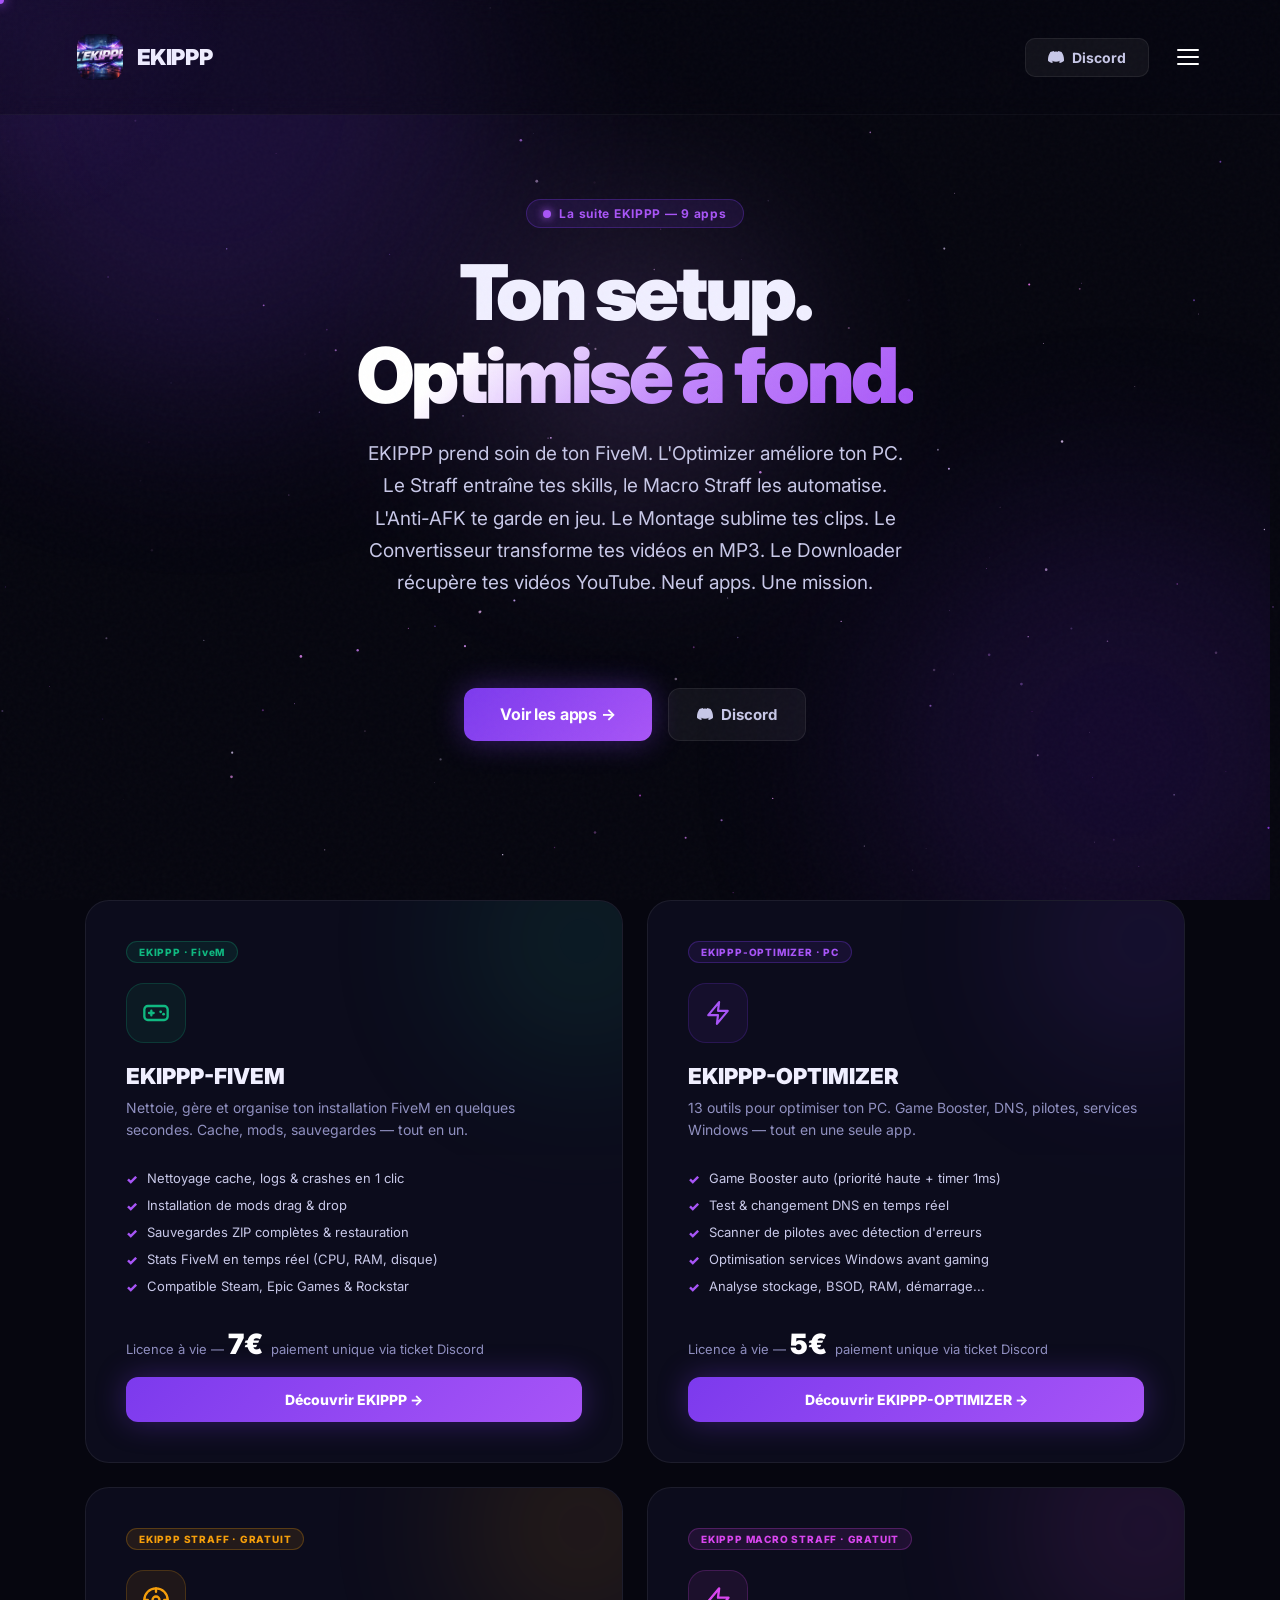
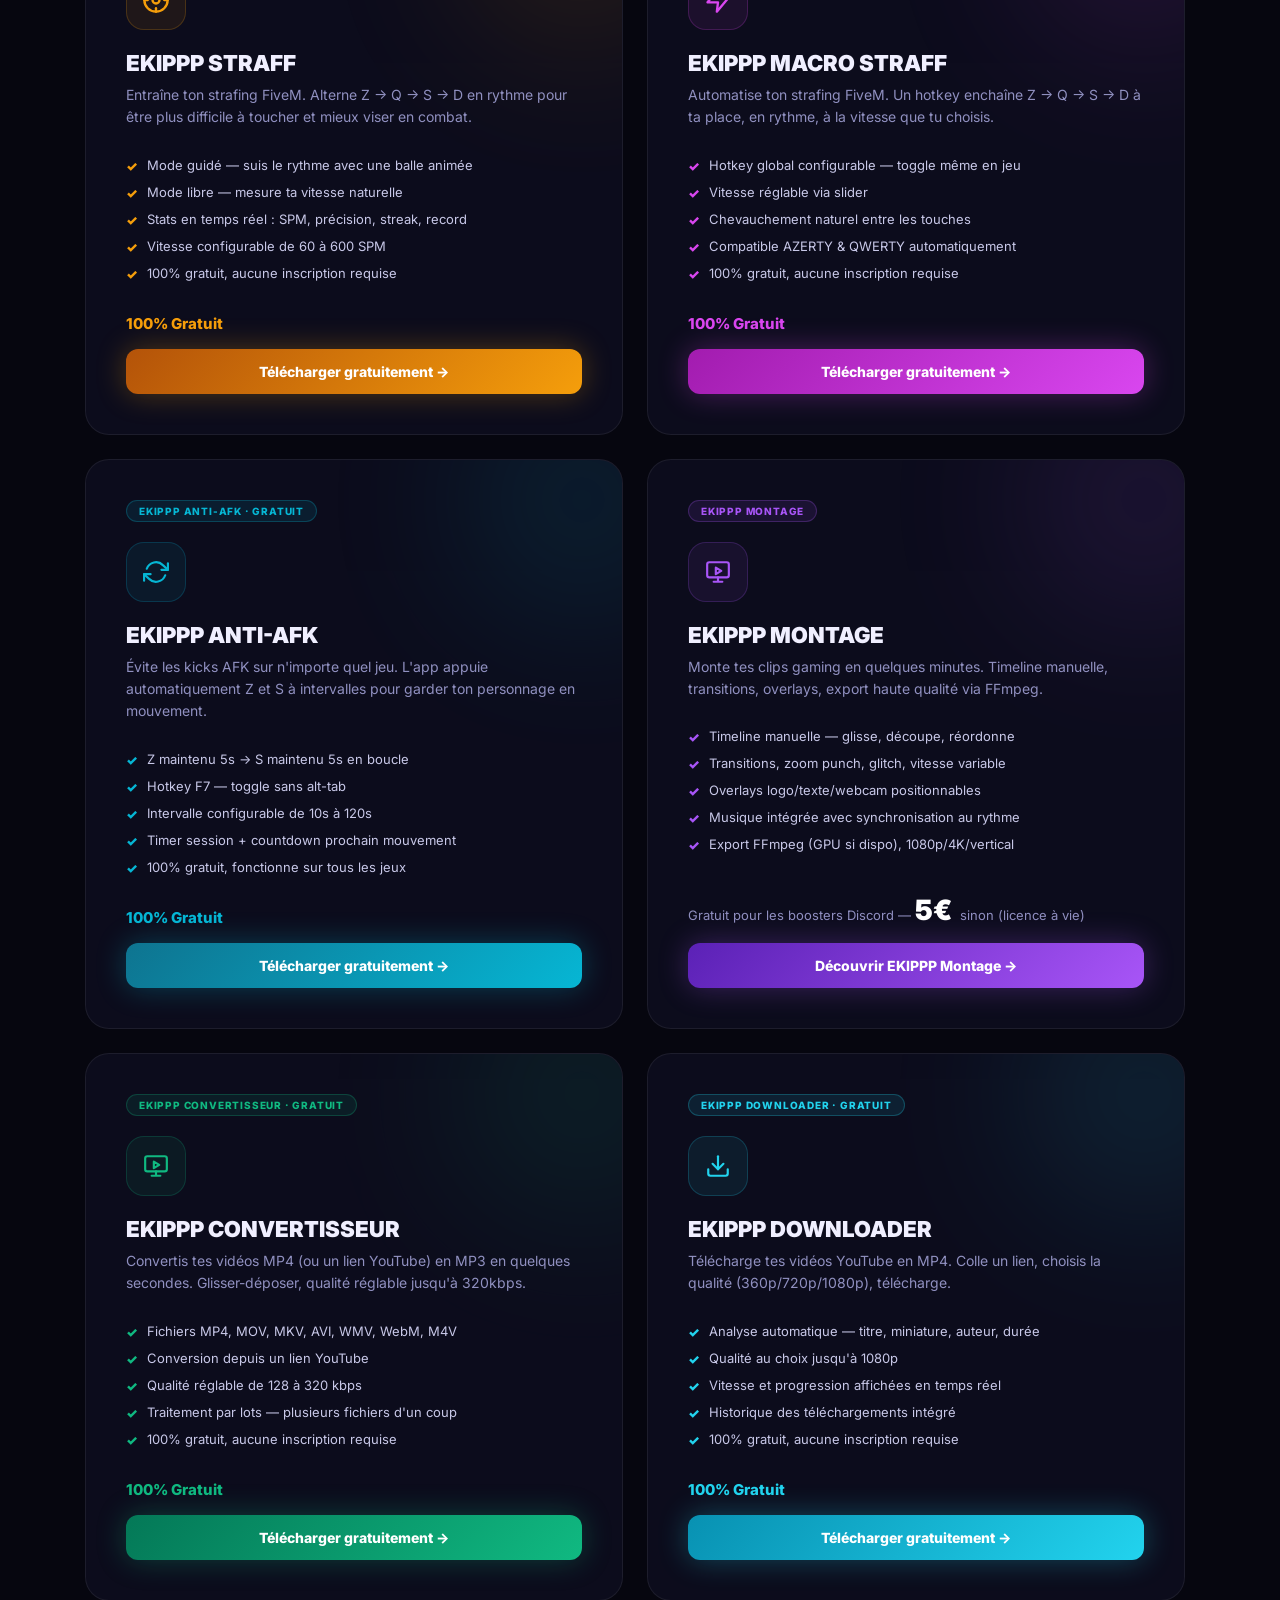
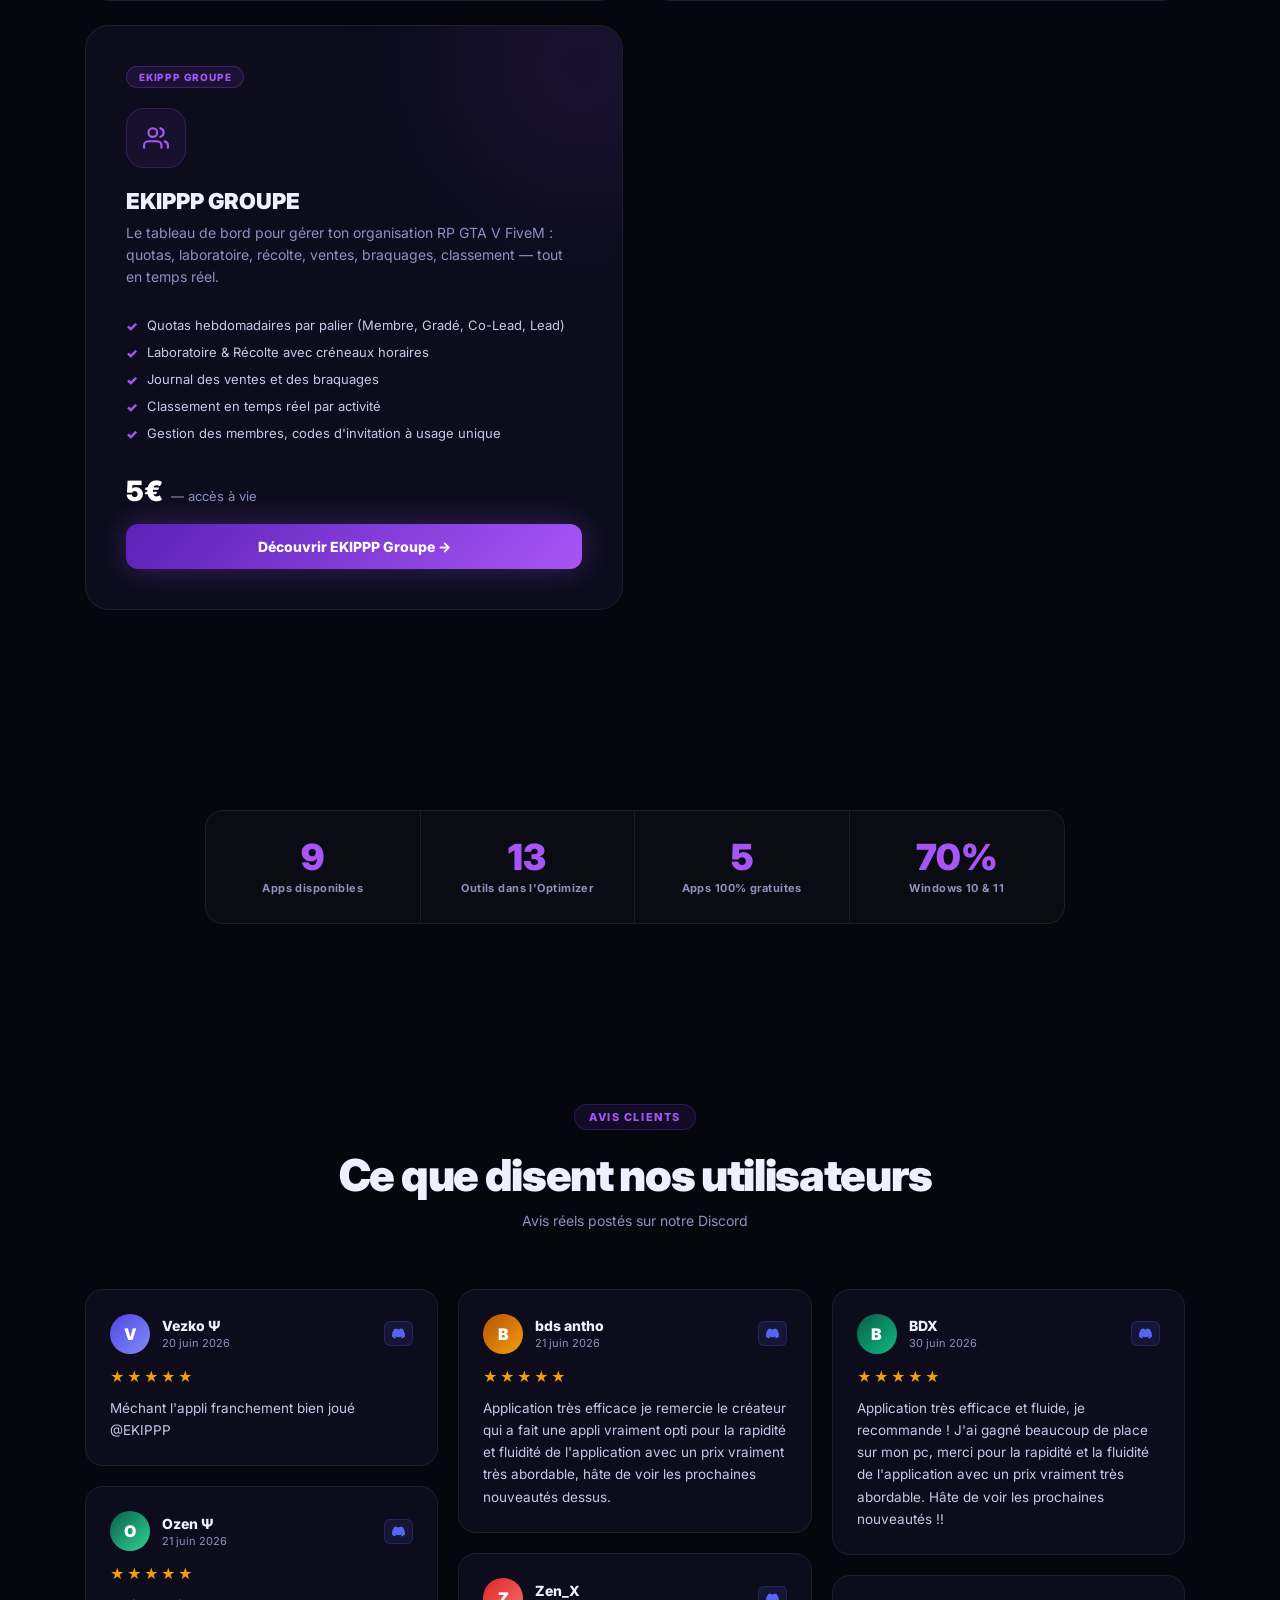
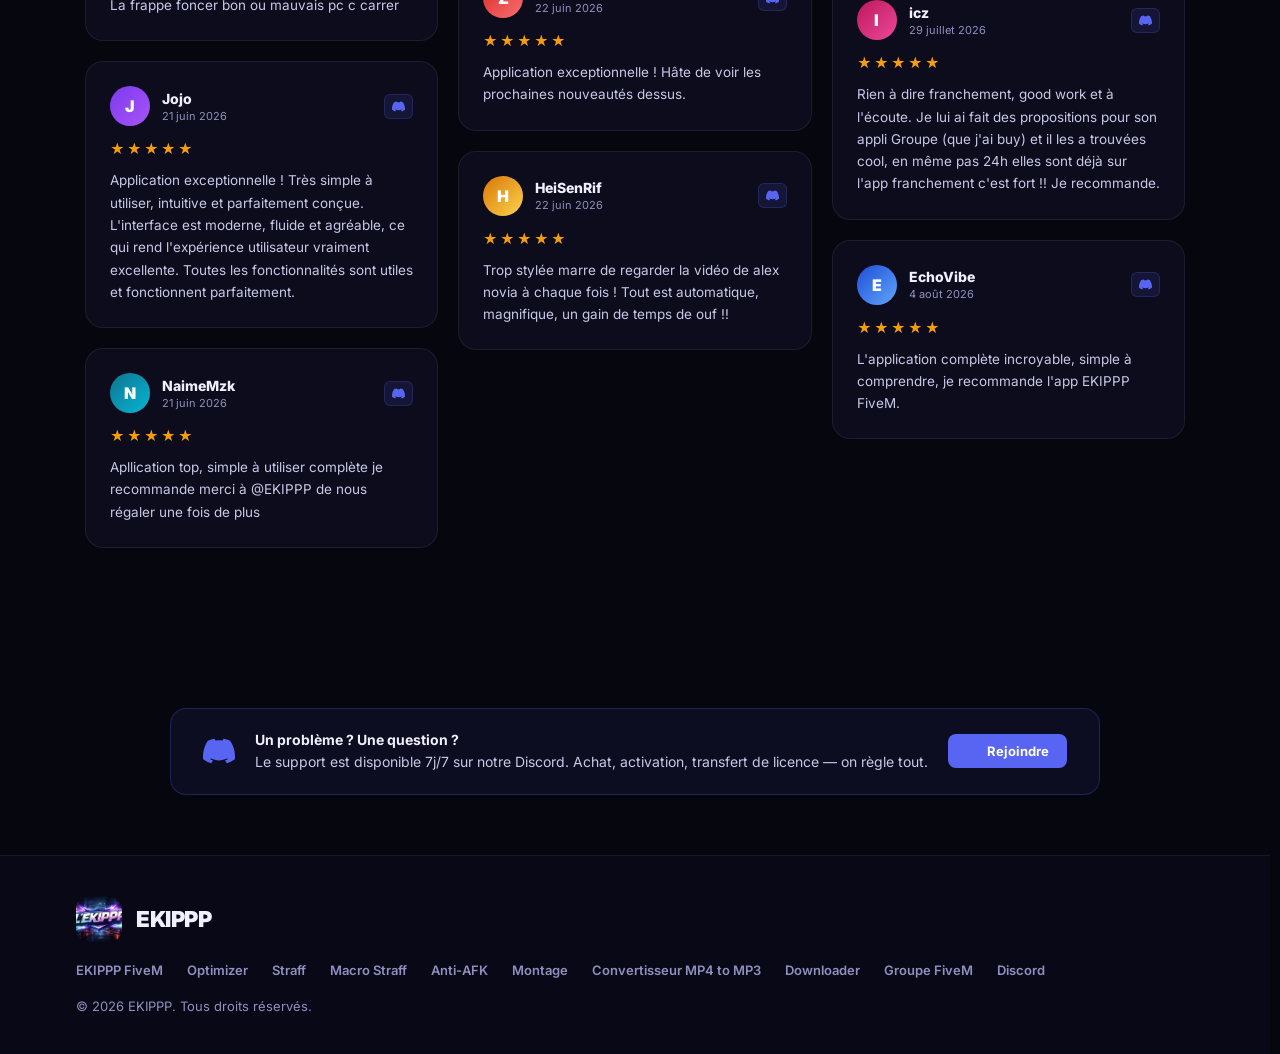
<file: index.html>
<!DOCTYPE html>
<html lang="fr">
<head>
<meta charset="UTF-8"/>
<meta name="viewport" content="width=device-width,initial-scale=1"/>
<title>EKIPPP — La suite complète pour les joueurs PC</title>
<meta name="description" content="9 apps pour les joueurs PC : EKIPPP FiveM, Optimizer, Straff, Macro Straff, Anti-AFK, Montage, Convertisseur, Downloader et Groupe FiveM. Optimise ton PC, entraîne tes skills, automatise ton straff, reste en jeu, monte tes clips, convertis et télécharge tes vidéos. à partir de gratuit, 5 apps 100% gratuites."/>
<meta name="keywords" content="EKIPPP, FiveM, optimiseur FiveM, optimizer PC, anti-afk, straff training, montage vidéo gaming, convertisseur mp4 mp3, téléchargeur youtube, jeux PC, gaming France"/>
<meta property="og:type" content="website"/>
<meta property="og:site_name" content="EKIPPP"/>
<meta property="og:title" content="EKIPPP — La suite complète pour les joueurs PC"/>
<meta property="og:description" content="9 apps pour les joueurs sérieux : EKIPPP FiveM, Optimizer, Straff, Macro Straff, Anti-AFK, Montage, Convertisseur, Downloader et Groupe FiveM. Optimise ton PC, entraîne tes skills, automatise ton straff, reste en jeu, monte tes clips, convertis et télécharge tes vidéos."/>
<meta property="og:image" content="https://ekippp-site.vercel.app/logo.png"/>
<meta property="og:url" content="https://ekippp-site.vercel.app/"/>
<meta name="twitter:card" content="summary_large_image"/>
<meta name="twitter:title" content="EKIPPP — La suite complète pour les joueurs PC"/>
<meta name="twitter:description" content="9 apps pour les joueurs sérieux : FiveM, Optimizer, Straff, Macro Straff, Anti-AFK, Montage, Convertisseur, Downloader et Groupe."/>
<meta name="twitter:image" content="https://ekippp-site.vercel.app/logo.png"/>
<meta name="theme-color" content="#7C3AED"/>
<link rel="icon" href="logo.png" type="image/png"/>
<link rel="canonical" href="https://ekippp-site.vercel.app/"/>
<link rel="preconnect" href="https://fonts.googleapis.com"/>
<link rel="preconnect" href="https://fonts.gstatic.com" crossorigin/>
<script type="application/ld+json">{"@context":"https://schema.org","@type":"WebSite","name":"EKIPPP","url":"https://ekippp-site.vercel.app","description":"Suite d'applications gaming pour joueurs PC — EKIPPP FiveM, Optimizer, Straff, Macro Straff, Anti-AFK, Montage, Convertisseur, Downloader, Groupe","publisher":{"@type":"Organization","name":"EKIPPP","url":"https://ekippp-site.vercel.app"}}</script>
<link href="https://fonts.googleapis.com/css2?family=Inter:wght@400;500;600;700;800;900&display=swap" rel="stylesheet"/>
<style>
:root{
  --bg:#06060F;--bg2:#080816;--bg3:#0C0C1C;
  --p:#7C3AED;--pl:#A855F7;--pa:#C084FC;--pd:#5B21B6;
  --t:#F0EFFF;--tm:#C8C8E8;--ts:#9090C0;
  --border:rgba(255,255,255,.07);--borderp:rgba(124,58,237,.3)
}
*{margin:0;padding:0;box-sizing:border-box}
html{scroll-behavior:smooth;overflow-y:scroll;scrollbar-gutter:stable;scrollbar-width:thin;scrollbar-color:rgba(124,58,237,.35) transparent}
body{font-family:'Inter',sans-serif;background:var(--bg);color:var(--t);overflow-x:hidden;cursor:none}
::-webkit-scrollbar{width:4px}::-webkit-scrollbar-track{background:transparent}::-webkit-scrollbar-thumb{background:rgba(124,58,237,.4);border-radius:4px}
a{text-decoration:none;color:inherit}

#cursor{position:fixed;pointer-events:none;z-index:9997;border-radius:50%;
  width:500px;height:500px;
  background:radial-gradient(circle,rgba(124,58,237,.09) 0%,transparent 65%);
  transform:translate(-50%,-50%);transition:left .18s ease,top .18s ease}
#cursor-dot{position:fixed;pointer-events:none;z-index:9999;
  width:8px;height:8px;border-radius:50%;background:var(--pl);
  transform:translate(-50%,-50%);box-shadow:0 0 12px var(--pl);
  transition:left .05s,top .05s}
body::after{content:'';position:fixed;inset:0;
  background-image:url("data:image/svg+xml,%3Csvg viewBox='0 0 256 256' xmlns='http://www.w3.org/2000/svg'%3E%3Cfilter id='n'%3E%3CfeTurbulence type='fractalNoise' baseFrequency='.9' numOctaves='4' stitchTiles='stitch'/%3E%3C/filter%3E%3Crect width='100%25' height='100%25' filter='url(%23n)' opacity='1'/%3E%3C/svg%3E");
  opacity:.025;pointer-events:none;z-index:9996}

#progress{position:fixed;top:0;left:0;height:2px;background:linear-gradient(90deg,var(--p),var(--pl));z-index:9000;width:0;transition:width .1s}

nav{position:fixed;top:0;width:100%;z-index:1000;padding:34px 6%;display:flex;align-items:center;gap:24px;background:rgba(6,6,15,.4);backdrop-filter:blur(10px);border-bottom:1px solid rgba(255,255,255,.04);transition:.3s}
nav.scrolled{background:rgba(6,6,15,.92);backdrop-filter:blur(24px);border-bottom:1px solid var(--border);padding:24px 6%}
.logo{display:flex;align-items:center;gap:14px}
nav .btn-ghost{margin-left:auto}
.logo-icon{width:46px;height:46px;border-radius:13px}
.logo-text{font-size:22px;font-weight:900;letter-spacing:-.02em}
.nav-links{display:flex;gap:20px}
.nav-links a{white-space:nowrap}
.nav-links a{font-size:14px;font-weight:700;color:#C8C8E8;transition:.2s;letter-spacing:-.01em}
.nav-links a:hover{color:#fff}
.nav-burger{display:none;flex-direction:column;gap:5px;cursor:pointer;padding:4px;background:none;border:none}
.nav-burger span{display:block;width:22px;height:2px;background:#fff;border-radius:2px;transition:.3s}
.nav-burger.open span:nth-child(1){transform:rotate(45deg) translate(5px,5px)}
.nav-burger.open span:nth-child(2){opacity:0}
.nav-burger.open span:nth-child(3){transform:rotate(-45deg) translate(5px,-5px)}
@media(max-width:1400px){.nav-links{display:none}.nav-burger{display:flex}}
.mobile-menu{display:none;position:fixed;inset:0;top:0;z-index:999;overflow-y:auto;padding:140px 20px 40px;background:rgba(6,6,15,.97);backdrop-filter:blur(20px);flex-direction:column;align-items:center;justify-content:flex-start;gap:36px}
.mobile-menu.open{display:flex}
.mobile-menu a{font-size:22px;font-weight:700;color:#fff;text-decoration:none;transition:.2s}
.mobile-menu a:hover{color:var(--pl)}
.btn{display:inline-flex;align-items:center;gap:8px;padding:10px 22px;border-radius:10px;font-family:'Inter',sans-serif;font-size:14px;font-weight:700;cursor:pointer;transition:all .25s;border:none}
.btn-primary{background:linear-gradient(135deg,var(--p),var(--pl));color:#fff;box-shadow:0 0 30px rgba(124,58,237,.4)}
.btn-primary:hover{transform:translateY(-2px);box-shadow:0 0 50px rgba(124,58,237,.6)}
.btn-ghost{background:rgba(255,255,255,.05);border:1px solid var(--border);color:var(--tm)}
.btn-ghost:hover{background:rgba(255,255,255,.08);color:var(--t)}

canvas#particles{position:fixed;inset:0;z-index:0;pointer-events:none}

/* HERO */
.hero{min-height:100vh;display:flex;flex-direction:column;align-items:center;justify-content:center;text-align:center;padding:120px 6% 80px;position:relative;z-index:1}
.hero-mesh{position:absolute;inset:0;overflow:hidden;pointer-events:none;z-index:-1}
.mesh-orb{position:absolute;border-radius:50%;filter:blur(100px);opacity:.18}
.orb1{width:600px;height:600px;background:var(--p);top:-200px;left:-100px}
.orb2{width:500px;height:500px;background:var(--pd);bottom:-100px;right:-100px}
.orb3{width:300px;height:300px;background:var(--pa);top:40%;left:50%;transform:translate(-50%,-50%)}

.badge{display:inline-flex;align-items:center;gap:8px;background:rgba(124,58,237,.12);border:1px solid rgba(124,58,237,.3);border-radius:100px;padding:6px 16px;font-size:12px;font-weight:700;color:var(--pl);letter-spacing:.06em;margin-bottom:24px;animation:hero-in .8s cubic-bezier(.23,1,.32,1) both}
.badge-dot{width:8px;height:8px;border-radius:50%;background:var(--pl);box-shadow:0 0 8px var(--pl);animation:dot-pulse 1.6s ease-in-out infinite}
@keyframes dot-pulse{0%,100%{opacity:1;transform:scale(1)}50%{opacity:.4;transform:scale(.85)}}
@keyframes hero-in{from{opacity:0;transform:translateY(20px)}to{opacity:1;transform:translateY(0)}}

.hero h1{font-size:clamp(40px,6vw,78px);font-weight:900;line-height:1.08;letter-spacing:-.04em;margin-bottom:20px;animation:hero-in .9s cubic-bezier(.23,1,.32,1) .1s both}
.grad{background:linear-gradient(135deg,#fff 20%,var(--pa) 60%,var(--pl));-webkit-background-clip:text;-webkit-text-fill-color:transparent;background-clip:text}
.hero-sub{font-size:clamp(15px,1.8vw,19px);color:var(--tm);max-width:540px;line-height:1.7;margin-bottom:48px;animation:hero-in .9s cubic-bezier(.23,1,.32,1) .2s both}

/* PRODUCTS GRID */
.products{padding:0 6% 120px;position:relative;z-index:1}
.products-grid{display:grid;grid-template-columns:1fr 1fr;gap:24px;max-width:1100px;margin:0 auto}
.prod-card{background:var(--bg3);border:1px solid var(--border);border-radius:24px;padding:40px;position:relative;overflow:hidden;display:flex;flex-direction:column;transition:all .35s cubic-bezier(.23,1,.32,1)}
.prod-card::before{content:'';position:absolute;inset:-1px;border-radius:24px;
  background:linear-gradient(135deg,rgba(124,58,237,.3),transparent 60%);
  opacity:0;transition:.35s;z-index:0}
.prod-card:hover{transform:translateY(-6px);border-color:rgba(124,58,237,.35);box-shadow:0 24px 60px rgba(0,0,0,.6),0 0 40px rgba(124,58,237,.12)}
.prod-card:hover::before{opacity:1}
.prod-card>*{position:relative;z-index:1}
.prod-glow{position:absolute;top:-80px;right:-80px;width:240px;height:240px;border-radius:50%;filter:blur(80px);opacity:.12;pointer-events:none}
.prod-badge{display:inline-flex;align-items:center;gap:6px;padding:4px 12px;border-radius:100px;font-size:10px;font-weight:800;letter-spacing:.08em;margin-bottom:20px;width:fit-content}
.prod-icon{width:60px;height:60px;border-radius:18px;display:flex;align-items:center;justify-content:center;font-size:28px;margin-bottom:20px;border:1px solid rgba(124,58,237,.2)}
.prod-name{font-size:22px;font-weight:900;margin-bottom:8px}
.prod-tagline{font-size:14px;color:var(--ts);line-height:1.6;margin-bottom:28px}
.prod-feats{list-style:none;display:flex;flex-direction:column;gap:10px;margin-bottom:32px;flex:1}
.prod-feats li{font-size:13px;color:var(--tm);display:flex;align-items:flex-start;gap:10px}
.prod-feats .ck{color:var(--pl);font-weight:900;flex-shrink:0;margin-top:1px}
.prod-price{font-size:13px;color:var(--ts);margin-bottom:16px}
.prod-price strong{font-size:28px;font-weight:900;color:#fff;margin-right:4px}
.prod-cta{display:flex;align-items:center;justify-content:center;gap:8px;padding:14px 24px;border-radius:12px;font-family:'Inter',sans-serif;font-size:14px;font-weight:800;cursor:pointer;transition:all .25s;border:none;width:100%;text-decoration:none}
.prod-cta-primary{background:linear-gradient(135deg,var(--p),var(--pl));color:#fff;box-shadow:0 0 30px rgba(124,58,237,.35)}
.prod-cta-primary:hover{transform:translateY(-2px);box-shadow:0 0 50px rgba(124,58,237,.55)}
.prod-cta-ghost{background:rgba(124,58,237,.08);border:1px solid rgba(124,58,237,.25);color:var(--pl)}
.prod-cta-ghost:hover{background:rgba(124,58,237,.16)}

/* STATS */
.home-stats{padding:80px 6%;position:relative;z-index:1}
.stats-row-home{display:grid;grid-template-columns:repeat(4,1fr);gap:0;max-width:860px;margin:0 auto;background:rgba(255,255,255,.025);border:1px solid var(--border);border-radius:18px;overflow:hidden}
.stat-h{padding:28px 20px;text-align:center;border-right:1px solid var(--border)}
.stat-h:last-child{border:none}
.stat-h-num{font-size:36px;font-weight:900;color:var(--pl);line-height:1;display:block}
.stat-h-label{font-size:11px;color:var(--ts);font-weight:700;margin-top:6px;display:block;letter-spacing:.04em}

/* DISCORD STRIP */
.discord-strip{padding:60px 6%;text-align:center;position:relative;z-index:1}
.discord-box{display:inline-flex;align-items:center;gap:20px;background:rgba(88,101,242,.08);border:1px solid rgba(88,101,242,.25);border-radius:16px;padding:20px 32px}
.discord-box svg{flex-shrink:0;color:#5865F2}
.discord-box p{font-size:14px;color:var(--tm);text-align:left;line-height:1.6}
.discord-box strong{color:var(--t)}
.discord-link{display:inline-flex;align-items:center;gap:6px;background:#5865F2;color:#fff;font-size:13px;font-weight:700;padding:9px 18px;border-radius:8px;transition:.2s;flex-shrink:0}
.discord-link:hover{background:#4752C4}

/* FOOTER */
footer{background:var(--bg2);border-top:1px solid var(--border);padding:40px 6%}
.footer-inner{display:flex;align-items:center;justify-content:space-between;flex-wrap:wrap;gap:20px}
.footer-links{display:flex;gap:24px;flex-wrap:wrap}
.footer-links a{color:var(--ts);font-size:13px;font-weight:600;transition:.2s}
.footer-links a:hover{color:var(--pl)}
.footer-copy{font-size:13px;color:var(--ts)}

.reveal{opacity:0;transform:translateY(28px);transition:all .7s cubic-bezier(.23,1,.32,1)}
.reveal.visible{opacity:1;transform:translateY(0)}
.delay-1{transition-delay:.1s}.delay-2{transition-delay:.2s}

@media(max-width:840px){
  .products-grid{grid-template-columns:1fr}
  .stats-row-home{grid-template-columns:repeat(2,1fr)}
  .stat-h:nth-child(2){border-right:none}
  .stat-h:nth-child(3){border-right:1px solid var(--border)}
  .stat-h:nth-child(3),.stat-h:nth-child(4){border-top:1px solid var(--border)}
  .nav-links{display:none}
  .nav-burger{display:flex}
  body{cursor:auto}#cursor,#cursor-dot{display:none}
  .discord-box{flex-direction:column;text-align:center}
  .discord-box p{text-align:center}
}
@media(max-width:520px){
  .stats-row-home{grid-template-columns:1fr}
  .stat-h{border-right:none!important;border-bottom:1px solid var(--border)}
  .stat-h:last-child{border-bottom:none}
}
</style>
</head>
<body>

<div id="cursor"></div>
<div id="cursor-dot"></div>
<canvas id="particles"></canvas>
<div id="progress"></div>

<nav id="nav">
  <a href="index.html" class="logo">
    <img src="logo.png" class="logo-icon" style="object-fit:cover" alt="Logo EKIPPP"/>
    <span class="logo-text">EKIPPP</span>
  </a>
  <div class="nav-links">
    <a href="index.html" style="color:var(--pl)">Accueil</a>
    <a href="ekippp.html">EKIPPP FiveM</a>
    <a href="optimizer.html">Optimizer</a>
    <a href="straff.html">Straff</a>
    <a href="macrostraff.html">Macro Straff</a>
    <a href="antifk.html">Anti-AFK</a>
    <a href="montage.html">Montage</a>
    <a href="convertisseur.html">Convertisseur MP4 to MP3</a>
    <a href="downloader.html">Downloader</a>
    <a href="groupe.html">Groupe FiveM</a>
  </div>
  <a href="https://discord.gg/YUKQRUj9Qs" target="_blank" class="btn btn-ghost">
    <svg width="16" height="16" viewBox="0 0 24 24" fill="currentColor"><path d="M20.317 4.37a19.791 19.791 0 0 0-4.885-1.515.074.074 0 0 0-.079.037c-.21.375-.444.864-.608 1.25a18.27 18.27 0 0 0-5.487 0 12.64 12.64 0 0 0-.617-1.25.077.077 0 0 0-.079-.037A19.736 19.736 0 0 0 3.677 4.37a.07.07 0 0 0-.032.027C.533 9.046-.32 13.58.099 18.057a.082.082 0 0 0 .031.057 19.9 19.9 0 0 0 5.993 3.03.078.078 0 0 0 .084-.028c.462-.63.874-1.295 1.226-1.994a.076.076 0 0 0-.041-.106 13.107 13.107 0 0 1-1.872-.892.077.077 0 0 1-.008-.128 10.2 10.2 0 0 0 .372-.292.074.074 0 0 1 .077-.01c3.928 1.793 8.18 1.793 12.062 0a.074.074 0 0 1 .078.01c.12.098.246.198.373.292a.077.077 0 0 1-.006.127 12.299 12.299 0 0 1-1.873.892.077.077 0 0 0-.041.107c.36.698.772 1.362 1.225 1.993a.076.076 0 0 0 .084.028 19.839 19.839 0 0 0 6.002-3.03.077.077 0 0 0 .032-.054c.5-5.177-.838-9.674-3.549-13.66a.061.061 0 0 0-.031-.03z"/></svg>
    Discord
  </a>
  <button class="nav-burger" id="burger" onclick="toggleMenu()" aria-label="Menu">
    <span></span><span></span><span></span>
  </button>
</nav>

<div class="mobile-menu" id="mobileMenu">
  <a href="ekippp.html" onclick="toggleMenu()">EKIPPP FiveM</a>
  <a href="optimizer.html" onclick="toggleMenu()">Optimizer</a>
  <a href="straff.html" onclick="toggleMenu()">Straff</a>
  <a href="macrostraff.html" onclick="toggleMenu()">Macro Straff</a>
  <a href="antifk.html" onclick="toggleMenu()">Anti-AFK</a>
  <a href="montage.html" onclick="toggleMenu()">Montage</a>
  <a href="convertisseur.html" onclick="toggleMenu()">Convertisseur MP4 to MP3</a>
  <a href="downloader.html" onclick="toggleMenu()">Downloader</a>
  <a href="groupe.html" onclick="toggleMenu()">Groupe FiveM</a>
  <a href="https://discord.gg/YUKQRUj9Qs" target="_blank" onclick="toggleMenu()">Discord</a>
</div>
<script>function toggleMenu(){document.getElementById('burger').classList.toggle('open');document.getElementById('mobileMenu').classList.toggle('open');}</script>

<!-- HERO -->
<section class="hero">
  <div class="hero-mesh">
    <div class="mesh-orb orb1"></div>
    <div class="mesh-orb orb2"></div>
    <div class="mesh-orb orb3"></div>
  </div>

  <div class="badge"><div class="badge-dot"></div>La suite EKIPPP — 9 apps</div>

  <h1>Ton setup.<br/><span class="grad">Optimisé à fond.</span></h1>

  <p class="hero-sub">EKIPPP prend soin de ton FiveM. L'Optimizer améliore ton PC. Le Straff entraîne tes skills, le Macro Straff les automatise. L'Anti-AFK te garde en jeu. Le Montage sublime tes clips. Le Convertisseur transforme tes vidéos en MP3. Le Downloader récupère tes vidéos YouTube. Neuf apps. Une mission.</p>

  <div style="display:flex;gap:16px;justify-content:center;flex-wrap:wrap;margin-top:40px;animation:hero-in .9s cubic-bezier(.23,1,.32,1) .3s both">
    <a href="#products" class="btn btn-primary" style="padding:16px 36px;font-size:16px;font-weight:700;border-radius:12px;letter-spacing:-.01em">Voir les apps →</a>
    <a href="https://discord.gg/YUKQRUj9Qs" target="_blank" class="btn btn-ghost" style="padding:16px 28px;font-size:15px;border-radius:12px;display:inline-flex;align-items:center;gap:8px">
      <svg width="16" height="16" viewBox="0 0 24 24" fill="currentColor"><path d="M20.317 4.37a19.791 19.791 0 0 0-4.885-1.515.074.074 0 0 0-.079.037c-.21.375-.444.864-.608 1.25a18.27 18.27 0 0 0-5.487 0 12.64 12.64 0 0 0-.617-1.25.077.077 0 0 0-.079-.037A19.736 19.736 0 0 0 3.677 4.37a.07.07 0 0 0-.032.027C.533 9.046-.32 13.58.099 18.057a.082.082 0 0 0 .031.057 19.9 19.9 0 0 0 5.993 3.03.078.078 0 0 0 .084-.028c.462-.63.874-1.295 1.226-1.994a.076.076 0 0 0-.041-.106 13.107 13.107 0 0 1-1.872-.892.077.077 0 0 1-.008-.128 10.2 10.2 0 0 0 .372-.292.074.074 0 0 1 .077-.01c3.928 1.793 8.18 1.793 12.062 0a.074.074 0 0 1 .078.01c.12.098.246.198.373.292a.077.077 0 0 1-.006.127 12.299 12.299 0 0 1-1.873.892.077.077 0 0 0-.041.107c.36.698.772 1.362 1.225 1.993a.076.076 0 0 0 .084.028 19.839 19.839 0 0 0 6.002-3.03.077.077 0 0 0 .032-.054c.5-5.177-.838-9.674-3.549-13.66a.061.061 0 0 0-.031-.03z"/></svg>
      Discord
    </a>
  </div>
</section>

<!-- PRODUCTS -->
<section id="products" class="products">
  <div class="products-grid">

    <!-- EKIPPP FiveM -->
    <div class="prod-card reveal">
      <div class="prod-glow" style="background:#10B981"></div>
      <div class="prod-badge" style="background:rgba(16,185,129,.1);border:1px solid rgba(16,185,129,.25);color:#10B981">EKIPPP · FiveM</div>
      <div class="prod-icon" style="background:rgba(16,185,129,.08);border-color:rgba(16,185,129,.2)"><svg width="28" height="28" viewBox="0 0 24 24" fill="none" stroke="#10B981" stroke-width="2" stroke-linecap="round" stroke-linejoin="round"><rect x="2" y="6" width="20" height="12" rx="3"/><path d="M6 12h4m-2-2v4"/><circle cx="16" cy="11" r="1.2" fill="#10B981" stroke="none"/><circle cx="18.5" cy="13" r="1.2" fill="#10B981" stroke="none"/></svg></div>
      <div class="prod-name">EKIPPP-FIVEM</div>
      <div class="prod-tagline">Nettoie, gère et organise ton installation FiveM en quelques secondes. Cache, mods, sauvegardes — tout en un.</div>
      <ul class="prod-feats">
        <li><span class="ck">✓</span>Nettoyage cache, logs & crashes en 1 clic</li>
        <li><span class="ck">✓</span>Installation de mods drag & drop</li>
        <li><span class="ck">✓</span>Sauvegardes ZIP complètes & restauration</li>
        <li><span class="ck">✓</span>Stats FiveM en temps réel (CPU, RAM, disque)</li>
        <li><span class="ck">✓</span>Compatible Steam, Epic Games & Rockstar</li>
      </ul>
      <div class="prod-price">Licence à vie — <strong>7€</strong> paiement unique via ticket Discord</div>
      <a href="ekippp.html" class="prod-cta prod-cta-primary">Découvrir EKIPPP →</a>
    </div>

    <!-- EKIPPP-OPTIMIZER -->
    <div class="prod-card reveal delay-2">
      <div class="prod-glow" style="background:var(--p)"></div>
      <div class="prod-badge" style="background:rgba(124,58,237,.1);border:1px solid rgba(124,58,237,.3);color:var(--pl)">EKIPPP-OPTIMIZER · PC</div>
      <div class="prod-icon" style="background:rgba(124,58,237,.08);border-color:rgba(124,58,237,.2)"><svg width="26" height="26" viewBox="0 0 24 24" fill="none" stroke="#A855F7" stroke-width="2" stroke-linecap="round" stroke-linejoin="round"><polygon points="13 2 3 14 12 14 11 22 21 10 12 10 13 2"/></svg></div>
      <div class="prod-name">EKIPPP-OPTIMIZER</div>
      <div class="prod-tagline">13 outils pour optimiser ton PC. Game Booster, DNS, pilotes, services Windows — tout en une seule app.</div>
      <ul class="prod-feats">
        <li><span class="ck">✓</span>Game Booster auto (priorité haute + timer 1ms)</li>
        <li><span class="ck">✓</span>Test & changement DNS en temps réel</li>
        <li><span class="ck">✓</span>Scanner de pilotes avec détection d'erreurs</li>
        <li><span class="ck">✓</span>Optimisation services Windows avant gaming</li>
        <li><span class="ck">✓</span>Analyse stockage, BSOD, RAM, démarrage...</li>
      </ul>
      <div class="prod-price">Licence à vie — <strong>5€</strong> paiement unique via ticket Discord</div>
      <a href="optimizer.html" class="prod-cta prod-cta-primary">Découvrir EKIPPP-OPTIMIZER →</a>
    </div>

    <!-- EKIPPP STRAFF -->
    <div class="prod-card reveal delay-1">
      <div class="prod-glow" style="background:#F59E0B"></div>
      <div class="prod-badge" style="background:rgba(245,158,11,.1);border:1px solid rgba(245,158,11,.25);color:#F59E0B">EKIPPP STRAFF · GRATUIT</div>
      <div class="prod-icon" style="background:rgba(245,158,11,.08);border-color:rgba(245,158,11,.2)"><svg width="28" height="28" viewBox="0 0 24 24" fill="none" stroke="#F59E0B" stroke-width="2" stroke-linecap="round" stroke-linejoin="round"><circle cx="12" cy="12" r="10"/><circle cx="12" cy="12" r="3"/><line x1="12" y1="2" x2="12" y2="5"/><line x1="12" y1="19" x2="12" y2="22"/><line x1="2" y1="12" x2="5" y2="12"/><line x1="19" y1="12" x2="22" y2="12"/></svg></div>
      <div class="prod-name">EKIPPP STRAFF</div>
      <div class="prod-tagline">Entraîne ton strafing FiveM. Alterne Z → Q → S → D en rythme pour être plus difficile à toucher et mieux viser en combat.</div>
      <ul class="prod-feats">
        <li><span class="ck" style="color:#F59E0B">✓</span>Mode guidé — suis le rythme avec une balle animée</li>
        <li><span class="ck" style="color:#F59E0B">✓</span>Mode libre — mesure ta vitesse naturelle</li>
        <li><span class="ck" style="color:#F59E0B">✓</span>Stats en temps réel : SPM, précision, streak, record</li>
        <li><span class="ck" style="color:#F59E0B">✓</span>Vitesse configurable de 60 à 600 SPM</li>
        <li><span class="ck" style="color:#F59E0B">✓</span>100% gratuit, aucune inscription requise</li>
      </ul>
      <div class="prod-price" style="color:#F59E0B;font-size:15px;font-weight:800">100% Gratuit</div>
      <a href="straff.html" class="prod-cta" style="background:linear-gradient(135deg,#B45309,#F59E0B);color:#fff;box-shadow:0 0 30px rgba(245,158,11,.3)">Télécharger gratuitement →</a>
    </div>

    <!-- EKIPPP MACRO STRAFF -->
    <div class="prod-card reveal delay-3">
      <div class="prod-glow" style="background:#D946EF"></div>
      <div class="prod-badge" style="background:rgba(217,70,239,.1);border:1px solid rgba(217,70,239,.25);color:#D946EF">EKIPPP MACRO STRAFF · GRATUIT</div>
      <div class="prod-icon" style="background:rgba(217,70,239,.08);border-color:rgba(217,70,239,.2)"><svg width="28" height="28" viewBox="0 0 24 24" fill="none" stroke="#D946EF" stroke-width="2" stroke-linecap="round" stroke-linejoin="round"><path d="M13 2 3 14h9l-1 8 10-12h-9l1-8z"/></svg></div>
      <div class="prod-name">EKIPPP MACRO STRAFF</div>
      <div class="prod-tagline">Automatise ton strafing FiveM. Un hotkey enchaîne Z → Q → S → D à ta place, en rythme, à la vitesse que tu choisis.</div>
      <ul class="prod-feats">
        <li><span class="ck" style="color:#D946EF">✓</span>Hotkey global configurable — toggle même en jeu</li>
        <li><span class="ck" style="color:#D946EF">✓</span>Vitesse réglable via slider</li>
        <li><span class="ck" style="color:#D946EF">✓</span>Chevauchement naturel entre les touches</li>
        <li><span class="ck" style="color:#D946EF">✓</span>Compatible AZERTY & QWERTY automatiquement</li>
        <li><span class="ck" style="color:#D946EF">✓</span>100% gratuit, aucune inscription requise</li>
      </ul>
      <div class="prod-price" style="color:#D946EF;font-size:15px;font-weight:800">100% Gratuit</div>
      <a href="macrostraff.html" class="prod-cta" style="background:linear-gradient(135deg,#A21CAF,#D946EF);color:#fff;box-shadow:0 0 30px rgba(217,70,239,.3)">Télécharger gratuitement →</a>
    </div>

    <!-- EKIPPP ANTI-AFK -->
    <div class="prod-card reveal delay-2">
      <div class="prod-glow" style="background:#06B6D4"></div>
      <div class="prod-badge" style="background:rgba(6,182,212,.1);border:1px solid rgba(6,182,212,.25);color:#06B6D4">EKIPPP ANTI-AFK · GRATUIT</div>
      <div class="prod-icon" style="background:rgba(6,182,212,.08);border-color:rgba(6,182,212,.2)"><svg width="26" height="26" viewBox="0 0 24 24" fill="none" stroke="#06B6D4" stroke-width="2" stroke-linecap="round" stroke-linejoin="round"><path d="M23 4v6h-6"/><path d="M1 20v-6h6"/><path d="M3.51 9a9 9 0 0114.85-3.36L23 10M1 14l4.64 4.36A9 9 0 0020.49 15"/></svg></div>
      <div class="prod-name">EKIPPP ANTI-AFK</div>
      <div class="prod-tagline">Évite les kicks AFK sur n'importe quel jeu. L'app appuie automatiquement Z et S à intervalles pour garder ton personnage en mouvement.</div>
      <ul class="prod-feats">
        <li><span class="ck" style="color:#06B6D4">✓</span>Z maintenu 5s → S maintenu 5s en boucle</li>
        <li><span class="ck" style="color:#06B6D4">✓</span>Hotkey F7 — toggle sans alt-tab</li>
        <li><span class="ck" style="color:#06B6D4">✓</span>Intervalle configurable de 10s à 120s</li>
        <li><span class="ck" style="color:#06B6D4">✓</span>Timer session + countdown prochain mouvement</li>
        <li><span class="ck" style="color:#06B6D4">✓</span>100% gratuit, fonctionne sur tous les jeux</li>
      </ul>
      <div class="prod-price" style="color:#06B6D4;font-size:15px;font-weight:800">100% Gratuit</div>
      <a href="antifk.html" class="prod-cta" style="background:linear-gradient(135deg,#0E7490,#06B6D4);color:#fff;box-shadow:0 0 30px rgba(6,182,212,.3)">Télécharger gratuitement →</a>
    </div>

    <!-- EKIPPP MONTAGE -->
    <div class="prod-card reveal delay-3">
      <div class="prod-glow" style="background:#A855F7"></div>
      <div class="prod-badge" style="background:rgba(168,85,247,.1);border:1px solid rgba(168,85,247,.25);color:#A855F7">EKIPPP MONTAGE</div>
      <div class="prod-icon" style="background:rgba(168,85,247,.08);border-color:rgba(168,85,247,.2)"><svg width="26" height="26" viewBox="0 0 24 24" fill="none" stroke="#A855F7" stroke-width="2" stroke-linecap="round" stroke-linejoin="round"><rect x="2" y="3" width="20" height="14" rx="2"/><path d="M8 21h8M12 17v4"/><path d="M10 8l5 3-5 3V8z"/></svg></div>
      <div class="prod-name">EKIPPP MONTAGE</div>
      <div class="prod-tagline">Monte tes clips gaming en quelques minutes. Timeline manuelle, transitions, overlays, export haute qualité via FFmpeg.</div>
      <ul class="prod-feats">
        <li><span class="ck" style="color:#A855F7">✓</span>Timeline manuelle — glisse, découpe, réordonne</li>
        <li><span class="ck" style="color:#A855F7">✓</span>Transitions, zoom punch, glitch, vitesse variable</li>
        <li><span class="ck" style="color:#A855F7">✓</span>Overlays logo/texte/webcam positionnables</li>
        <li><span class="ck" style="color:#A855F7">✓</span>Musique intégrée avec synchronisation au rythme</li>
        <li><span class="ck" style="color:#A855F7">✓</span>Export FFmpeg (GPU si dispo), 1080p/4K/vertical</li>
      </ul>
      <div class="prod-price">Gratuit pour les boosters Discord — <strong>5€</strong> sinon (licence à vie)</div>
      <a href="montage.html" class="prod-cta" style="background:linear-gradient(135deg,#5B21B6,#A855F7);color:#fff;box-shadow:0 0 30px rgba(168,85,247,.3)">Découvrir EKIPPP Montage →</a>
    </div>

    <!-- EKIPPP CONVERTISSEUR -->
    <div class="prod-card reveal delay-1">
      <div class="prod-glow" style="background:#10B981"></div>
      <div class="prod-badge" style="background:rgba(16,185,129,.1);border:1px solid rgba(16,185,129,.25);color:#10B981">EKIPPP CONVERTISSEUR · GRATUIT</div>
      <div class="prod-icon" style="background:rgba(16,185,129,.08);border-color:rgba(16,185,129,.2)"><svg width="26" height="26" viewBox="0 0 24 24" fill="none" stroke="#10B981" stroke-width="2" stroke-linecap="round" stroke-linejoin="round"><rect x="2" y="3" width="20" height="14" rx="2"/><path d="M8 21h8M12 17v4"/><path d="M10 8l5 3-5 3V8z"/></svg></div>
      <div class="prod-name">EKIPPP CONVERTISSEUR</div>
      <div class="prod-tagline">Convertis tes vidéos MP4 (ou un lien YouTube) en MP3 en quelques secondes. Glisser-déposer, qualité réglable jusqu'à 320kbps.</div>
      <ul class="prod-feats">
        <li><span class="ck" style="color:#10B981">✓</span>Fichiers MP4, MOV, MKV, AVI, WMV, WebM, M4V</li>
        <li><span class="ck" style="color:#10B981">✓</span>Conversion depuis un lien YouTube</li>
        <li><span class="ck" style="color:#10B981">✓</span>Qualité réglable de 128 à 320 kbps</li>
        <li><span class="ck" style="color:#10B981">✓</span>Traitement par lots — plusieurs fichiers d'un coup</li>
        <li><span class="ck" style="color:#10B981">✓</span>100% gratuit, aucune inscription requise</li>
      </ul>
      <div class="prod-price" style="color:#10B981;font-size:15px;font-weight:800">100% Gratuit</div>
      <a href="convertisseur.html" class="prod-cta" style="background:linear-gradient(135deg,#047857,#10B981);color:#fff;box-shadow:0 0 30px rgba(16,185,129,.3)">Télécharger gratuitement →</a>
    </div>

    <!-- EKIPPP DOWNLOADER -->
    <div class="prod-card reveal delay-3">
      <div class="prod-glow" style="background:#22D3EE"></div>
      <div class="prod-badge" style="background:rgba(34,211,238,.1);border:1px solid rgba(34,211,238,.25);color:#22D3EE">EKIPPP DOWNLOADER · GRATUIT</div>
      <div class="prod-icon" style="background:rgba(34,211,238,.08);border-color:rgba(34,211,238,.2)"><svg width="26" height="26" viewBox="0 0 24 24" fill="none" stroke="#22D3EE" stroke-width="2" stroke-linecap="round" stroke-linejoin="round"><path d="M21 15v4a2 2 0 0 1-2 2H5a2 2 0 0 1-2-2v-4"/><polyline points="7 10 12 15 17 10"/><line x1="12" y1="15" x2="12" y2="3"/></svg></div>
      <div class="prod-name">EKIPPP DOWNLOADER</div>
      <div class="prod-tagline">Télécharge tes vidéos YouTube en MP4. Colle un lien, choisis la qualité (360p/720p/1080p), télécharge.</div>
      <ul class="prod-feats">
        <li><span class="ck" style="color:#22D3EE">✓</span>Analyse automatique — titre, miniature, auteur, durée</li>
        <li><span class="ck" style="color:#22D3EE">✓</span>Qualité au choix jusqu'à 1080p</li>
        <li><span class="ck" style="color:#22D3EE">✓</span>Vitesse et progression affichées en temps réel</li>
        <li><span class="ck" style="color:#22D3EE">✓</span>Historique des téléchargements intégré</li>
        <li><span class="ck" style="color:#22D3EE">✓</span>100% gratuit, aucune inscription requise</li>
      </ul>
      <div class="prod-price" style="color:#22D3EE;font-size:15px;font-weight:800">100% Gratuit</div>
      <a href="downloader.html" class="prod-cta" style="background:linear-gradient(135deg,#0891B2,#22D3EE);color:#fff;box-shadow:0 0 30px rgba(34,211,238,.3)">Télécharger gratuitement →</a>
    </div>

    <!-- EKIPPP GROUPE -->
    <div class="prod-card reveal delay-2">
      <div class="prod-glow" style="background:#A855F7"></div>
      <div class="prod-badge" style="background:rgba(168,85,247,.1);border:1px solid rgba(168,85,247,.25);color:#A855F7">EKIPPP GROUPE</div>
      <div class="prod-icon" style="background:rgba(168,85,247,.08);border-color:rgba(168,85,247,.2)"><svg width="26" height="26" viewBox="0 0 24 24" fill="none" stroke="#A855F7" stroke-width="2" stroke-linecap="round" stroke-linejoin="round"><path d="M17 21v-2a4 4 0 0 0-4-4H5a4 4 0 0 0-4 4v2"/><circle cx="9" cy="7" r="4"/><path d="M23 21v-2a4 4 0 0 0-3-3.87"/><path d="M16 3.13a4 4 0 0 1 0 7.75"/></svg></div>
      <div class="prod-name">EKIPPP GROUPE</div>
      <div class="prod-tagline">Le tableau de bord pour gérer ton organisation RP GTA V FiveM : quotas, laboratoire, récolte, ventes, braquages, classement — tout en temps réel.</div>
      <ul class="prod-feats">
        <li><span class="ck" style="color:#A855F7">✓</span>Quotas hebdomadaires par palier (Membre, Gradé, Co-Lead, Lead)</li>
        <li><span class="ck" style="color:#A855F7">✓</span>Laboratoire & Récolte avec créneaux horaires</li>
        <li><span class="ck" style="color:#A855F7">✓</span>Journal des ventes et des braquages</li>
        <li><span class="ck" style="color:#A855F7">✓</span>Classement en temps réel par activité</li>
        <li><span class="ck" style="color:#A855F7">✓</span>Gestion des membres, codes d'invitation à usage unique</li>
      </ul>
      <div class="prod-price"><strong>5€</strong> — accès à vie</div>
      <a href="groupe.html" class="prod-cta" style="background:linear-gradient(135deg,#5B21B6,#A855F7);color:#fff;box-shadow:0 0 30px rgba(168,85,247,.3)">Découvrir EKIPPP Groupe →</a>
    </div>

  </div>
</section>

<!-- STATS -->
<section class="home-stats reveal">
  <div class="stats-row-home">
    <div class="stat-h">
      <span class="stat-h-num" data-count="9" data-suffix="">0</span>
      <span class="stat-h-label">Apps disponibles</span>
    </div>
    <div class="stat-h">
      <span class="stat-h-num" data-count="13" data-suffix="">0</span>
      <span class="stat-h-label">Outils dans l'Optimizer</span>
    </div>
    <div class="stat-h">
      <span class="stat-h-num" data-count="5" data-suffix="">0</span>
      <span class="stat-h-label">Apps 100% gratuites</span>
    </div>
    <div class="stat-h">
      <span class="stat-h-num" data-count="100" data-suffix="%">0%</span>
      <span class="stat-h-label">Windows 10 & 11</span>
    </div>
  </div>
</section>

<!-- REVIEWS -->
<section class="reviews-section">
  <div class="reviews-head reveal">
    <div class="section-tag-r">AVIS CLIENTS</div>
    <h2 class="reviews-title">Ce que disent nos utilisateurs</h2>
    <p class="reviews-sub">Avis réels postés sur notre Discord</p>
  </div>
  <div class="reviews-grid">

    <div class="review-card reveal">
      <div class="review-top">
        <div class="review-avatar" style="background:linear-gradient(135deg,#4F46E5,#818CF8)">V</div>
        <div>
          <div class="review-name">Vezko Ψ</div>
          <div class="review-date">20 juin 2026</div>
        </div>
        <div class="review-discord-badge">
          <svg width="13" height="13" viewBox="0 0 24 24" fill="#5865F2"><path d="M20.317 4.37a19.791 19.791 0 0 0-4.885-1.515.074.074 0 0 0-.079.037c-.21.375-.444.864-.608 1.25a18.27 18.27 0 0 0-5.487 0 12.64 12.64 0 0 0-.617-1.25.077.077 0 0 0-.079-.037A19.736 19.736 0 0 0 3.677 4.37a.07.07 0 0 0-.032.027C.533 9.046-.32 13.58.099 18.057a.082.082 0 0 0 .031.057 19.9 19.9 0 0 0 5.993 3.03.078.078 0 0 0 .084-.028c.462-.63.874-1.295 1.226-1.994a.076.076 0 0 0-.041-.106 13.107 13.107 0 0 1-1.872-.892.077.077 0 0 1-.008-.128 10.2 10.2 0 0 0 .372-.292.074.074 0 0 1 .077-.01c3.928 1.793 8.18 1.793 12.062 0a.074.074 0 0 1 .078.01c.12.098.246.198.373.292a.077.077 0 0 1-.006.127 12.299 12.299 0 0 1-1.873.892.077.077 0 0 0-.041.107c.36.698.772 1.362 1.225 1.993a.076.076 0 0 0 .084.028 19.839 19.839 0 0 0 6.002-3.03.077.077 0 0 0 .032-.054c.5-5.177-.838-9.674-3.549-13.66a.061.061 0 0 0-.031-.03z"/></svg>
        </div>
      </div>
      <div class="review-stars">★★★★★</div>
      <p class="review-text">Méchant l'appli franchement bien joué @EKIPPP</p>
    </div>

    <div class="review-card reveal delay-1">
      <div class="review-top">
        <div class="review-avatar" style="background:linear-gradient(135deg,#065F46,#34D399)">O</div>
        <div>
          <div class="review-name">Ozen Ψ</div>
          <div class="review-date">21 juin 2026</div>
        </div>
        <div class="review-discord-badge">
          <svg width="13" height="13" viewBox="0 0 24 24" fill="#5865F2"><path d="M20.317 4.37a19.791 19.791 0 0 0-4.885-1.515.074.074 0 0 0-.079.037c-.21.375-.444.864-.608 1.25a18.27 18.27 0 0 0-5.487 0 12.64 12.64 0 0 0-.617-1.25.077.077 0 0 0-.079-.037A19.736 19.736 0 0 0 3.677 4.37a.07.07 0 0 0-.032.027C.533 9.046-.32 13.58.099 18.057a.082.082 0 0 0 .031.057 19.9 19.9 0 0 0 5.993 3.03.078.078 0 0 0 .084-.028c.462-.63.874-1.295 1.226-1.994a.076.076 0 0 0-.041-.106 13.107 13.107 0 0 1-1.872-.892.077.077 0 0 1-.008-.128 10.2 10.2 0 0 0 .372-.292.074.074 0 0 1 .077-.01c3.928 1.793 8.18 1.793 12.062 0a.074.074 0 0 1 .078.01c.12.098.246.198.373.292a.077.077 0 0 1-.006.127 12.299 12.299 0 0 1-1.873.892.077.077 0 0 0-.041.107c.36.698.772 1.362 1.225 1.993a.076.076 0 0 0 .084.028 19.839 19.839 0 0 0 6.002-3.03.077.077 0 0 0 .032-.054c.5-5.177-.838-9.674-3.549-13.66a.061.061 0 0 0-.031-.03z"/></svg>
        </div>
      </div>
      <div class="review-stars">★★★★★</div>
      <p class="review-text">La frappe foncer bon ou mauvais pc c carrer</p>
    </div>

    <div class="review-card reveal delay-2">
      <div class="review-top">
        <div class="review-avatar" style="background:linear-gradient(135deg,#7C3AED,#A855F7)">J</div>
        <div>
          <div class="review-name">Jojo</div>
          <div class="review-date">21 juin 2026</div>
        </div>
        <div class="review-discord-badge">
          <svg width="13" height="13" viewBox="0 0 24 24" fill="#5865F2"><path d="M20.317 4.37a19.791 19.791 0 0 0-4.885-1.515.074.074 0 0 0-.079.037c-.21.375-.444.864-.608 1.25a18.27 18.27 0 0 0-5.487 0 12.64 12.64 0 0 0-.617-1.25.077.077 0 0 0-.079-.037A19.736 19.736 0 0 0 3.677 4.37a.07.07 0 0 0-.032.027C.533 9.046-.32 13.58.099 18.057a.082.082 0 0 0 .031.057 19.9 19.9 0 0 0 5.993 3.03.078.078 0 0 0 .084-.028c.462-.63.874-1.295 1.226-1.994a.076.076 0 0 0-.041-.106 13.107 13.107 0 0 1-1.872-.892.077.077 0 0 1-.008-.128 10.2 10.2 0 0 0 .372-.292.074.074 0 0 1 .077-.01c3.928 1.793 8.18 1.793 12.062 0a.074.074 0 0 1 .078.01c.12.098.246.198.373.292a.077.077 0 0 1-.006.127 12.299 12.299 0 0 1-1.873.892.077.077 0 0 0-.041.107c.36.698.772 1.362 1.225 1.993a.076.076 0 0 0 .084.028 19.839 19.839 0 0 0 6.002-3.03.077.077 0 0 0 .032-.054c.5-5.177-.838-9.674-3.549-13.66a.061.061 0 0 0-.031-.03z"/></svg>
        </div>
      </div>
      <div class="review-stars">★★★★★</div>
      <p class="review-text">Application exceptionnelle ! Très simple à utiliser, intuitive et parfaitement conçue. L'interface est moderne, fluide et agréable, ce qui rend l'expérience utilisateur vraiment excellente. Toutes les fonctionnalités sont utiles et fonctionnent parfaitement.</p>
    </div>

    <div class="review-card reveal delay-1">
      <div class="review-top">
        <div class="review-avatar" style="background:linear-gradient(135deg,#0E7490,#06B6D4)">N</div>
        <div>
          <div class="review-name">NaimeMzk</div>
          <div class="review-date">21 juin 2026</div>
        </div>
        <div class="review-discord-badge">
          <svg width="13" height="13" viewBox="0 0 24 24" fill="#5865F2"><path d="M20.317 4.37a19.791 19.791 0 0 0-4.885-1.515.074.074 0 0 0-.079.037c-.21.375-.444.864-.608 1.25a18.27 18.27 0 0 0-5.487 0 12.64 12.64 0 0 0-.617-1.25.077.077 0 0 0-.079-.037A19.736 19.736 0 0 0 3.677 4.37a.07.07 0 0 0-.032.027C.533 9.046-.32 13.58.099 18.057a.082.082 0 0 0 .031.057 19.9 19.9 0 0 0 5.993 3.03.078.078 0 0 0 .084-.028c.462-.63.874-1.295 1.226-1.994a.076.076 0 0 0-.041-.106 13.107 13.107 0 0 1-1.872-.892.077.077 0 0 1-.008-.128 10.2 10.2 0 0 0 .372-.292.074.074 0 0 1 .077-.01c3.928 1.793 8.18 1.793 12.062 0a.074.074 0 0 1 .078.01c.12.098.246.198.373.292a.077.077 0 0 1-.006.127 12.299 12.299 0 0 1-1.873.892.077.077 0 0 0-.041.107c.36.698.772 1.362 1.225 1.993a.076.076 0 0 0 .084.028 19.839 19.839 0 0 0 6.002-3.03.077.077 0 0 0 .032-.054c.5-5.177-.838-9.674-3.549-13.66a.061.061 0 0 0-.031-.03z"/></svg>
        </div>
      </div>
      <div class="review-stars">★★★★★</div>
      <p class="review-text">Apllication top, simple à utiliser complète je recommande merci à @EKIPPP de nous régaler une fois de plus</p>
    </div>

    <div class="review-card reveal delay-2">
      <div class="review-top">
        <div class="review-avatar" style="background:linear-gradient(135deg,#B45309,#F59E0B)">B</div>
        <div>
          <div class="review-name">bds antho</div>
          <div class="review-date">21 juin 2026</div>
        </div>
        <div class="review-discord-badge">
          <svg width="13" height="13" viewBox="0 0 24 24" fill="#5865F2"><path d="M20.317 4.37a19.791 19.791 0 0 0-4.885-1.515.074.074 0 0 0-.079.037c-.21.375-.444.864-.608 1.25a18.27 18.27 0 0 0-5.487 0 12.64 12.64 0 0 0-.617-1.25.077.077 0 0 0-.079-.037A19.736 19.736 0 0 0 3.677 4.37a.07.07 0 0 0-.032.027C.533 9.046-.32 13.58.099 18.057a.082.082 0 0 0 .031.057 19.9 19.9 0 0 0 5.993 3.03.078.078 0 0 0 .084-.028c.462-.63.874-1.295 1.226-1.994a.076.076 0 0 0-.041-.106 13.107 13.107 0 0 1-1.872-.892.077.077 0 0 1-.008-.128 10.2 10.2 0 0 0 .372-.292.074.074 0 0 1 .077-.01c3.928 1.793 8.18 1.793 12.062 0a.074.074 0 0 1 .078.01c.12.098.246.198.373.292a.077.077 0 0 1-.006.127 12.299 12.299 0 0 1-1.873.892.077.077 0 0 0-.041.107c.36.698.772 1.362 1.225 1.993a.076.076 0 0 0 .084.028 19.839 19.839 0 0 0 6.002-3.03.077.077 0 0 0 .032-.054c.5-5.177-.838-9.674-3.549-13.66a.061.061 0 0 0-.031-.03z"/></svg>
        </div>
      </div>
      <div class="review-stars">★★★★★</div>
      <p class="review-text">Application très efficace je remercie le créateur qui a fait une appli vraiment opti pour la rapidité et fluidité de l'application avec un prix vraiment très abordable, hâte de voir les prochaines nouveautés dessus.</p>
    </div>

    <div class="review-card reveal">
      <div class="review-top">
        <div class="review-avatar" style="background:linear-gradient(135deg,#DC2626,#F87171)">Z</div>
        <div>
          <div class="review-name">Zen_X</div>
          <div class="review-date">22 juin 2026</div>
        </div>
        <div class="review-discord-badge">
          <svg width="13" height="13" viewBox="0 0 24 24" fill="#5865F2"><path d="M20.317 4.37a19.791 19.791 0 0 0-4.885-1.515.074.074 0 0 0-.079.037c-.21.375-.444.864-.608 1.25a18.27 18.27 0 0 0-5.487 0 12.64 12.64 0 0 0-.617-1.25.077.077 0 0 0-.079-.037A19.736 19.736 0 0 0 3.677 4.37a.07.07 0 0 0-.032.027C.533 9.046-.32 13.58.099 18.057a.082.082 0 0 0 .031.057 19.9 19.9 0 0 0 5.993 3.03.078.078 0 0 0 .084-.028c.462-.63.874-1.295 1.226-1.994a.076.076 0 0 0-.041-.106 13.107 13.107 0 0 1-1.872-.892.077.077 0 0 1-.008-.128 10.2 10.2 0 0 0 .372-.292.074.074 0 0 1 .077-.01c3.928 1.793 8.18 1.793 12.062 0a.074.074 0 0 1 .078.01c.12.098.246.198.373.292a.077.077 0 0 1-.006.127 12.299 12.299 0 0 1-1.873.892.077.077 0 0 0-.041.107c.36.698.772 1.362 1.225 1.993a.076.076 0 0 0 .084.028 19.839 19.839 0 0 0 6.002-3.03.077.077 0 0 0 .032-.054c.5-5.177-.838-9.674-3.549-13.66a.061.061 0 0 0-.031-.03z"/></svg>
        </div>
      </div>
      <div class="review-stars">★★★★★</div>
      <p class="review-text">Application exceptionnelle ! Hâte de voir les prochaines nouveautés dessus.</p>
    </div>

    <div class="review-card reveal delay-1">
      <div class="review-top">
        <div class="review-avatar" style="background:linear-gradient(135deg,#D97706,#FCD34D)">H</div>
        <div>
          <div class="review-name">HeiSenRif</div>
          <div class="review-date">22 juin 2026</div>
        </div>
        <div class="review-discord-badge">
          <svg width="13" height="13" viewBox="0 0 24 24" fill="#5865F2"><path d="M20.317 4.37a19.791 19.791 0 0 0-4.885-1.515.074.074 0 0 0-.079.037c-.21.375-.444.864-.608 1.25a18.27 18.27 0 0 0-5.487 0 12.64 12.64 0 0 0-.617-1.25.077.077 0 0 0-.079-.037A19.736 19.736 0 0 0 3.677 4.37a.07.07 0 0 0-.032.027C.533 9.046-.32 13.58.099 18.057a.082.082 0 0 0 .031.057 19.9 19.9 0 0 0 5.993 3.03.078.078 0 0 0 .084-.028c.462-.63.874-1.295 1.226-1.994a.076.076 0 0 0-.041-.106 13.107 13.107 0 0 1-1.872-.892.077.077 0 0 1-.008-.128 10.2 10.2 0 0 0 .372-.292.074.074 0 0 1 .077-.01c3.928 1.793 8.18 1.793 12.062 0a.074.074 0 0 1 .078.01c.12.098.246.198.373.292a.077.077 0 0 1-.006.127 12.299 12.299 0 0 1-1.873.892.077.077 0 0 0-.041.107c.36.698.772 1.362 1.225 1.993a.076.076 0 0 0 .084.028 19.839 19.839 0 0 0 6.002-3.03.077.077 0 0 0 .032-.054c.5-5.177-.838-9.674-3.549-13.66a.061.061 0 0 0-.031-.03z"/></svg>
        </div>
      </div>
      <div class="review-stars">★★★★★</div>
      <p class="review-text">Trop stylée marre de regarder la vidéo de alex novia à chaque fois ! Tout est automatique, magnifique, un gain de temps de ouf !!</p>
    </div>

    <div class="review-card reveal delay-2">
      <div class="review-top">
        <div class="review-avatar" style="background:linear-gradient(135deg,#065F46,#10B981)">B</div>
        <div>
          <div class="review-name">BDX</div>
          <div class="review-date">30 juin 2026</div>
        </div>
        <div class="review-discord-badge">
          <svg width="13" height="13" viewBox="0 0 24 24" fill="#5865F2"><path d="M20.317 4.37a19.791 19.791 0 0 0-4.885-1.515.074.074 0 0 0-.079.037c-.21.375-.444.864-.608 1.25a18.27 18.27 0 0 0-5.487 0 12.64 12.64 0 0 0-.617-1.25.077.077 0 0 0-.079-.037A19.736 19.736 0 0 0 3.677 4.37a.07.07 0 0 0-.032.027C.533 9.046-.32 13.58.099 18.057a.082.082 0 0 0 .031.057 19.9 19.9 0 0 0 5.993 3.03.078.078 0 0 0 .084-.028c.462-.63.874-1.295 1.226-1.994a.076.076 0 0 0-.041-.106 13.107 13.107 0 0 1-1.872-.892.077.077 0 0 1-.008-.128 10.2 10.2 0 0 0 .372-.292.074.074 0 0 1 .077-.01c3.928 1.793 8.18 1.793 12.062 0a.074.074 0 0 1 .078.01c.12.098.246.198.373.292a.077.077 0 0 1-.006.127 12.299 12.299 0 0 1-1.873.892.077.077 0 0 0-.041.107c.36.698.772 1.362 1.225 1.993a.076.076 0 0 0 .084.028 19.839 19.839 0 0 0 6.002-3.03.077.077 0 0 0 .032-.054c.5-5.177-.838-9.674-3.549-13.66a.061.061 0 0 0-.031-.03z"/></svg>
        </div>
      </div>
      <div class="review-stars">★★★★★</div>
      <p class="review-text">Application très efficace et fluide, je recommande ! J'ai gagné beaucoup de place sur mon pc, merci pour la rapidité et la fluidité de l'application avec un prix vraiment très abordable. Hâte de voir les prochaines nouveautés !!</p>
    </div>

    <div class="review-card reveal">
      <div class="review-top">
        <div class="review-avatar" style="background:linear-gradient(135deg,#BE185D,#EC4899)">I</div>
        <div>
          <div class="review-name">icz</div>
          <div class="review-date">29 juillet 2026</div>
        </div>
        <div class="review-discord-badge">
          <svg width="13" height="13" viewBox="0 0 24 24" fill="#5865F2"><path d="M20.317 4.37a19.791 19.791 0 0 0-4.885-1.515.074.074 0 0 0-.079.037c-.21.375-.444.864-.608 1.25a18.27 18.27 0 0 0-5.487 0 12.64 12.64 0 0 0-.617-1.25.077.077 0 0 0-.079-.037A19.736 19.736 0 0 0 3.677 4.37a.07.07 0 0 0-.032.027C.533 9.046-.32 13.58.099 18.057a.082.082 0 0 0 .031.057 19.9 19.9 0 0 0 5.993 3.03.078.078 0 0 0 .084-.028c.462-.63.874-1.295 1.226-1.994a.076.076 0 0 0-.041-.106 13.107 13.107 0 0 1-1.872-.892.077.077 0 0 1-.008-.128 10.2 10.2 0 0 0 .372-.292.074.074 0 0 1 .077-.01c3.928 1.793 8.18 1.793 12.062 0a.074.074 0 0 1 .078.01c.12.098.246.198.373.292a.077.077 0 0 1-.006.127 12.299 12.299 0 0 1-1.873.892.077.077 0 0 0-.041.107c.36.698.772 1.362 1.225 1.993a.076.076 0 0 0 .084.028 19.839 19.839 0 0 0 6.002-3.03.077.077 0 0 0 .032-.054c.5-5.177-.838-9.674-3.549-13.66a.061.061 0 0 0-.031-.03z"/></svg>
        </div>
      </div>
      <div class="review-stars">★★★★★</div>
      <p class="review-text">Rien à dire franchement, good work et à l'écoute. Je lui ai fait des propositions pour son appli Groupe (que j'ai buy) et il les a trouvées cool, en même pas 24h elles sont déjà sur l'app franchement c'est fort !! Je recommande.</p>
    </div>

    <div class="review-card reveal delay-1">
      <div class="review-top">
        <div class="review-avatar" style="background:linear-gradient(135deg,#1D4ED8,#60A5FA)">E</div>
        <div>
          <div class="review-name">EchoVibe</div>
          <div class="review-date">4 août 2026</div>
        </div>
        <div class="review-discord-badge">
          <svg width="13" height="13" viewBox="0 0 24 24" fill="#5865F2"><path d="M20.317 4.37a19.791 19.791 0 0 0-4.885-1.515.074.074 0 0 0-.079.037c-.21.375-.444.864-.608 1.25a18.27 18.27 0 0 0-5.487 0 12.64 12.64 0 0 0-.617-1.25.077.077 0 0 0-.079-.037A19.736 19.736 0 0 0 3.677 4.37a.07.07 0 0 0-.032.027C.533 9.046-.32 13.58.099 18.057a.082.082 0 0 0 .031.057 19.9 19.9 0 0 0 5.993 3.03.078.078 0 0 0 .084-.028c.462-.63.874-1.295 1.226-1.994a.076.076 0 0 0-.041-.106 13.107 13.107 0 0 1-1.872-.892.077.077 0 0 1-.008-.128 10.2 10.2 0 0 0 .372-.292.074.074 0 0 1 .077-.01c3.928 1.793 8.18 1.793 12.062 0a.074.074 0 0 1 .078.01c.12.098.246.198.373.292a.077.077 0 0 1-.006.127 12.299 12.299 0 0 1-1.873.892.077.077 0 0 0-.041.107c.36.698.772 1.362 1.225 1.993a.076.076 0 0 0 .084.028 19.839 19.839 0 0 0 6.002-3.03.077.077 0 0 0 .032-.054c.5-5.177-.838-9.674-3.549-13.66a.061.061 0 0 0-.031-.03z"/></svg>
        </div>
      </div>
      <div class="review-stars">★★★★★</div>
      <p class="review-text">L'application complète incroyable, simple à comprendre, je recommande l'app EKIPPP FiveM.</p>
    </div>

  </div>
</section>

<style>
.reviews-section{padding:100px 6%;position:relative;z-index:1}
.reviews-head{text-align:center;margin-bottom:60px}
.section-tag-r{display:inline-block;font-size:11px;font-weight:800;letter-spacing:.14em;color:var(--pl);text-transform:uppercase;background:rgba(124,58,237,.1);border:1px solid rgba(124,58,237,.25);padding:5px 14px;border-radius:100px;margin-bottom:18px}
.reviews-title{font-size:clamp(28px,3.5vw,44px);font-weight:900;letter-spacing:-.03em;margin-bottom:10px}
.reviews-sub{color:var(--ts);font-size:14px}
.reviews-grid{columns:3;column-gap:20px;max-width:1100px;margin:0 auto}
.review-card{break-inside:avoid;background:var(--bg3);border:1px solid var(--border);border-radius:18px;padding:24px;margin-bottom:20px;transition:all .3s cubic-bezier(.23,1,.32,1)}
.review-card:hover{border-color:rgba(124,58,237,.3);transform:translateY(-4px);box-shadow:0 16px 48px rgba(0,0,0,.5),0 0 24px rgba(124,58,237,.08)}
.review-top{display:flex;align-items:center;gap:12px;margin-bottom:14px}
.review-avatar{width:40px;height:40px;border-radius:50%;flex-shrink:0;display:flex;align-items:center;justify-content:center;font-size:16px;font-weight:900;color:#fff}
.review-name{font-size:14px;font-weight:800;color:var(--t)}
.review-date{font-size:11px;color:var(--ts);margin-top:2px}
.review-discord-badge{margin-left:auto;background:rgba(88,101,242,.12);border:1px solid rgba(88,101,242,.2);border-radius:6px;padding:5px 7px;display:flex;align-items:center}
.review-stars{color:#F59E0B;font-size:14px;letter-spacing:2px;margin-bottom:12px}
.review-text{font-size:13.5px;color:var(--tm);line-height:1.65}
@media(max-width:900px){.reviews-grid{columns:2}}
@media(max-width:560px){.reviews-grid{columns:1}}
</style>

<!-- DISCORD -->
<section class="discord-strip reveal">
  <div class="discord-box">
    <svg width="32" height="32" viewBox="0 0 24 24" fill="currentColor"><path d="M20.317 4.37a19.791 19.791 0 0 0-4.885-1.515.074.074 0 0 0-.079.037c-.21.375-.444.864-.608 1.25a18.27 18.27 0 0 0-5.487 0 12.64 12.64 0 0 0-.617-1.25.077.077 0 0 0-.079-.037A19.736 19.736 0 0 0 3.677 4.37a.07.07 0 0 0-.032.027C.533 9.046-.32 13.58.099 18.057a.082.082 0 0 0 .031.057 19.9 19.9 0 0 0 5.993 3.03.078.078 0 0 0 .084-.028c.462-.63.874-1.295 1.226-1.994a.076.076 0 0 0-.041-.106 13.107 13.107 0 0 1-1.872-.892.077.077 0 0 1-.008-.128 10.2 10.2 0 0 0 .372-.292.074.074 0 0 1 .077-.01c3.928 1.793 8.18 1.793 12.062 0a.074.074 0 0 1 .078.01c.12.098.246.198.373.292a.077.077 0 0 1-.006.127 12.299 12.299 0 0 1-1.873.892.077.077 0 0 0-.041.107c.36.698.772 1.362 1.225 1.993a.076.076 0 0 0 .084.028 19.839 19.839 0 0 0 6.002-3.03.077.077 0 0 0 .032-.054c.5-5.177-.838-9.674-3.549-13.66a.061.061 0 0 0-.031-.03z"/></svg>
    <p><strong>Un problème ? Une question ?</strong><br/>Le support est disponible 7j/7 sur notre Discord. Achat, activation, transfert de licence — on règle tout.</p>
    <a href="https://discord.gg/YUKQRUj9Qs" target="_blank" class="discord-link">
      <svg width="15" height="15" viewBox="0 0 24 24" fill="currentColor"><path d="M20.317 4.37a19.791 19.791 0 0 0-4.885-1.515.074.074 0 0 0-.079.037c-.21.375-.444.864-.608 1.25a18.27 18.27 0 0 0-5.487 0 12.64 12.64 0 0 0-.617-1.25.077.077 0 0 0-.079-.037A19.736 19.736 0 0 0 3.677 4.37a.07.07 0 0 0-.032.027C.533 9.046-.32 13.58.099 18.057a.082.082 0 0 0 .031.057 19.9 19.9 0 0 0 5.993 3.03.078.078 0 0 0 .084-.028c.462-.63.874-1.295 1.226-1.994a.076.076 0 0 0-.041-.106 13.107 13.107 0 0 1-1.872-.892.077.077 0 0 1-.008-.128 10.2 10.2 0 0 0 .372-.292.074.074 0 0 1 .077-.01c3.928 1.793 8.18 1.793 12.062 0a.074.074 0 0 1 .078.01c.12.098.246.198.373.292a.077.077 0 0 1-.006.127 12.299 12.299 0 0 1-1.873.892.077.077 0 0 0-.041.107c.36.698.772 1.362 1.225 1.993a.076.076 0 0 0 .084.028 19.839 19.839 0 0 0 6.002-3.03.077.077 0 0 0 .032-.054c.5-5.177-.838-9.674-3.549-13.66a.061.061 0 0 0-.031-.03z"/></svg>
      Rejoindre
    </a>
  </div>
</section>

<footer>
  <div class="footer-inner">
    <a href="index.html" class="logo">
      <img src="logo.png" class="logo-icon" style="object-fit:cover" alt="Logo EKIPPP"/>
      <span class="logo-text">EKIPPP</span>
    </a>
    <div class="footer-links">
      <a href="ekippp.html">EKIPPP FiveM</a>
      <a href="optimizer.html">Optimizer</a>
      <a href="straff.html">Straff</a>
    <a href="macrostraff.html">Macro Straff</a>
      <a href="antifk.html">Anti-AFK</a>
      <a href="montage.html">Montage</a>
      <a href="convertisseur.html">Convertisseur MP4 to MP3</a>
      <a href="downloader.html">Downloader</a>
      <a href="groupe.html">Groupe FiveM</a>
      <a href="https://discord.gg/YUKQRUj9Qs" target="_blank">Discord</a>
    </div>
    <div class="footer-copy">© 2026 EKIPPP. Tous droits réservés.</div>
  </div>
</footer>

<script>
// CURSOR
const cur=document.getElementById('cursor'),dot=document.getElementById('cursor-dot');
document.addEventListener('mousemove',e=>{
  dot.style.left=e.clientX+'px';dot.style.top=e.clientY+'px';
  cur.style.left=e.clientX+'px';cur.style.top=e.clientY+'px';
});
document.querySelectorAll('a,button,.prod-card').forEach(el=>{
  el.addEventListener('mouseenter',()=>{dot.style.transform='translate(-50%,-50%) scale(2.5)';dot.style.opacity='.6'});
  el.addEventListener('mouseleave',()=>{dot.style.transform='translate(-50%,-50%) scale(1)';dot.style.opacity='1'});
});

// SCROLL
window.addEventListener('scroll',()=>{
  const pct=(scrollY/(document.body.scrollHeight-innerHeight))*100;
  document.getElementById('progress').style.width=pct+'%';
  document.getElementById('nav').classList.toggle('scrolled',scrollY>60);
});

// PARTICLES
const canvas=document.getElementById('particles'),ctx=canvas.getContext('2d');
let W,H,stars=[];
function resize(){W=canvas.width=innerWidth;H=canvas.height=innerHeight}
resize();window.addEventListener('resize',resize);
function mkStar(){return{x:Math.random()*W,y:Math.random()*H,r:Math.random()*1.2+.2,o:Math.random(),speed:Math.random()*.3+.05,color:`hsl(${260+Math.random()*40},${60+Math.random()*30}%,${60+Math.random()*30}%)`}}
for(let i=0;i<160;i++)stars.push(mkStar());
(function tick(){
  ctx.clearRect(0,0,W,H);
  stars.forEach(s=>{
    s.o+=Math.sin(Date.now()*.0008+s.x)*.008;s.o=Math.max(.05,Math.min(.9,s.o));
    ctx.beginPath();ctx.arc(s.x,s.y,s.r,0,Math.PI*2);ctx.fillStyle=s.color;ctx.globalAlpha=s.o;ctx.fill();
    s.y-=s.speed;if(s.y<-5){s.y=H+5;s.x=Math.random()*W}
  });
  ctx.globalAlpha=1;requestAnimationFrame(tick);
})();

// REVEAL
const obs=new IntersectionObserver(entries=>{entries.forEach(e=>{if(e.isIntersecting)e.target.classList.add('visible')})},{threshold:.12});
document.querySelectorAll('.reveal').forEach(el=>obs.observe(el));
// COUNTER ANIMATION
function animateCounter(el){
  const target=parseInt(el.dataset.count);
  const suffix=el.dataset.suffix||'';
  let current=0;
  const duration=1200;
  const step=Math.ceil(target/(duration/16));
  const timer=setInterval(()=>{
    current=Math.min(current+step,target);
    el.textContent=current+suffix;
    if(current>=target)clearInterval(timer);
  },16);
}
const statsObs=new IntersectionObserver(entries=>{entries.forEach(e=>{
  if(e.isIntersecting){
    e.target.querySelectorAll('[data-count]').forEach(animateCounter);
    statsObs.unobserve(e.target);
  }
})},{threshold:.5});
const statsSection=document.querySelector('.home-stats');
if(statsSection)statsObs.observe(statsSection);
</script>
</body>
</html>
</file>
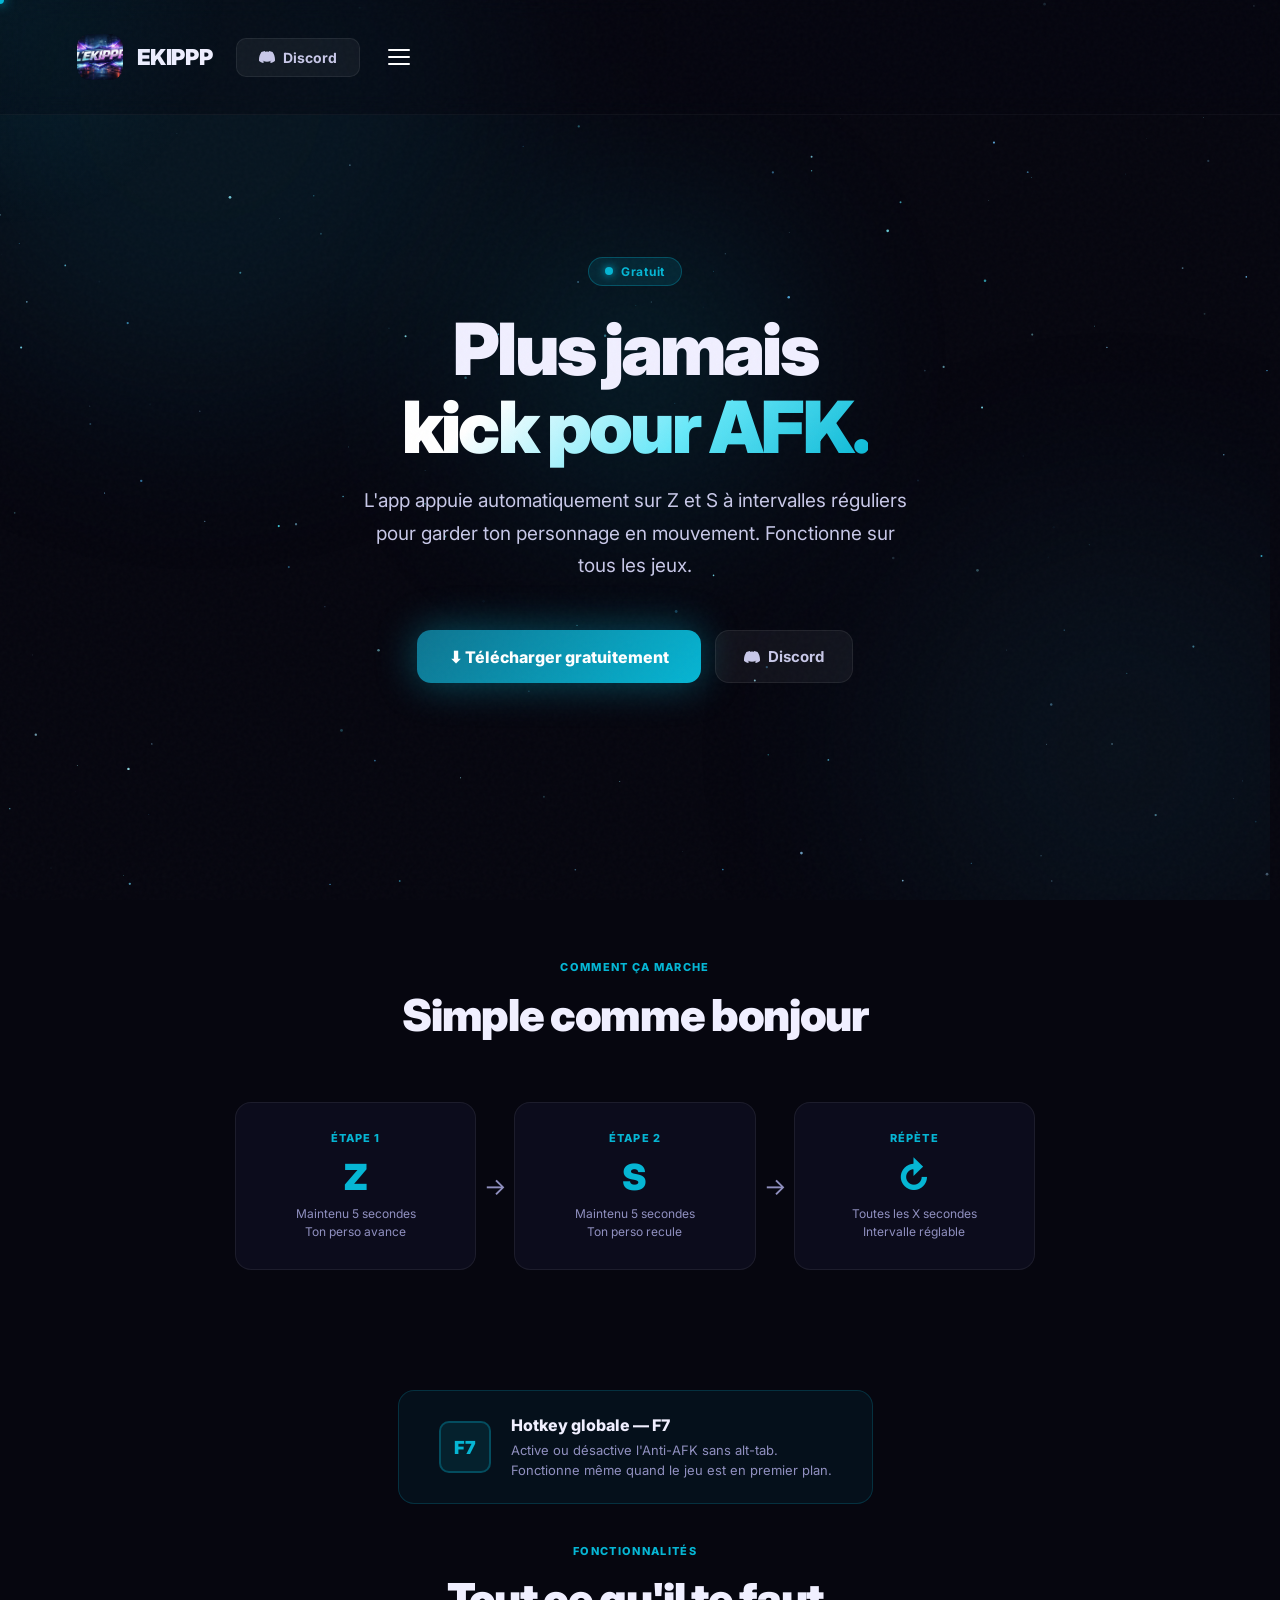
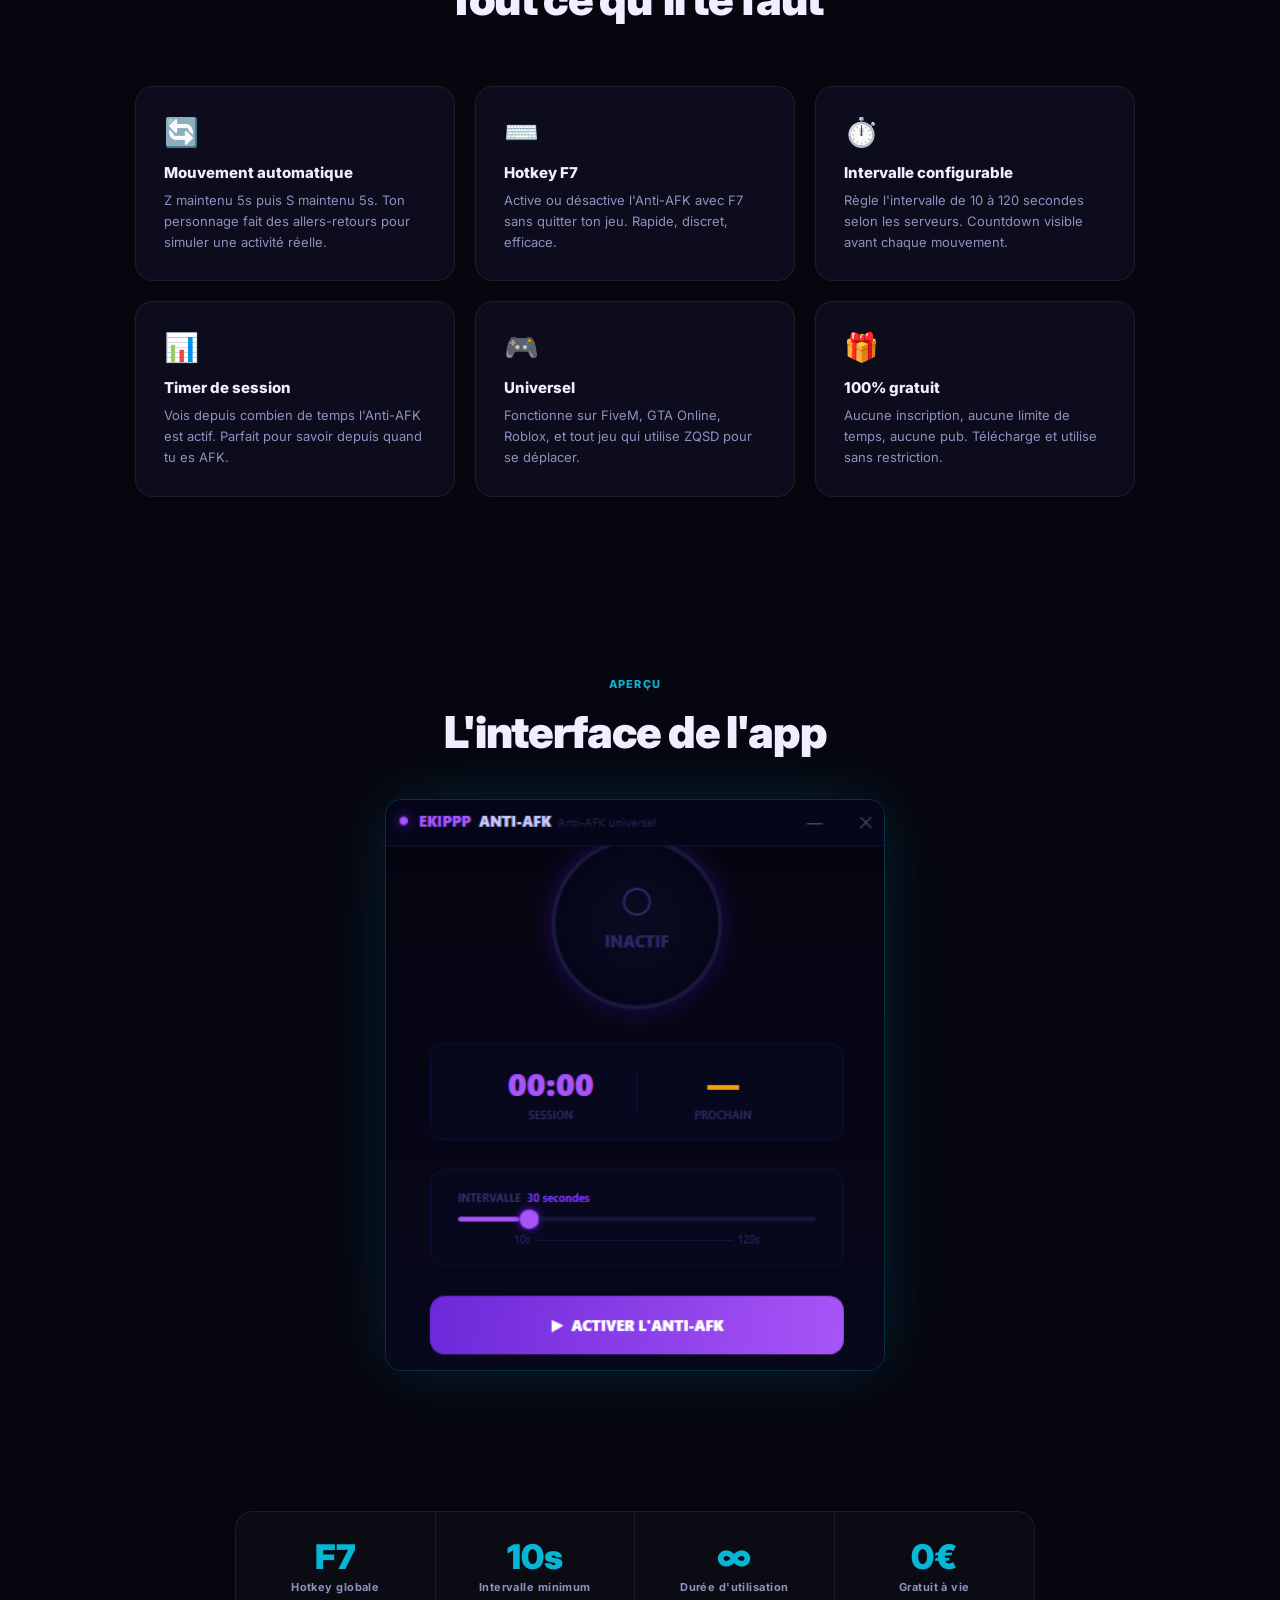
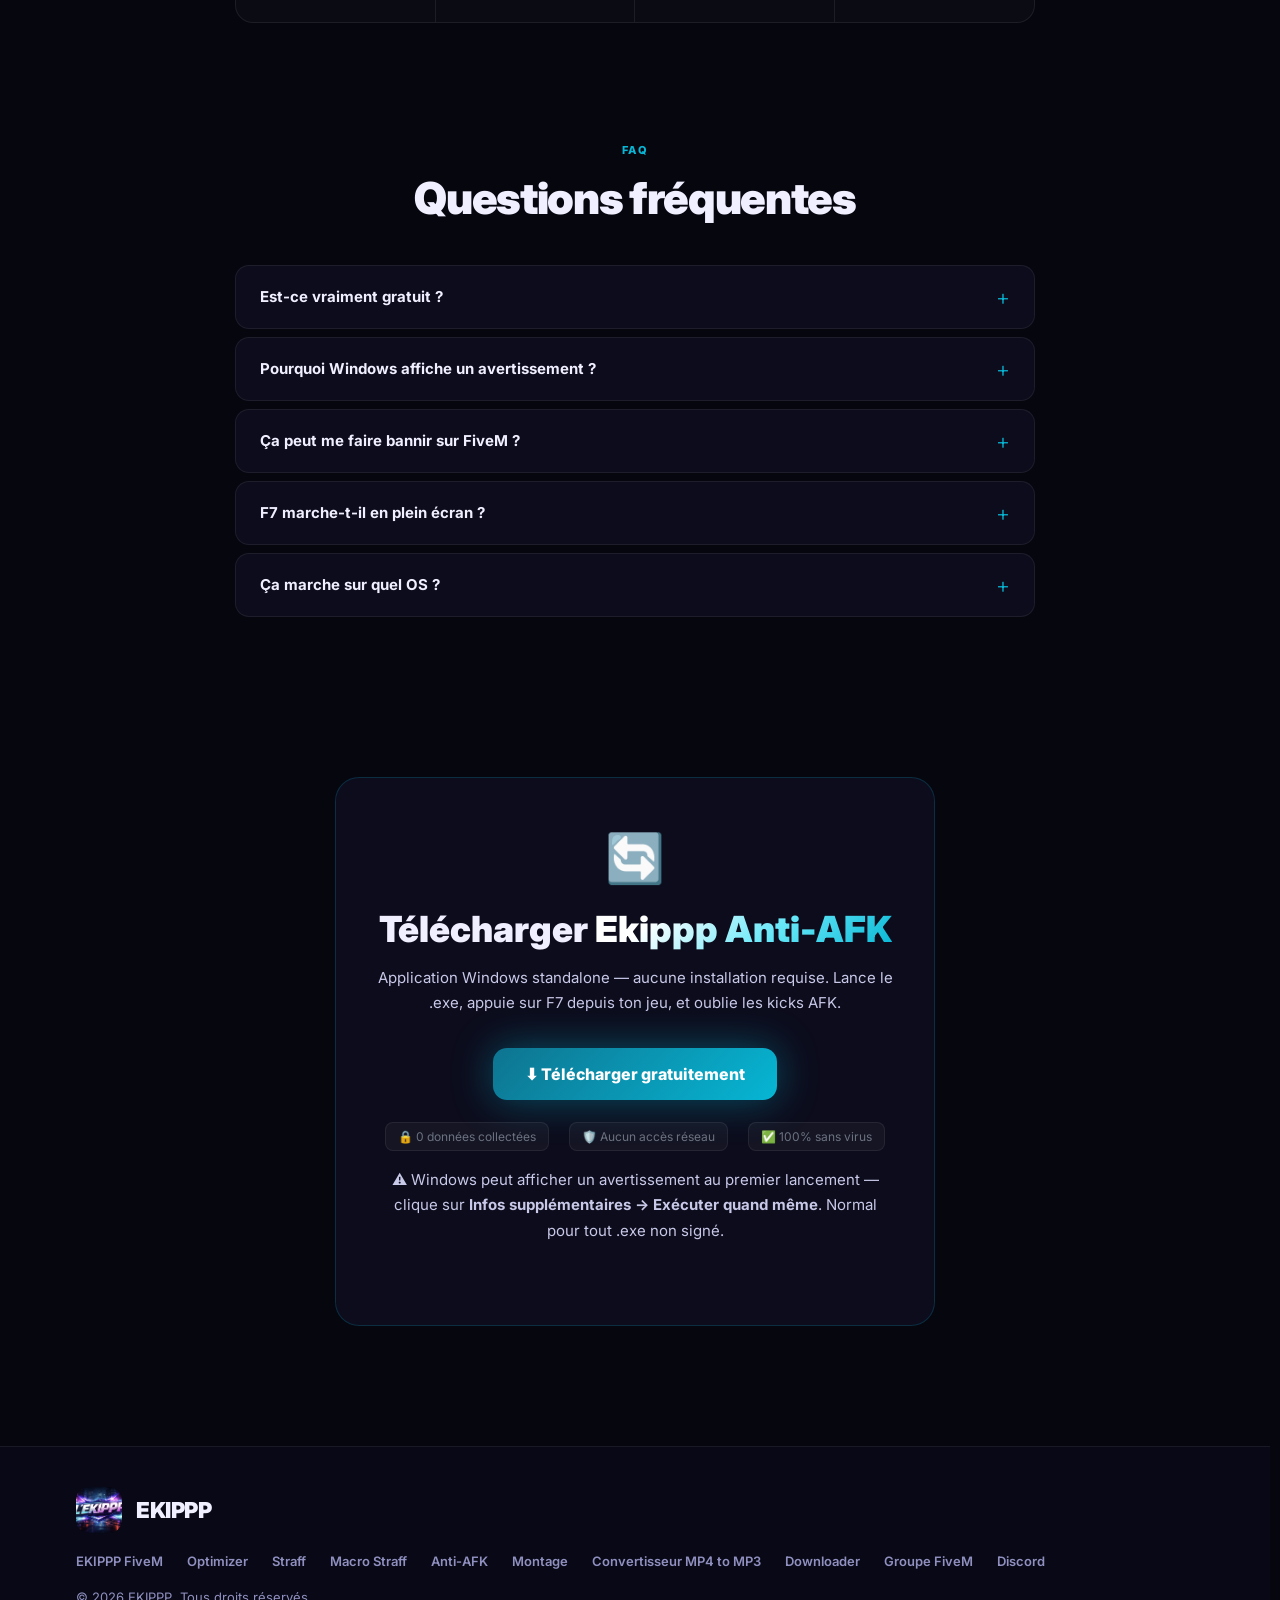
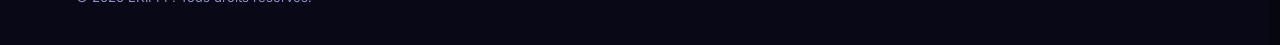
<file: antifk.html>
<!DOCTYPE html>
<html lang="fr">
<head>
<meta charset="UTF-8"/>
<meta name="viewport" content="width=device-width,initial-scale=1"/>
<title>EKIPPP Anti-AFK — Évite les kicks AFK sur tous les jeux</title>
<meta name="description" content="EKIPPP Anti-AFK : évite les kicks AFK sur tous les jeux gratuitement. Hotkey F7, mouvement automatique Z+S, intervalle configurable. FiveM, GTA, Roblox..."/>
<meta name="keywords" content="anti-afk, anti afk FiveM, éviter kick AFK, AFK FiveM gratuit, anti kick AFK jeux"/>
<meta property="og:type" content="website"/>
<meta property="og:site_name" content="EKIPPP"/>
<meta property="og:title" content="EKIPPP Anti-AFK — Évite les kicks AFK gratuitement"/>
<meta property="og:description" content="Évite les kicks AFK sur tous les jeux. Hotkey F7, mouvement auto Z+S, intervalle configurable. FiveM, GTA, Roblox. 100% gratuit."/>
<meta property="og:image" content="https://ekippp-site.vercel.app/antifk-preview.png"/>
<meta property="og:url" content="https://ekippp-site.vercel.app/antifk.html"/>
<meta name="twitter:card" content="summary_large_image"/>
<meta name="twitter:title" content="EKIPPP Anti-AFK — Évite les kicks AFK gratuitement"/>
<meta name="twitter:description" content="Évite les kicks AFK sur tous les jeux. Hotkey F7. Gratuit."/>
<meta name="twitter:image" content="https://ekippp-site.vercel.app/antifk-preview.png"/>
<meta name="theme-color" content="#06B6D4"/>
<link rel="icon" href="logo.png" type="image/png"/>
<link rel="canonical" href="https://ekippp-site.vercel.app/antifk.html"/>
<link rel="preconnect" href="https://fonts.googleapis.com"/>
<link rel="preconnect" href="https://fonts.gstatic.com" crossorigin/>
<script type="application/ld+json">{"@context":"https://schema.org","@type":"SoftwareApplication","name":"EKIPPP Anti-AFK","applicationCategory":"GameApplication","operatingSystem":"Windows 10, Windows 11","offers":{"@type":"Offer","price":"0","priceCurrency":"EUR"},"description":"Évite les kicks AFK sur tous les jeux gratuitement. Hotkey F7, mouvement automatique Z+S, intervalle configurable.","url":"https://ekippp-site.vercel.app/antifk.html","publisher":{"@type":"Organization","name":"EKIPPP"}}</script>
<link href="https://fonts.googleapis.com/css2?family=Inter:wght@400;500;600;700;800;900&display=swap" rel="stylesheet"/>
<style>
:root{--bg:#06060F;--bg2:#080816;--bg3:#0C0C1C;--p:#7C3AED;--pl:#A855F7;--t:#F0EFFF;--tm:#C8C8E8;--ts:#9090C0;--border:rgba(255,255,255,.07);--acc:#06B6D4;--accl:#67E8F9;--accd:#0E7490}
*{margin:0;padding:0;box-sizing:border-box}html{scroll-behavior:smooth;overflow-y:scroll;scrollbar-gutter:stable;scrollbar-width:thin;scrollbar-color:rgba(124,58,237,.35) transparent}
::-webkit-scrollbar{width:4px}::-webkit-scrollbar-track{background:transparent}::-webkit-scrollbar-thumb{background:rgba(124,58,237,.4);border-radius:4px}
body{font-family:'Inter',sans-serif;background:var(--bg);color:var(--t);overflow-x:hidden;cursor:none}
a{text-decoration:none;color:inherit}
#cursor{position:fixed;pointer-events:none;z-index:9997;border-radius:50%;width:500px;height:500px;background:radial-gradient(circle,rgba(6,182,212,.07) 0%,transparent 65%);transform:translate(-50%,-50%);transition:left .18s ease,top .18s ease}
#cursor-dot{position:fixed;pointer-events:none;z-index:9999;width:8px;height:8px;border-radius:50%;background:var(--acc);transform:translate(-50%,-50%);box-shadow:0 0 12px var(--acc);transition:left .05s,top .05s}
body::after{content:'';position:fixed;inset:0;background-image:url("data:image/svg+xml,%3Csvg viewBox='0 0 256 256' xmlns='http://www.w3.org/2000/svg'%3E%3Cfilter id='n'%3E%3CfeTurbulence type='fractalNoise' baseFrequency='.9' numOctaves='4' stitchTiles='stitch'/%3E%3C/filter%3E%3Crect width='100%25' height='100%25' filter='url(%23n)' opacity='1'/%3E%3C/svg%3E");opacity:.025;pointer-events:none;z-index:9996}
#progress{position:fixed;top:0;left:0;height:2px;background:linear-gradient(90deg,var(--accd),var(--acc));z-index:9000;width:0;transition:width .1s}
nav{position:fixed;top:0;width:100%;z-index:1000;padding:34px 6%;display:flex;align-items:center;gap:24px;background:rgba(6,6,15,.4);backdrop-filter:blur(10px);border-bottom:1px solid rgba(255,255,255,.04);transition:.3s}
nav.scrolled{background:rgba(6,6,15,.92);backdrop-filter:blur(24px);border-bottom:1px solid var(--border);padding:24px 6%}
.logo{display:flex;align-items:center;gap:14px}
nav .btn-ghost{margin-left:auto}.logo-icon{width:46px;height:46px;border-radius:13px}.logo-text{font-size:22px;font-weight:900;letter-spacing:-.02em}
.nav-links{display:flex;gap:20px}
.nav-links a{white-space:nowrap}.nav-links a{font-size:14px;font-weight:700;color:#C8C8E8;transition:.2s;letter-spacing:-.01em}.nav-links a:hover{color:#fff}.nav-links a.active{color:var(--acc)}
.nav-burger{display:none;flex-direction:column;gap:5px;cursor:pointer;padding:4px;background:none;border:none}
.nav-burger span{display:block;width:22px;height:2px;background:#fff;border-radius:2px;transition:.3s}
.nav-burger.open span:nth-child(1){transform:rotate(45deg) translate(5px,5px)}.nav-burger.open span:nth-child(2){opacity:0}.nav-burger.open span:nth-child(3){transform:rotate(-45deg) translate(5px,-5px)}
@media(max-width:1400px){.nav-links{display:none}.nav-burger{display:flex}}
.mobile-menu{display:none;position:fixed;inset:0;z-index:999;overflow-y:auto;padding:140px 20px 40px;background:rgba(6,6,15,.97);backdrop-filter:blur(20px);flex-direction:column;align-items:center;justify-content:flex-start;gap:36px}
.mobile-menu.open{display:flex}.mobile-menu a{font-size:22px;font-weight:700;color:#fff;transition:.2s}.mobile-menu a:hover{color:var(--acc)}
.btn{display:inline-flex;align-items:center;gap:8px;padding:10px 22px;border-radius:10px;font-family:'Inter',sans-serif;font-size:14px;font-weight:700;cursor:pointer;transition:all .25s;border:none}
canvas#particles{position:fixed;inset:0;z-index:0;pointer-events:none}

/* HERO */
.hero{min-height:100vh;display:flex;flex-direction:column;align-items:center;justify-content:center;text-align:center;padding:120px 6% 80px;position:relative;z-index:1}
.hero-mesh{position:absolute;inset:0;overflow:hidden;pointer-events:none;z-index:-1}
.mesh-orb{position:absolute;border-radius:50%;filter:blur(100px);opacity:.14}
.orb1{width:600px;height:600px;background:#0E7490;top:-200px;left:-100px}
.orb2{width:500px;height:500px;background:#164E63;bottom:-100px;right:-100px}
.orb3{width:300px;height:300px;background:var(--acc);top:40%;left:50%;transform:translate(-50%,-50%)}
.badge{display:inline-flex;align-items:center;gap:8px;background:rgba(6,182,212,.12);border:1px solid rgba(6,182,212,.3);border-radius:100px;padding:6px 16px;font-size:12px;font-weight:700;color:var(--acc);letter-spacing:.06em;margin-bottom:24px;animation:hero-in .8s cubic-bezier(.23,1,.32,1) both}
.badge-dot{width:8px;height:8px;border-radius:50%;background:var(--acc);box-shadow:0 0 8px var(--acc);animation:dot-pulse 1.6s ease-in-out infinite}
@keyframes dot-pulse{0%,100%{opacity:1;transform:scale(1)}50%{opacity:.4;transform:scale(.85)}}
@keyframes hero-in{from{opacity:0;transform:translateY(20px)}to{opacity:1;transform:translateY(0)}}
.hero h1{font-size:clamp(38px,6vw,72px);font-weight:900;line-height:1.08;letter-spacing:-.04em;margin-bottom:20px;animation:hero-in .9s cubic-bezier(.23,1,.32,1) .1s both}
.grad-cyan{background:linear-gradient(135deg,#fff 20%,var(--accl) 60%,var(--acc));-webkit-background-clip:text;-webkit-text-fill-color:transparent;background-clip:text}
.hero-sub{font-size:clamp(15px,1.8vw,19px);color:var(--tm);max-width:560px;line-height:1.7;margin-bottom:48px;animation:hero-in .9s cubic-bezier(.23,1,.32,1) .2s both}
.hero-ctas{display:flex;gap:14px;flex-wrap:wrap;justify-content:center;animation:hero-in .9s cubic-bezier(.23,1,.32,1) .3s both}
.cta-dl{display:inline-flex;align-items:center;gap:10px;padding:16px 32px;background:linear-gradient(135deg,var(--accd),var(--acc));color:#fff;font-family:'Inter',sans-serif;font-size:16px;font-weight:800;border-radius:14px;border:none;cursor:pointer;transition:all .25s;box-shadow:0 0 40px rgba(6,182,212,.4);text-decoration:none}
.cta-dl:hover{transform:translateY(-3px);box-shadow:0 0 60px rgba(6,182,212,.6)}
.cta-ghost{display:inline-flex;align-items:center;gap:8px;padding:16px 28px;background:rgba(255,255,255,.05);border:1px solid var(--border);color:var(--tm);font-family:'Inter',sans-serif;font-size:15px;font-weight:700;border-radius:14px;cursor:pointer;transition:.25s;text-decoration:none}
.cta-ghost:hover{background:rgba(255,255,255,.08);color:var(--t)}

/* HOW IT WORKS */
.how{padding:60px 6% 80px;position:relative;z-index:1;text-align:center}
.section-label{font-size:11px;font-weight:800;letter-spacing:.12em;color:var(--acc);text-transform:uppercase;text-align:center;margin-bottom:14px}
.section-title{font-size:clamp(28px,4vw,44px);font-weight:900;text-align:center;letter-spacing:-.03em;margin-bottom:60px}
.steps{display:flex;align-items:center;justify-content:center;gap:0;max-width:800px;margin:0 auto;flex-wrap:wrap;gap:8px}
.step{background:var(--bg3);border:1px solid var(--border);border-radius:16px;padding:28px 24px;text-align:center;flex:1;min-width:160px}
.step-num{font-size:11px;font-weight:800;color:var(--acc);letter-spacing:.1em;margin-bottom:10px}
.step-key{font-size:36px;font-weight:900;color:var(--acc);font-family:'Inter',sans-serif;margin-bottom:6px}
.step-desc{font-size:12px;color:var(--ts);line-height:1.5}
.step-arrow{color:var(--ts);font-size:24px;flex-shrink:0}

/* FEATURES */
.features{padding:0 6% 100px;position:relative;z-index:1}
.feats-grid{display:grid;grid-template-columns:repeat(3,1fr);gap:20px;max-width:1000px;margin:0 auto}
.feat-card{background:var(--bg3);border:1px solid var(--border);border-radius:18px;padding:28px;transition:.3s}
.feat-card:hover{border-color:rgba(6,182,212,.25);transform:translateY(-4px)}
.feat-icon{font-size:28px;margin-bottom:14px}
.feat-title{font-size:15px;font-weight:800;margin-bottom:8px}
.feat-desc{font-size:13px;color:var(--ts);line-height:1.6}

/* HOTKEY */
.hotkey-band{padding:40px 6%;position:relative;z-index:1;text-align:center}
.hotkey-box{display:inline-flex;align-items:center;gap:20px;background:rgba(6,182,212,.06);border:1px solid rgba(6,182,212,.2);border-radius:16px;padding:24px 40px;flex-wrap:wrap;justify-content:center}
.hotkey-key{display:inline-flex;align-items:center;justify-content:center;width:52px;height:52px;background:rgba(6,182,212,.1);border:2px solid rgba(6,182,212,.3);border-radius:10px;font-size:18px;font-weight:900;color:var(--acc);font-family:'Inter',sans-serif}
.hotkey-text{text-align:left}
.hotkey-text strong{display:block;font-size:16px;font-weight:800;color:var(--t);margin-bottom:4px}
.hotkey-text span{font-size:13px;color:var(--ts)}

/* STATS */
.stats-band{padding:60px 6%;position:relative;z-index:1}
.stats-row{display:grid;grid-template-columns:repeat(4,1fr);gap:0;max-width:800px;margin:0 auto;background:rgba(255,255,255,.025);border:1px solid var(--border);border-radius:18px;overflow:hidden}
.stat-item{padding:28px 20px;text-align:center;border-right:1px solid var(--border)}
.stat-item:last-child{border:none}
.stat-num{font-size:34px;font-weight:900;color:var(--acc);line-height:1;display:block}
.stat-lbl{font-size:11px;color:var(--ts);font-weight:700;margin-top:6px;display:block;letter-spacing:.04em}

/* DOWNLOAD */
.download{padding:80px 6% 120px;position:relative;z-index:1;text-align:center}
.dl-box{max-width:600px;margin:0 auto;background:var(--bg3);border:1px solid rgba(6,182,212,.2);border-radius:24px;padding:50px 40px}
.dl-box h2{font-size:clamp(24px,3vw,36px);font-weight:900;margin-bottom:14px}
.dl-box p{font-size:15px;color:var(--tm);line-height:1.7;margin-bottom:32px}
.dl-note{font-size:12px;color:var(--ts);margin-top:16px}
.dl-note strong{color:var(--tm)}

footer{background:var(--bg2);border-top:1px solid var(--border);padding:40px 6%}
.footer-inner{display:flex;align-items:center;justify-content:space-between;flex-wrap:wrap;gap:20px}
.footer-links{display:flex;gap:24px;flex-wrap:wrap}
.footer-links a{color:var(--ts);font-size:13px;font-weight:600;transition:.2s}.footer-links a:hover{color:var(--acc)}
.footer-copy{font-size:13px;color:var(--ts)}
.reveal{opacity:0;transform:translateY(28px);transition:all .7s cubic-bezier(.23,1,.32,1)}
.reveal.visible{opacity:1;transform:translateY(0)}
.delay-1{transition-delay:.1s}.delay-2{transition-delay:.2s}.delay-3{transition-delay:.3s}
@media(max-width:840px){.feats-grid{grid-template-columns:1fr 1fr}.stats-row{grid-template-columns:repeat(2,1fr)}.stat-item:nth-child(2){border-right:none}.stat-item:nth-child(3){border-right:1px solid var(--border)}.stat-item:nth-child(3),.stat-item:nth-child(4){border-top:1px solid var(--border)}.nav-links{display:none}.nav-burger{display:flex}body{cursor:auto}#cursor,#cursor-dot{display:none}.steps{flex-direction:column;align-items:stretch}.step-arrow{display:none}.hotkey-box{flex-direction:column;text-align:center}.hotkey-text{text-align:center}}
@media(max-width:520px){.feats-grid{grid-template-columns:1fr}}
.faq-list{display:flex;flex-direction:column;gap:8px;margin-top:40px}
.faq-item{background:var(--bg3);border:1px solid var(--border);border-radius:14px;overflow:hidden;transition:border-color .2s}
.faq-item:hover{border-color:rgba(6,182,212,.25)}
.faq-q{width:100%;text-align:left;background:none;border:none;color:var(--t);font-family:'Inter',sans-serif;font-size:15px;font-weight:700;padding:20px 24px;cursor:pointer;display:flex;justify-content:space-between;align-items:center;gap:16px;transition:background .2s}
.faq-q:hover{background:rgba(255,255,255,.02)}
.faq-arr{font-size:22px;color:var(--acc);font-weight:300;transition:transform .25s;flex-shrink:0;line-height:1}
.faq-item.open .faq-arr{transform:rotate(45deg)}
.faq-a{color:var(--ts);font-size:14px;line-height:1.8;padding:0 24px;max-height:0;overflow:hidden;transition:max-height .35s ease,padding .35s ease}
.faq-item.open .faq-a{max-height:200px;padding:0 24px 20px}
</style>
</head>
<body>
<div id="cursor"></div><div id="cursor-dot"></div>
<canvas id="particles"></canvas>
<div id="progress"></div>

<nav id="nav">
  <a href="index.html" class="logo"><img src="logo.png" class="logo-icon" style="object-fit:cover" alt="Logo EKIPPP"/><span class="logo-text">EKIPPP</span></a>
  <div class="nav-links">
    <a href="index.html">Accueil</a>
    <a href="ekippp.html">EKIPPP FiveM</a>
    <a href="optimizer.html">Optimizer</a>
    <a href="straff.html">Straff</a>
    <a href="macrostraff.html">Macro Straff</a>
    <a href="antifk.html" class="active">Anti-AFK</a>
    <a href="montage.html">Montage</a>
    <a href="convertisseur.html">Convertisseur MP4 to MP3</a>
    <a href="downloader.html">Downloader</a>
    <a href="groupe.html">Groupe FiveM</a>
  </div>
  <a href="https://discord.gg/YUKQRUj9Qs" target="_blank" class="btn" style="background:rgba(255,255,255,.05);border:1px solid var(--border);color:var(--tm);font-size:14px;font-weight:700">
    <svg width="16" height="16" viewBox="0 0 24 24" fill="currentColor"><path d="M20.317 4.37a19.791 19.791 0 0 0-4.885-1.515.074.074 0 0 0-.079.037c-.21.375-.444.864-.608 1.25a18.27 18.27 0 0 0-5.487 0 12.64 12.64 0 0 0-.617-1.25.077.077 0 0 0-.079-.037A19.736 19.736 0 0 0 3.677 4.37a.07.07 0 0 0-.032.027C.533 9.046-.32 13.58.099 18.057a.082.082 0 0 0 .031.057 19.9 19.9 0 0 0 5.993 3.03.078.078 0 0 0 .084-.028c.462-.63.874-1.295 1.226-1.994a.076.076 0 0 0-.041-.106 13.107 13.107 0 0 1-1.872-.892.077.077 0 0 1-.008-.128 10.2 10.2 0 0 0 .372-.292.074.074 0 0 1 .077-.01c3.928 1.793 8.18 1.793 12.062 0a.074.074 0 0 1 .078.01c.12.098.246.198.373.292a.077.077 0 0 1-.006.127 12.299 12.299 0 0 1-1.873.892.077.077 0 0 0-.041.107c.36.698.772 1.362 1.225 1.993a.076.076 0 0 0 .084.028 19.839 19.839 0 0 0 6.002-3.03.077.077 0 0 0 .032-.054c.5-5.177-.838-9.674-3.549-13.66a.061.061 0 0 0-.031-.03z"/></svg>
    Discord
  </a>
  <button class="nav-burger" id="burger" onclick="toggleMenu()" aria-label="Menu"><span></span><span></span><span></span></button>
</nav>
<div class="mobile-menu" id="mobileMenu">
  <a href="ekippp.html" onclick="toggleMenu()">EKIPPP FiveM</a>
  <a href="optimizer.html" onclick="toggleMenu()">Optimizer</a>
  <a href="straff.html" onclick="toggleMenu()">Straff</a>
  <a href="macrostraff.html" onclick="toggleMenu()">Macro Straff</a>
  <a href="antifk.html" onclick="toggleMenu()">Anti-AFK</a>
  <a href="montage.html" onclick="toggleMenu()">Montage</a>
  <a href="convertisseur.html" onclick="toggleMenu()">Convertisseur MP4 to MP3</a>
  <a href="downloader.html" onclick="toggleMenu()">Downloader</a>
  <a href="groupe.html" onclick="toggleMenu()">Groupe FiveM</a>
  <a href="https://discord.gg/YUKQRUj9Qs" target="_blank" onclick="toggleMenu()">Discord</a>
</div>
<script>function toggleMenu(){document.getElementById('burger').classList.toggle('open');document.getElementById('mobileMenu').classList.toggle('open');}</script>

<!-- HERO -->
<section class="hero">
  <div class="hero-mesh"><div class="mesh-orb orb1"></div><div class="mesh-orb orb2"></div><div class="mesh-orb orb3"></div></div>
  <div class="badge"><div class="badge-dot"></div>Gratuit</div>
  <h1>Plus jamais<br/><span class="grad-cyan">kick pour AFK.</span></h1>
  <p class="hero-sub">L'app appuie automatiquement sur Z et S à intervalles réguliers pour garder ton personnage en mouvement. Fonctionne sur tous les jeux.</p>
  <div class="hero-ctas">
    <a href="#download" class="cta-dl">⬇ Télécharger gratuitement</a>
    <a href="https://discord.gg/YUKQRUj9Qs" target="_blank" class="cta-ghost">
      <svg width="16" height="16" viewBox="0 0 24 24" fill="currentColor"><path d="M20.317 4.37a19.791 19.791 0 0 0-4.885-1.515.074.074 0 0 0-.079.037c-.21.375-.444.864-.608 1.25a18.27 18.27 0 0 0-5.487 0 12.64 12.64 0 0 0-.617-1.25.077.077 0 0 0-.079-.037A19.736 19.736 0 0 0 3.677 4.37a.07.07 0 0 0-.032.027C.533 9.046-.32 13.58.099 18.057a.082.082 0 0 0 .031.057 19.9 19.9 0 0 0 5.993 3.03.078.078 0 0 0 .084-.028c.462-.63.874-1.295 1.226-1.994a.076.076 0 0 0-.041-.106 13.107 13.107 0 0 1-1.872-.892.077.077 0 0 1-.008-.128 10.2 10.2 0 0 0 .372-.292.074.074 0 0 1 .077-.01c3.928 1.793 8.18 1.793 12.062 0a.074.074 0 0 1 .078.01c.12.098.246.198.373.292a.077.077 0 0 1-.006.127 12.299 12.299 0 0 1-1.873.892.077.077 0 0 0-.041.107c.36.698.772 1.362 1.225 1.993a.076.076 0 0 0 .084.028 19.839 19.839 0 0 0 6.002-3.03.077.077 0 0 0 .032-.054c.5-5.177-.838-9.674-3.549-13.66a.061.061 0 0 0-.031-.03z"/></svg>
      Discord
    </a>
  </div>
</section>

<!-- HOW IT WORKS -->
<section class="how reveal">
  <div class="section-label">Comment ça marche</div>
  <div class="section-title">Simple comme bonjour</div>
  <div class="steps">
    <div class="step">
      <div class="step-num">ÉTAPE 1</div>
      <div class="step-key">Z</div>
      <div class="step-desc">Maintenu 5 secondes<br/>Ton perso avance</div>
    </div>
    <div class="step-arrow">→</div>
    <div class="step">
      <div class="step-num">ÉTAPE 2</div>
      <div class="step-key">S</div>
      <div class="step-desc">Maintenu 5 secondes<br/>Ton perso recule</div>
    </div>
    <div class="step-arrow">→</div>
    <div class="step">
      <div class="step-num">RÉPÈTE</div>
      <div class="step-key">↻</div>
      <div class="step-desc">Toutes les X secondes<br/>Intervalle réglable</div>
    </div>
  </div>
</section>

<!-- HOTKEY -->
<section class="hotkey-band reveal">
  <div class="hotkey-box">
    <div class="hotkey-key">F7</div>
    <div class="hotkey-text">
      <strong>Hotkey globale — F7</strong>
      <span>Active ou désactive l'Anti-AFK sans alt-tab.<br/>Fonctionne même quand le jeu est en premier plan.</span>
    </div>
  </div>
</section>

<!-- FEATURES -->
<section class="features">
  <div class="section-label">Fonctionnalités</div>
  <div class="section-title" style="margin-bottom:60px">Tout ce qu'il te faut</div>
  <div class="feats-grid">
    <div class="feat-card reveal">
      <div class="feat-icon">🔄</div>
      <div class="feat-title">Mouvement automatique</div>
      <div class="feat-desc">Z maintenu 5s puis S maintenu 5s. Ton personnage fait des allers-retours pour simuler une activité réelle.</div>
    </div>
    <div class="feat-card reveal delay-1">
      <div class="feat-icon">⌨️</div>
      <div class="feat-title">Hotkey F7</div>
      <div class="feat-desc">Active ou désactive l'Anti-AFK avec F7 sans quitter ton jeu. Rapide, discret, efficace.</div>
    </div>
    <div class="feat-card reveal delay-2">
      <div class="feat-icon">⏱️</div>
      <div class="feat-title">Intervalle configurable</div>
      <div class="feat-desc">Règle l'intervalle de 10 à 120 secondes selon les serveurs. Countdown visible avant chaque mouvement.</div>
    </div>
    <div class="feat-card reveal">
      <div class="feat-icon">📊</div>
      <div class="feat-title">Timer de session</div>
      <div class="feat-desc">Vois depuis combien de temps l'Anti-AFK est actif. Parfait pour savoir depuis quand tu es AFK.</div>
    </div>
    <div class="feat-card reveal delay-1">
      <div class="feat-icon">🎮</div>
      <div class="feat-title">Universel</div>
      <div class="feat-desc">Fonctionne sur FiveM, GTA Online, Roblox, et tout jeu qui utilise ZQSD pour se déplacer.</div>
    </div>
    <div class="feat-card reveal delay-2">
      <div class="feat-icon">🎁</div>
      <div class="feat-title">100% gratuit</div>
      <div class="feat-desc">Aucune inscription, aucune limite de temps, aucune pub. Télécharge et utilise sans restriction.</div>
    </div>
  </div>
</section>

<!-- PREVIEW -->
<section style="padding:80px 6%;text-align:center">
  <div class="reveal">
    <div class="section-label">Aperçu</div>
    <div class="section-title" style="margin-bottom:40px">L'interface de l'app</div>
  </div>
  <div class="reveal" style="max-width:500px;margin:0 auto">
    <div class="ss-card-app">
      <img src="antifk-preview.png" alt="Ekippp Anti-AFK interface" loading="lazy"/>
    </div>
  </div>
</section>

<!-- STATS -->
<section class="stats-band reveal">
  <div class="stats-row">
    <div class="stat-item"><span class="stat-num">F7</span><span class="stat-lbl">Hotkey globale</span></div>
    <div class="stat-item"><span class="stat-num">10s</span><span class="stat-lbl">Intervalle minimum</span></div>
    <div class="stat-item"><span class="stat-num">∞</span><span class="stat-lbl">Durée d'utilisation</span></div>
    <div class="stat-item"><span class="stat-num">0€</span><span class="stat-lbl">Gratuit à vie</span></div>
  </div>
</section>

<!-- FAQ -->
<section style="padding:60px 6% 80px;position:relative;z-index:1">
  <div class="reveal" style="max-width:800px;margin:0 auto">
    <div class="section-label">FAQ</div>
    <div class="section-title" style="margin-bottom:0">Questions fréquentes</div>
    <div class="faq-list">
      <div class="faq-item">
        <button class="faq-q" onclick="toggleFaq(this)">Est-ce vraiment gratuit ?<span class="faq-arr">+</span></button>
        <div class="faq-a">Oui, Ekippp Anti-AFK est 100% gratuit — sans inscription, sans limite de temps et sans pub. Télécharge et utilise sans restriction.</div>
      </div>
      <div class="faq-item">
        <button class="faq-q" onclick="toggleFaq(this)">Pourquoi Windows affiche un avertissement ?<span class="faq-arr">+</span></button>
        <div class="faq-a">L'app n'est pas signée avec un certificat payant. Clique "Informations complémentaires" puis "Exécuter quand même" — normal pour tout .exe non signé par un éditeur certifié.</div>
      </div>
      <div class="faq-item">
        <button class="faq-q" onclick="toggleFaq(this)">Ça peut me faire bannir sur FiveM ?<span class="faq-arr">+</span></button>
        <div class="faq-a">Non. L'app simule des touches clavier basiques (Z et S). Elle ne modifie aucun fichier de jeu, n'injecte rien dans les processus et ne lit pas la mémoire du jeu.</div>
      </div>
      <div class="faq-item">
        <button class="faq-q" onclick="toggleFaq(this)">F7 marche-t-il en plein écran ?<span class="faq-arr">+</span></button>
        <div class="faq-a">Oui. F7 est une hotkey globale qui fonctionne même quand ton jeu est en premier plan en plein écran. Pas besoin d'alt-tab.</div>
      </div>
      <div class="faq-item">
        <button class="faq-q" onclick="toggleFaq(this)">Ça marche sur quel OS ?<span class="faq-arr">+</span></button>
        <div class="faq-a">Windows 10 et Windows 11 uniquement. C'est un .exe standalone, aucune installation requise — lance et c'est bon.</div>
      </div>
    </div>
  </div>
</section>

<!-- DOWNLOAD -->
<section class="download" id="download">
  <div class="dl-box reveal">
    <div style="font-size:48px;margin-bottom:20px">🔄</div>
    <h2>Télécharger <span class="grad-cyan">Ekippp Anti-AFK</span></h2>
    <p>Application Windows standalone — aucune installation requise. Lance le .exe, appuie sur F7 depuis ton jeu, et oublie les kicks AFK.</p>
    <a href="/api/download?app=antifk" class="cta-dl" download>⬇ Télécharger gratuitement</a>
    <div style="display:flex;justify-content:center;gap:20px;flex-wrap:wrap;margin-top:22px;margin-bottom:4px">
      <span style="display:inline-flex;align-items:center;gap:6px;font-size:12px;color:#6B7280;background:rgba(255,255,255,.04);border:1px solid rgba(255,255,255,.07);padding:6px 12px;border-radius:8px">🔒 0 données collectées</span>
      <span style="display:inline-flex;align-items:center;gap:6px;font-size:12px;color:#6B7280;background:rgba(255,255,255,.04);border:1px solid rgba(255,255,255,.07);padding:6px 12px;border-radius:8px">🛡️ Aucun accès réseau</span>
      <span style="display:inline-flex;align-items:center;gap:6px;font-size:12px;color:#6B7280;background:rgba(255,255,255,.04);border:1px solid rgba(255,255,255,.07);padding:6px 12px;border-radius:8px">✅ 100% sans virus</span>
    </div>
    <p class="dl-note">⚠️ Windows peut afficher un avertissement au premier lancement — clique sur <strong>Infos supplémentaires → Exécuter quand même</strong>. Normal pour tout .exe non signé.</p>
  </div>
</section>

<footer>
  <div class="footer-inner">
    <a href="index.html" class="logo"><img src="logo.png" class="logo-icon" style="object-fit:cover" alt="Logo EKIPPP"/><span class="logo-text">EKIPPP</span></a>
    <div class="footer-links">
      <a href="ekippp.html">EKIPPP FiveM</a>
      <a href="optimizer.html">Optimizer</a>
      <a href="straff.html">Straff</a>
    <a href="macrostraff.html">Macro Straff</a>
      <a href="antifk.html">Anti-AFK</a>
      <a href="montage.html">Montage</a>
      <a href="convertisseur.html">Convertisseur MP4 to MP3</a>
    <a href="downloader.html">Downloader</a>
    <a href="groupe.html">Groupe FiveM</a>
      <a href="https://discord.gg/YUKQRUj9Qs" target="_blank">Discord</a>
    </div>
    <div class="footer-copy">© 2026 EKIPPP. Tous droits réservés.</div>
  </div>
</footer>

<style>
.ss-card-app{border-radius:16px;overflow:hidden;border:1px solid rgba(6,182,212,.25);box-shadow:0 0 60px rgba(6,182,212,.12),0 0 120px rgba(6,182,212,.06);transition:transform .25s,box-shadow .25s}
.ss-card-app:hover{transform:translateY(-6px);box-shadow:0 12px 60px rgba(6,182,212,.3)}
.ss-card-app img{width:100%;display:block;border-radius:16px}
</style>
<script>
const cur=document.getElementById('cursor'),dot=document.getElementById('cursor-dot');
document.addEventListener('mousemove',e=>{dot.style.left=e.clientX+'px';dot.style.top=e.clientY+'px';cur.style.left=e.clientX+'px';cur.style.top=e.clientY+'px';});
document.querySelectorAll('a,button').forEach(el=>{el.addEventListener('mouseenter',()=>{dot.style.transform='translate(-50%,-50%) scale(2.5)';dot.style.opacity='.6'});el.addEventListener('mouseleave',()=>{dot.style.transform='translate(-50%,-50%) scale(1)';dot.style.opacity='1'});});
window.addEventListener('scroll',()=>{const pct=(scrollY/(document.body.scrollHeight-innerHeight))*100;document.getElementById('progress').style.width=pct+'%';document.getElementById('nav').classList.toggle('scrolled',scrollY>60);});
const canvas=document.getElementById('particles'),ctx=canvas.getContext('2d');let W,H,stars=[];
function resize(){W=canvas.width=innerWidth;H=canvas.height=innerHeight}resize();window.addEventListener('resize',resize);
function mkStar(){return{x:Math.random()*W,y:Math.random()*H,r:Math.random()*1.2+.2,o:Math.random(),speed:Math.random()*.3+.05,color:`hsl(${185+Math.random()*20},${70+Math.random()*20}%,${60+Math.random()*20}%)`}}
for(let i=0;i<160;i++)stars.push(mkStar());
(function tick(){ctx.clearRect(0,0,W,H);stars.forEach(s=>{s.o+=Math.sin(Date.now()*.0008+s.x)*.008;s.o=Math.max(.05,Math.min(.9,s.o));ctx.beginPath();ctx.arc(s.x,s.y,s.r,0,Math.PI*2);ctx.fillStyle=s.color;ctx.globalAlpha=s.o;ctx.fill();s.y-=s.speed;if(s.y<-5){s.y=H+5;s.x=Math.random()*W}});ctx.globalAlpha=1;requestAnimationFrame(tick);})();
const obs=new IntersectionObserver(entries=>{entries.forEach(e=>{if(e.isIntersecting)e.target.classList.add('visible')})},{threshold:.12});
document.querySelectorAll('.reveal').forEach(el=>obs.observe(el));
function toggleFaq(btn){btn.parentElement.classList.toggle('open')}
</script>
</body>
</html>
</file>
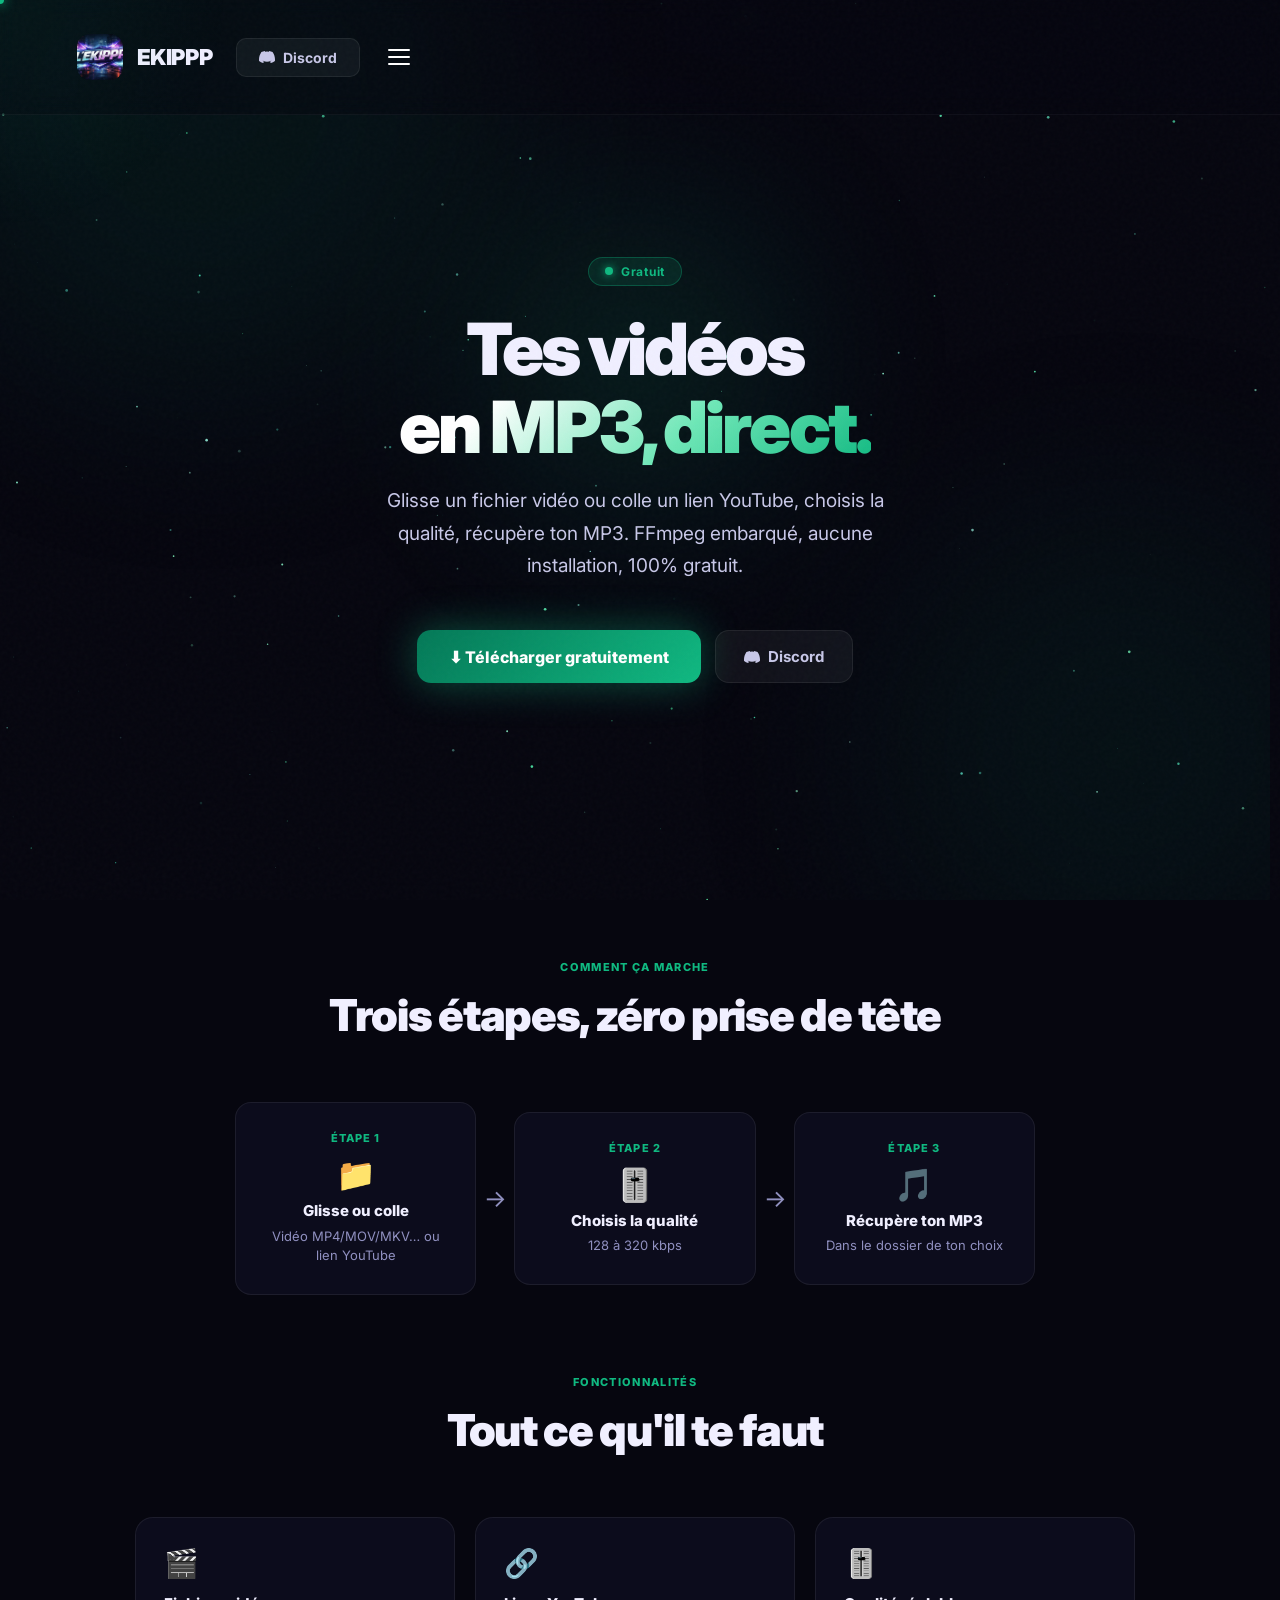
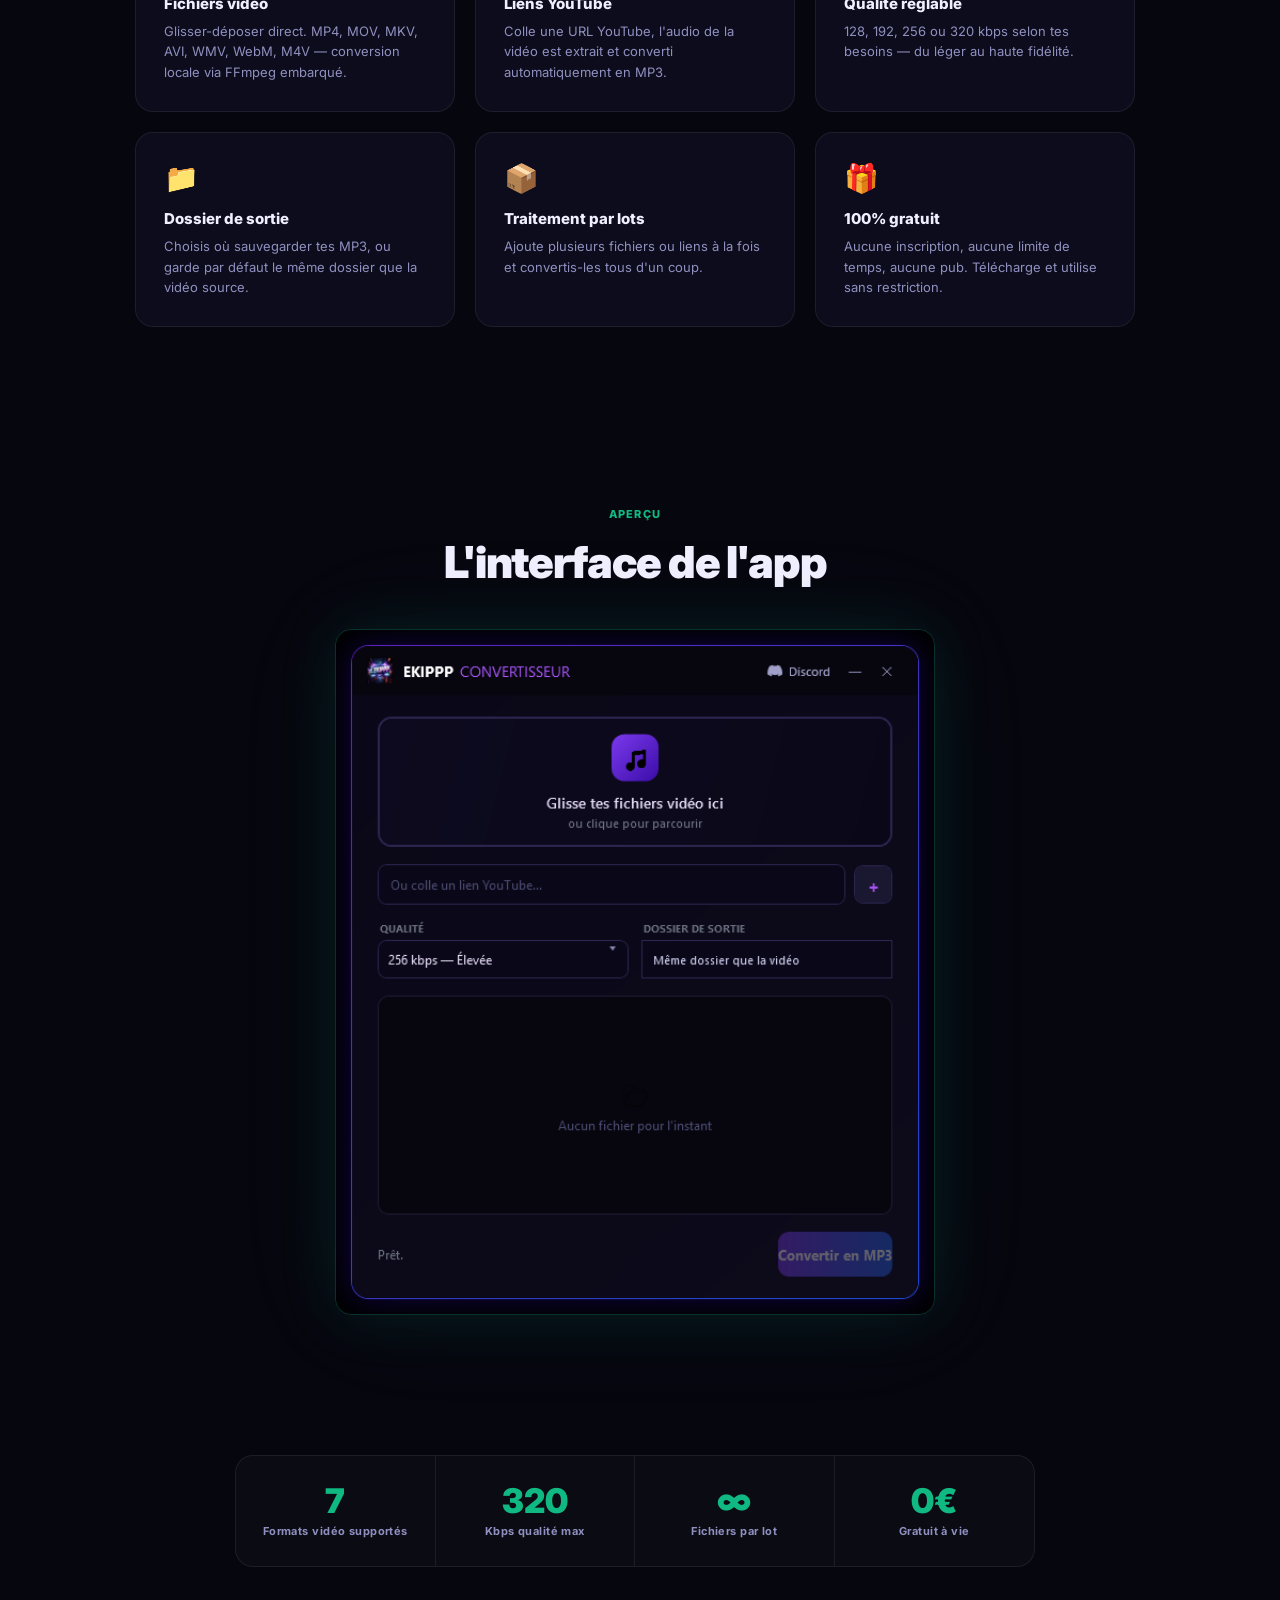
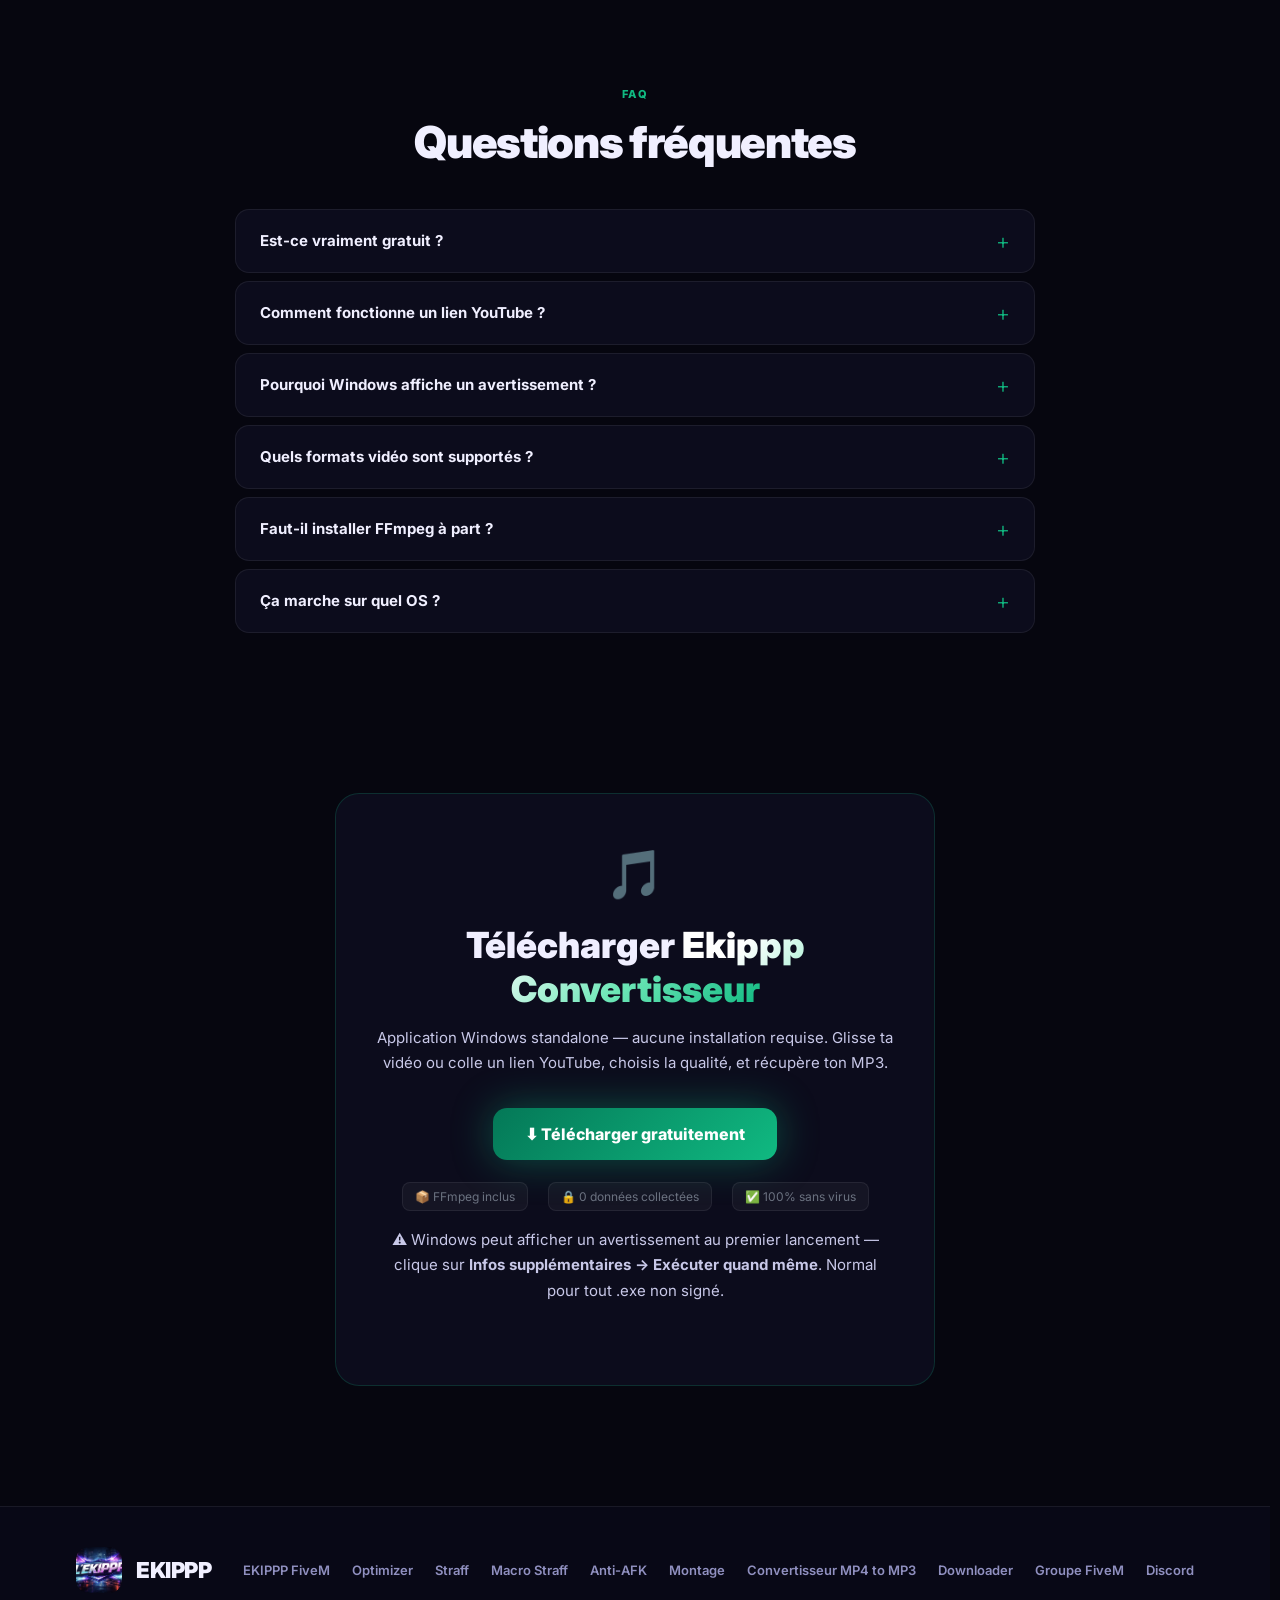
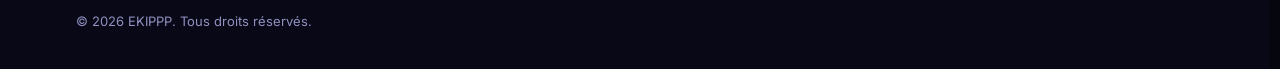
<file: convertisseur.html>
<!DOCTYPE html>
<html lang="fr">
<head>
<meta charset="UTF-8"/>
<meta name="viewport" content="width=device-width,initial-scale=1"/>
<title>EKIPPP Convertisseur — Convertis tes vidéos en MP3 gratuitement</title>
<meta name="description" content="EKIPPP Convertisseur : convertis tes vidéos MP4 en MP3 gratuitement. Glisser-déposer, liens YouTube, qualité réglable jusqu'à 320kbps. Windows, zéro installation."/>
<meta name="keywords" content="convertisseur mp4 mp3, youtube vers mp3, convertir video en musique, mp3 converter gratuit windows, video vers audio"/>
<meta property="og:type" content="website"/>
<meta property="og:site_name" content="EKIPPP"/>
<meta property="og:title" content="EKIPPP Convertisseur — Vidéos vers MP3, gratuitement"/>
<meta property="og:description" content="Glisser-déposer, liens YouTube, qualité réglable jusqu'à 320kbps. FFmpeg embarqué, zéro installation, 100% gratuit."/>
<meta property="og:image" content="https://ekippp-site.vercel.app/convertisseur-preview.png"/>
<meta property="og:url" content="https://ekippp-site.vercel.app/convertisseur.html"/>
<meta name="twitter:card" content="summary_large_image"/>
<meta name="twitter:title" content="EKIPPP Convertisseur — Vidéos vers MP3, gratuitement"/>
<meta name="twitter:description" content="Glisser-déposer, liens YouTube, qualité réglable jusqu'à 320kbps. Gratuit."/>
<meta name="twitter:image" content="https://ekippp-site.vercel.app/convertisseur-preview.png"/>
<meta name="theme-color" content="#10B981"/>
<link rel="icon" href="logo.png" type="image/png"/>
<link rel="canonical" href="https://ekippp-site.vercel.app/convertisseur.html"/>
<link rel="preconnect" href="https://fonts.googleapis.com"/>
<link rel="preconnect" href="https://fonts.gstatic.com" crossorigin/>
<script type="application/ld+json">{"@context":"https://schema.org","@type":"SoftwareApplication","name":"EKIPPP Convertisseur","applicationCategory":"MultimediaApplication","operatingSystem":"Windows 10, Windows 11","offers":{"@type":"Offer","price":"0","priceCurrency":"EUR"},"description":"Convertis tes vidéos MP4 en MP3 gratuitement. Glisser-déposer, liens YouTube, qualité réglable jusqu'à 320kbps.","url":"https://ekippp-site.vercel.app/convertisseur.html","publisher":{"@type":"Organization","name":"EKIPPP"}}</script>
<link href="https://fonts.googleapis.com/css2?family=Inter:wght@400;500;600;700;800;900&display=swap" rel="stylesheet"/>
<style>
:root{--bg:#06060F;--bg2:#080816;--bg3:#0C0C1C;--p:#7C3AED;--pl:#A855F7;--t:#F0EFFF;--tm:#C8C8E8;--ts:#9090C0;--border:rgba(255,255,255,.07);--acc:#10B981;--accl:#6EE7B7;--accd:#047857}
*{margin:0;padding:0;box-sizing:border-box}html{scroll-behavior:smooth;overflow-y:scroll;scrollbar-gutter:stable;scrollbar-width:thin;scrollbar-color:rgba(124,58,237,.35) transparent}
::-webkit-scrollbar{width:4px}::-webkit-scrollbar-track{background:transparent}::-webkit-scrollbar-thumb{background:rgba(124,58,237,.4);border-radius:4px}
body{font-family:'Inter',sans-serif;background:var(--bg);color:var(--t);overflow-x:hidden;cursor:none}
a{text-decoration:none;color:inherit}
#cursor{position:fixed;pointer-events:none;z-index:9997;border-radius:50%;width:500px;height:500px;background:radial-gradient(circle,rgba(16,185,129,.07) 0%,transparent 65%);transform:translate(-50%,-50%);transition:left .18s ease,top .18s ease}
#cursor-dot{position:fixed;pointer-events:none;z-index:9999;width:8px;height:8px;border-radius:50%;background:var(--acc);transform:translate(-50%,-50%);box-shadow:0 0 12px var(--acc);transition:left .05s,top .05s}
body::after{content:'';position:fixed;inset:0;background-image:url("data:image/svg+xml,%3Csvg viewBox='0 0 256 256' xmlns='http://www.w3.org/2000/svg'%3E%3Cfilter id='n'%3E%3CfeTurbulence type='fractalNoise' baseFrequency='.9' numOctaves='4' stitchTiles='stitch'/%3E%3C/filter%3E%3Crect width='100%25' height='100%25' filter='url(%23n)' opacity='1'/%3E%3C/svg%3E");opacity:.025;pointer-events:none;z-index:9996}
#progress{position:fixed;top:0;left:0;height:2px;background:linear-gradient(90deg,var(--accd),var(--acc));z-index:9000;width:0;transition:width .1s}
nav{position:fixed;top:0;width:100%;z-index:1000;padding:34px 6%;display:flex;align-items:center;gap:24px;background:rgba(6,6,15,.4);backdrop-filter:blur(10px);border-bottom:1px solid rgba(255,255,255,.04);transition:.3s}
nav.scrolled{background:rgba(6,6,15,.92);backdrop-filter:blur(24px);border-bottom:1px solid var(--border);padding:24px 6%}
.logo{display:flex;align-items:center;gap:14px}
nav .btn-ghost{margin-left:auto}.logo-icon{width:46px;height:46px;border-radius:13px}.logo-text{font-size:22px;font-weight:900;letter-spacing:-.02em}
.nav-links{display:flex;gap:20px}
.nav-links a{white-space:nowrap}.nav-links a{font-size:14px;font-weight:700;color:#C8C8E8;transition:.2s;letter-spacing:-.01em}.nav-links a:hover{color:#fff}.nav-links a.active{color:var(--acc)}
.nav-burger{display:none;flex-direction:column;gap:5px;cursor:pointer;padding:4px;background:none;border:none}
.nav-burger span{display:block;width:22px;height:2px;background:#fff;border-radius:2px;transition:.3s}
.nav-burger.open span:nth-child(1){transform:rotate(45deg) translate(5px,5px)}.nav-burger.open span:nth-child(2){opacity:0}.nav-burger.open span:nth-child(3){transform:rotate(-45deg) translate(5px,-5px)}
@media(max-width:1400px){.nav-links{display:none}.nav-burger{display:flex}}
.mobile-menu{display:none;position:fixed;inset:0;z-index:999;overflow-y:auto;padding:140px 20px 40px;background:rgba(6,6,15,.97);backdrop-filter:blur(20px);flex-direction:column;align-items:center;justify-content:flex-start;gap:36px}
.mobile-menu.open{display:flex}.mobile-menu a{font-size:22px;font-weight:700;color:#fff;transition:.2s}.mobile-menu a:hover{color:var(--acc)}
.btn{display:inline-flex;align-items:center;gap:8px;padding:10px 22px;border-radius:10px;font-family:'Inter',sans-serif;font-size:14px;font-weight:700;cursor:pointer;transition:all .25s;border:none}
canvas#particles{position:fixed;inset:0;z-index:0;pointer-events:none}

/* HERO */
.hero{min-height:100vh;display:flex;flex-direction:column;align-items:center;justify-content:center;text-align:center;padding:120px 6% 80px;position:relative;z-index:1}
.hero-mesh{position:absolute;inset:0;overflow:hidden;pointer-events:none;z-index:-1}
.mesh-orb{position:absolute;border-radius:50%;filter:blur(100px);opacity:.14}
.orb1{width:600px;height:600px;background:#065F46;top:-200px;left:-100px}
.orb2{width:500px;height:500px;background:#064E3B;bottom:-100px;right:-100px}
.orb3{width:300px;height:300px;background:var(--acc);top:40%;left:50%;transform:translate(-50%,-50%)}
.badge{display:inline-flex;align-items:center;gap:8px;background:rgba(16,185,129,.12);border:1px solid rgba(16,185,129,.3);border-radius:100px;padding:6px 16px;font-size:12px;font-weight:700;color:var(--acc);letter-spacing:.06em;margin-bottom:24px;animation:hero-in .8s cubic-bezier(.23,1,.32,1) both}
.badge-dot{width:8px;height:8px;border-radius:50%;background:var(--acc);box-shadow:0 0 8px var(--acc);animation:dot-pulse 1.6s ease-in-out infinite}
@keyframes dot-pulse{0%,100%{opacity:1;transform:scale(1)}50%{opacity:.4;transform:scale(.85)}}
@keyframes hero-in{from{opacity:0;transform:translateY(20px)}to{opacity:1;transform:translateY(0)}}
.hero h1{font-size:clamp(38px,6vw,72px);font-weight:900;line-height:1.08;letter-spacing:-.04em;margin-bottom:20px;animation:hero-in .9s cubic-bezier(.23,1,.32,1) .1s both}
.grad-green{background:linear-gradient(135deg,#fff 20%,var(--accl) 60%,var(--acc));-webkit-background-clip:text;-webkit-text-fill-color:transparent;background-clip:text}
.hero-sub{font-size:clamp(15px,1.8vw,19px);color:var(--tm);max-width:560px;line-height:1.7;margin-bottom:48px;animation:hero-in .9s cubic-bezier(.23,1,.32,1) .2s both}
.hero-ctas{display:flex;gap:14px;flex-wrap:wrap;justify-content:center;animation:hero-in .9s cubic-bezier(.23,1,.32,1) .3s both}
.cta-dl{display:inline-flex;align-items:center;gap:10px;padding:16px 32px;background:linear-gradient(135deg,var(--accd),var(--acc));color:#fff;font-family:'Inter',sans-serif;font-size:16px;font-weight:800;border-radius:14px;border:none;cursor:pointer;transition:all .25s;box-shadow:0 0 40px rgba(16,185,129,.4);text-decoration:none}
.cta-dl:hover{transform:translateY(-3px);box-shadow:0 0 60px rgba(16,185,129,.6)}
.cta-ghost{display:inline-flex;align-items:center;gap:8px;padding:16px 28px;background:rgba(255,255,255,.05);border:1px solid var(--border);color:var(--tm);font-family:'Inter',sans-serif;font-size:15px;font-weight:700;border-radius:14px;cursor:pointer;transition:.25s;text-decoration:none}
.cta-ghost:hover{background:rgba(255,255,255,.08);color:var(--t)}

/* HOW IT WORKS */
.how{padding:60px 6% 80px;position:relative;z-index:1;text-align:center}
.section-label{font-size:11px;font-weight:800;letter-spacing:.12em;color:var(--acc);text-transform:uppercase;text-align:center;margin-bottom:14px}
.section-title{font-size:clamp(28px,4vw,44px);font-weight:900;text-align:center;letter-spacing:-.03em;margin-bottom:60px}
.steps{display:flex;align-items:center;justify-content:center;gap:8px;max-width:800px;margin:0 auto;flex-wrap:wrap}
.step{background:var(--bg3);border:1px solid var(--border);border-radius:16px;padding:28px 24px;text-align:center;flex:1;min-width:180px}
.step-num{font-size:11px;font-weight:800;color:var(--acc);letter-spacing:.1em;margin-bottom:10px}
.step-ico{font-size:32px;margin-bottom:6px}
.step-desc{font-size:13px;color:var(--ts);line-height:1.5}
.step-desc strong{display:block;color:var(--t);font-size:15px;font-weight:800;margin-bottom:4px}
.step-arrow{color:var(--ts);font-size:24px;flex-shrink:0}

/* FEATURES */
.features{padding:0 6% 100px;position:relative;z-index:1}
.feats-grid{display:grid;grid-template-columns:repeat(3,1fr);gap:20px;max-width:1000px;margin:0 auto}
.feat-card{background:var(--bg3);border:1px solid var(--border);border-radius:18px;padding:28px;transition:.3s}
.feat-card:hover{border-color:rgba(16,185,129,.25);transform:translateY(-4px)}
.feat-icon{font-size:28px;margin-bottom:14px}
.feat-title{font-size:15px;font-weight:800;margin-bottom:8px}
.feat-desc{font-size:13px;color:var(--ts);line-height:1.6}

/* STATS */
.stats-band{padding:60px 6%;position:relative;z-index:1}
.stats-row{display:grid;grid-template-columns:repeat(4,1fr);gap:0;max-width:800px;margin:0 auto;background:rgba(255,255,255,.025);border:1px solid var(--border);border-radius:18px;overflow:hidden}
.stat-item{padding:28px 20px;text-align:center;border-right:1px solid var(--border)}
.stat-item:last-child{border:none}
.stat-num{font-size:34px;font-weight:900;color:var(--acc);line-height:1;display:block}
.stat-lbl{font-size:11px;color:var(--ts);font-weight:700;margin-top:6px;display:block;letter-spacing:.04em}

/* DOWNLOAD */
.download{padding:80px 6% 120px;position:relative;z-index:1;text-align:center}
.dl-box{max-width:600px;margin:0 auto;background:var(--bg3);border:1px solid rgba(16,185,129,.2);border-radius:24px;padding:50px 40px}
.dl-box h2{font-size:clamp(24px,3vw,36px);font-weight:900;margin-bottom:14px}
.dl-box p{font-size:15px;color:var(--tm);line-height:1.7;margin-bottom:32px}
.dl-note{font-size:12px;color:var(--ts);margin-top:16px}
.dl-note strong{color:var(--tm)}

footer{background:var(--bg2);border-top:1px solid var(--border);padding:40px 6%}
.footer-inner{display:flex;align-items:center;justify-content:space-between;flex-wrap:wrap;gap:20px}
.footer-links{display:flex;gap:22px;flex-wrap:wrap}
.footer-links a{color:var(--ts);font-size:13px;font-weight:600;transition:.2s}.footer-links a:hover{color:var(--acc)}
.footer-copy{font-size:13px;color:var(--ts)}
.reveal{opacity:0;transform:translateY(28px);transition:all .7s cubic-bezier(.23,1,.32,1)}
.reveal.visible{opacity:1;transform:translateY(0)}
.delay-1{transition-delay:.1s}.delay-2{transition-delay:.2s}.delay-3{transition-delay:.3s}
@media(max-width:840px){.feats-grid{grid-template-columns:1fr 1fr}.stats-row{grid-template-columns:repeat(2,1fr)}.stat-item:nth-child(2){border-right:none}.stat-item:nth-child(3){border-right:1px solid var(--border)}.stat-item:nth-child(3),.stat-item:nth-child(4){border-top:1px solid var(--border)}.nav-links{display:none}.nav-burger{display:flex}body{cursor:auto}#cursor,#cursor-dot{display:none}.steps{flex-direction:column;align-items:stretch}.step-arrow{display:none}}
@media(max-width:520px){.feats-grid{grid-template-columns:1fr}}
.faq-list{display:flex;flex-direction:column;gap:8px;margin-top:40px}
.faq-item{background:var(--bg3);border:1px solid var(--border);border-radius:14px;overflow:hidden;transition:border-color .2s}
.faq-item:hover{border-color:rgba(16,185,129,.25)}
.faq-q{width:100%;text-align:left;background:none;border:none;color:var(--t);font-family:'Inter',sans-serif;font-size:15px;font-weight:700;padding:20px 24px;cursor:pointer;display:flex;justify-content:space-between;align-items:center;gap:16px;transition:background .2s}
.faq-q:hover{background:rgba(255,255,255,.02)}
.faq-arr{font-size:22px;color:var(--acc);font-weight:300;transition:transform .25s;flex-shrink:0;line-height:1}
.faq-item.open .faq-arr{transform:rotate(45deg)}
.faq-a{color:var(--ts);font-size:14px;line-height:1.8;padding:0 24px;max-height:0;overflow:hidden;transition:max-height .35s ease,padding .35s ease}
.faq-item.open .faq-a{max-height:220px;padding:0 24px 20px}
.ss-card-app{border-radius:16px;overflow:hidden;border:1px solid rgba(16,185,129,.25);box-shadow:0 0 60px rgba(16,185,129,.12),0 0 120px rgba(16,185,129,.06);transition:transform .25s,box-shadow .25s}
.ss-card-app:hover{transform:translateY(-6px);box-shadow:0 12px 60px rgba(16,185,129,.3)}
.ss-card-app img{width:100%;display:block;border-radius:16px}
</style>
</head>
<body>
<div id="cursor"></div><div id="cursor-dot"></div>
<canvas id="particles"></canvas>
<div id="progress"></div>

<nav id="nav">
  <a href="index.html" class="logo"><img src="logo.png" class="logo-icon" style="object-fit:cover" alt="Logo EKIPPP"/><span class="logo-text">EKIPPP</span></a>
  <div class="nav-links">
    <a href="index.html">Accueil</a>
    <a href="ekippp.html">EKIPPP FiveM</a>
    <a href="optimizer.html">Optimizer</a>
    <a href="straff.html">Straff</a>
    <a href="macrostraff.html">Macro Straff</a>
    <a href="antifk.html">Anti-AFK</a>
    <a href="montage.html">Montage</a>
    <a href="convertisseur.html" class="active">Convertisseur MP4 to MP3</a>
    <a href="downloader.html">Downloader</a>
    <a href="groupe.html">Groupe FiveM</a>
  </div>
  <a href="https://discord.gg/YUKQRUj9Qs" target="_blank" class="btn" style="background:rgba(255,255,255,.05);border:1px solid var(--border);color:var(--tm);font-size:14px;font-weight:700">
    <svg width="16" height="16" viewBox="0 0 24 24" fill="currentColor"><path d="M20.317 4.37a19.791 19.791 0 0 0-4.885-1.515.074.074 0 0 0-.079.037c-.21.375-.444.864-.608 1.25a18.27 18.27 0 0 0-5.487 0 12.64 12.64 0 0 0-.617-1.25.077.077 0 0 0-.079-.037A19.736 19.736 0 0 0 3.677 4.37a.07.07 0 0 0-.032.027C.533 9.046-.32 13.58.099 18.057a.082.082 0 0 0 .031.057 19.9 19.9 0 0 0 5.993 3.03.078.078 0 0 0 .084-.028c.462-.63.874-1.295 1.226-1.994a.076.076 0 0 0-.041-.106 13.107 13.107 0 0 1-1.872-.892.077.077 0 0 1-.008-.128 10.2 10.2 0 0 0 .372-.292.074.074 0 0 1 .077-.01c3.928 1.793 8.18 1.793 12.062 0a.074.074 0 0 1 .078.01c.12.098.246.198.373.292a.077.077 0 0 1-.006.127 12.299 12.299 0 0 1-1.873.892.077.077 0 0 0-.041.107c.36.698.772 1.362 1.225 1.993a.076.076 0 0 0 .084.028 19.839 19.839 0 0 0 6.002-3.03.077.077 0 0 0 .032-.054c.5-5.177-.838-9.674-3.549-13.66a.061.061 0 0 0-.031-.03z"/></svg>
    Discord
  </a>
  <button class="nav-burger" id="burger" onclick="toggleMenu()" aria-label="Menu"><span></span><span></span><span></span></button>
</nav>
<div class="mobile-menu" id="mobileMenu">
  <a href="ekippp.html" onclick="toggleMenu()">EKIPPP FiveM</a>
  <a href="optimizer.html" onclick="toggleMenu()">Optimizer</a>
  <a href="straff.html" onclick="toggleMenu()">Straff</a>
  <a href="macrostraff.html" onclick="toggleMenu()">Macro Straff</a>
  <a href="antifk.html" onclick="toggleMenu()">Anti-AFK</a>
  <a href="montage.html" onclick="toggleMenu()">Montage</a>
  <a href="convertisseur.html" onclick="toggleMenu()">Convertisseur MP4 to MP3</a>
  <a href="downloader.html" onclick="toggleMenu()">Downloader</a>
  <a href="groupe.html" onclick="toggleMenu()">Groupe FiveM</a>
  <a href="https://discord.gg/YUKQRUj9Qs" target="_blank" onclick="toggleMenu()">Discord</a>
</div>
<script>function toggleMenu(){document.getElementById('burger').classList.toggle('open');document.getElementById('mobileMenu').classList.toggle('open');}</script>

<!-- HERO -->
<section class="hero">
  <div class="hero-mesh"><div class="mesh-orb orb1"></div><div class="mesh-orb orb2"></div><div class="mesh-orb orb3"></div></div>
  <div class="badge"><div class="badge-dot"></div>Gratuit</div>
  <h1>Tes vidéos<br/><span class="grad-green">en MP3, direct.</span></h1>
  <p class="hero-sub">Glisse un fichier vidéo ou colle un lien YouTube, choisis la qualité, récupère ton MP3. FFmpeg embarqué, aucune installation, 100% gratuit.</p>
  <div class="hero-ctas">
    <a href="#download" class="cta-dl">⬇ Télécharger gratuitement</a>
    <a href="https://discord.gg/YUKQRUj9Qs" target="_blank" class="cta-ghost">
      <svg width="16" height="16" viewBox="0 0 24 24" fill="currentColor"><path d="M20.317 4.37a19.791 19.791 0 0 0-4.885-1.515.074.074 0 0 0-.079.037c-.21.375-.444.864-.608 1.25a18.27 18.27 0 0 0-5.487 0 12.64 12.64 0 0 0-.617-1.25.077.077 0 0 0-.079-.037A19.736 19.736 0 0 0 3.677 4.37a.07.07 0 0 0-.032.027C.533 9.046-.32 13.58.099 18.057a.082.082 0 0 0 .031.057 19.9 19.9 0 0 0 5.993 3.03.078.078 0 0 0 .084-.028c.462-.63.874-1.295 1.226-1.994a.076.076 0 0 0-.041-.106 13.107 13.107 0 0 1-1.872-.892.077.077 0 0 1-.008-.128 10.2 10.2 0 0 0 .372-.292.074.074 0 0 1 .077-.01c3.928 1.793 8.18 1.793 12.062 0a.074.074 0 0 1 .078.01c.12.098.246.198.373.292a.077.077 0 0 1-.006.127 12.299 12.299 0 0 1-1.873.892.077.077 0 0 0-.041.107c.36.698.772 1.362 1.225 1.993a.076.076 0 0 0 .084.028 19.839 19.839 0 0 0 6.002-3.03.077.077 0 0 0 .032-.054c.5-5.177-.838-9.674-3.549-13.66a.061.061 0 0 0-.031-.03z"/></svg>
      Discord
    </a>
  </div>
</section>

<!-- HOW IT WORKS -->
<section class="how reveal">
  <div class="section-label">Comment ça marche</div>
  <div class="section-title">Trois étapes, zéro prise de tête</div>
  <div class="steps">
    <div class="step">
      <div class="step-num">ÉTAPE 1</div>
      <div class="step-ico">📁</div>
      <div class="step-desc"><strong>Glisse ou colle</strong>Vidéo MP4/MOV/MKV… ou lien YouTube</div>
    </div>
    <div class="step-arrow">→</div>
    <div class="step">
      <div class="step-num">ÉTAPE 2</div>
      <div class="step-ico">🎚️</div>
      <div class="step-desc"><strong>Choisis la qualité</strong>128 à 320 kbps</div>
    </div>
    <div class="step-arrow">→</div>
    <div class="step">
      <div class="step-num">ÉTAPE 3</div>
      <div class="step-ico">🎵</div>
      <div class="step-desc"><strong>Récupère ton MP3</strong>Dans le dossier de ton choix</div>
    </div>
  </div>
</section>

<!-- FEATURES -->
<section class="features">
  <div class="section-label">Fonctionnalités</div>
  <div class="section-title" style="margin-bottom:60px">Tout ce qu'il te faut</div>
  <div class="feats-grid">
    <div class="feat-card reveal">
      <div class="feat-icon">🎬</div>
      <div class="feat-title">Fichiers vidéo</div>
      <div class="feat-desc">Glisser-déposer direct. MP4, MOV, MKV, AVI, WMV, WebM, M4V — conversion locale via FFmpeg embarqué.</div>
    </div>
    <div class="feat-card reveal delay-1">
      <div class="feat-icon">🔗</div>
      <div class="feat-title">Liens YouTube</div>
      <div class="feat-desc">Colle une URL YouTube, l'audio de la vidéo est extrait et converti automatiquement en MP3.</div>
    </div>
    <div class="feat-card reveal delay-2">
      <div class="feat-icon">🎚️</div>
      <div class="feat-title">Qualité réglable</div>
      <div class="feat-desc">128, 192, 256 ou 320 kbps selon tes besoins — du léger au haute fidélité.</div>
    </div>
    <div class="feat-card reveal">
      <div class="feat-icon">📁</div>
      <div class="feat-title">Dossier de sortie</div>
      <div class="feat-desc">Choisis où sauvegarder tes MP3, ou garde par défaut le même dossier que la vidéo source.</div>
    </div>
    <div class="feat-card reveal delay-1">
      <div class="feat-icon">📦</div>
      <div class="feat-title">Traitement par lots</div>
      <div class="feat-desc">Ajoute plusieurs fichiers ou liens à la fois et convertis-les tous d'un coup.</div>
    </div>
    <div class="feat-card reveal delay-2">
      <div class="feat-icon">🎁</div>
      <div class="feat-title">100% gratuit</div>
      <div class="feat-desc">Aucune inscription, aucune limite de temps, aucune pub. Télécharge et utilise sans restriction.</div>
    </div>
  </div>
</section>

<!-- PREVIEW -->
<section style="padding:80px 6%;text-align:center">
  <div class="reveal">
    <div class="section-label">Aperçu</div>
    <div class="section-title" style="margin-bottom:40px">L'interface de l'app</div>
  </div>
  <div class="reveal" style="max-width:600px;margin:0 auto">
    <div class="ss-card-app">
      <img src="convertisseur-preview.png" alt="EKIPPP Convertisseur interface" loading="lazy"/>
    </div>
  </div>
</section>

<!-- STATS -->
<section class="stats-band reveal">
  <div class="stats-row">
    <div class="stat-item"><span class="stat-num">7</span><span class="stat-lbl">Formats vidéo supportés</span></div>
    <div class="stat-item"><span class="stat-num">320</span><span class="stat-lbl">Kbps qualité max</span></div>
    <div class="stat-item"><span class="stat-num">∞</span><span class="stat-lbl">Fichiers par lot</span></div>
    <div class="stat-item"><span class="stat-num">0€</span><span class="stat-lbl">Gratuit à vie</span></div>
  </div>
</section>

<!-- FAQ -->
<section style="padding:60px 6% 80px;position:relative;z-index:1">
  <div class="reveal" style="max-width:800px;margin:0 auto">
    <div class="section-label">FAQ</div>
    <div class="section-title" style="margin-bottom:0">Questions fréquentes</div>
    <div class="faq-list">
      <div class="faq-item">
        <button class="faq-q" onclick="toggleFaq(this)">Est-ce vraiment gratuit ?<span class="faq-arr">+</span></button>
        <div class="faq-a">Oui, Ekippp Convertisseur est 100% gratuit — sans inscription, sans limite de temps et sans pub. Télécharge et utilise sans restriction.</div>
      </div>
      <div class="faq-item">
        <button class="faq-q" onclick="toggleFaq(this)">Comment fonctionne un lien YouTube ?<span class="faq-arr">+</span></button>
        <div class="faq-a">Colle l'URL dans le champ prévu et clique sur "+". L'app récupère le titre, extrait l'audio de la vidéo et le convertit directement en MP3 — aucun passage par un site tiers.</div>
      </div>
      <div class="faq-item">
        <button class="faq-q" onclick="toggleFaq(this)">Pourquoi Windows affiche un avertissement ?<span class="faq-arr">+</span></button>
        <div class="faq-a">L'app n'est pas signée avec un certificat payant. Clique "Informations complémentaires" puis "Exécuter quand même" — normal pour tout .exe non signé par un éditeur certifié.</div>
      </div>
      <div class="faq-item">
        <button class="faq-q" onclick="toggleFaq(this)">Quels formats vidéo sont supportés ?<span class="faq-arr">+</span></button>
        <div class="faq-a">MP4, MOV, MKV, AVI, WMV, WebM et M4V. Glisse simplement le fichier dans l'app, le format est détecté automatiquement.</div>
      </div>
      <div class="faq-item">
        <button class="faq-q" onclick="toggleFaq(this)">Faut-il installer FFmpeg à part ?<span class="faq-arr">+</span></button>
        <div class="faq-a">Non, FFmpeg est embarqué directement dans l'exe. Aucun téléchargement supplémentaire au premier lancement.</div>
      </div>
      <div class="faq-item">
        <button class="faq-q" onclick="toggleFaq(this)">Ça marche sur quel OS ?<span class="faq-arr">+</span></button>
        <div class="faq-a">Windows 10 et Windows 11 uniquement. C'est un .exe standalone, aucune installation requise — lance et c'est bon.</div>
      </div>
    </div>
  </div>
</section>

<!-- DOWNLOAD -->
<section class="download" id="download">
  <div class="dl-box reveal">
    <div style="font-size:48px;margin-bottom:20px">🎵</div>
    <h2>Télécharger <span class="grad-green">Ekippp Convertisseur</span></h2>
    <p>Application Windows standalone — aucune installation requise. Glisse ta vidéo ou colle un lien YouTube, choisis la qualité, et récupère ton MP3.</p>
    <a href="/api/download?app=convertisseur" class="cta-dl" download>⬇ Télécharger gratuitement</a>
    <div style="display:flex;justify-content:center;gap:20px;flex-wrap:wrap;margin-top:22px;margin-bottom:4px">
      <span style="display:inline-flex;align-items:center;gap:6px;font-size:12px;color:#6B7280;background:rgba(255,255,255,.04);border:1px solid rgba(255,255,255,.07);padding:6px 12px;border-radius:8px">📦 FFmpeg inclus</span>
      <span style="display:inline-flex;align-items:center;gap:6px;font-size:12px;color:#6B7280;background:rgba(255,255,255,.04);border:1px solid rgba(255,255,255,.07);padding:6px 12px;border-radius:8px">🔒 0 données collectées</span>
      <span style="display:inline-flex;align-items:center;gap:6px;font-size:12px;color:#6B7280;background:rgba(255,255,255,.04);border:1px solid rgba(255,255,255,.07);padding:6px 12px;border-radius:8px">✅ 100% sans virus</span>
    </div>
    <p class="dl-note">⚠️ Windows peut afficher un avertissement au premier lancement — clique sur <strong>Infos supplémentaires → Exécuter quand même</strong>. Normal pour tout .exe non signé.</p>
  </div>
</section>

<footer>
  <div class="footer-inner">
    <a href="index.html" class="logo"><img src="logo.png" class="logo-icon" style="object-fit:cover" alt="Logo EKIPPP"/><span class="logo-text">EKIPPP</span></a>
    <div class="footer-links">
      <a href="ekippp.html">EKIPPP FiveM</a>
      <a href="optimizer.html">Optimizer</a>
      <a href="straff.html">Straff</a>
    <a href="macrostraff.html">Macro Straff</a>
      <a href="antifk.html">Anti-AFK</a>
      <a href="montage.html">Montage</a>
      <a href="convertisseur.html">Convertisseur MP4 to MP3</a>
      <a href="downloader.html">Downloader</a>
      <a href="groupe.html">Groupe FiveM</a>
      <a href="https://discord.gg/YUKQRUj9Qs" target="_blank">Discord</a>
    </div>
    <div class="footer-copy">© 2026 EKIPPP. Tous droits réservés.</div>
  </div>
</footer>

<script>
const cur=document.getElementById('cursor'),dot=document.getElementById('cursor-dot');
document.addEventListener('mousemove',e=>{dot.style.left=e.clientX+'px';dot.style.top=e.clientY+'px';cur.style.left=e.clientX+'px';cur.style.top=e.clientY+'px';});
document.querySelectorAll('a,button').forEach(el=>{el.addEventListener('mouseenter',()=>{dot.style.transform='translate(-50%,-50%) scale(2.5)';dot.style.opacity='.6'});el.addEventListener('mouseleave',()=>{dot.style.transform='translate(-50%,-50%) scale(1)';dot.style.opacity='1'});});
window.addEventListener('scroll',()=>{const pct=(scrollY/(document.body.scrollHeight-innerHeight))*100;document.getElementById('progress').style.width=pct+'%';document.getElementById('nav').classList.toggle('scrolled',scrollY>60);});
const canvas=document.getElementById('particles'),ctx=canvas.getContext('2d');let W,H,stars=[];
function resize(){W=canvas.width=innerWidth;H=canvas.height=innerHeight}resize();window.addEventListener('resize',resize);
function mkStar(){return{x:Math.random()*W,y:Math.random()*H,r:Math.random()*1.2+.2,o:Math.random(),speed:Math.random()*.3+.05,color:`hsl(${150+Math.random()*20},${70+Math.random()*20}%,${60+Math.random()*20}%)`}}
for(let i=0;i<160;i++)stars.push(mkStar());
(function tick(){ctx.clearRect(0,0,W,H);stars.forEach(s=>{s.o+=Math.sin(Date.now()*.0008+s.x)*.008;s.o=Math.max(.05,Math.min(.9,s.o));ctx.beginPath();ctx.arc(s.x,s.y,s.r,0,Math.PI*2);ctx.fillStyle=s.color;ctx.globalAlpha=s.o;ctx.fill();s.y-=s.speed;if(s.y<-5){s.y=H+5;s.x=Math.random()*W}});ctx.globalAlpha=1;requestAnimationFrame(tick);})();
const obs=new IntersectionObserver(entries=>{entries.forEach(e=>{if(e.isIntersecting)e.target.classList.add('visible')})},{threshold:.12});
document.querySelectorAll('.reveal').forEach(el=>obs.observe(el));
function toggleFaq(btn){btn.parentElement.classList.toggle('open')}
</script>
</body>
</html>
</file>
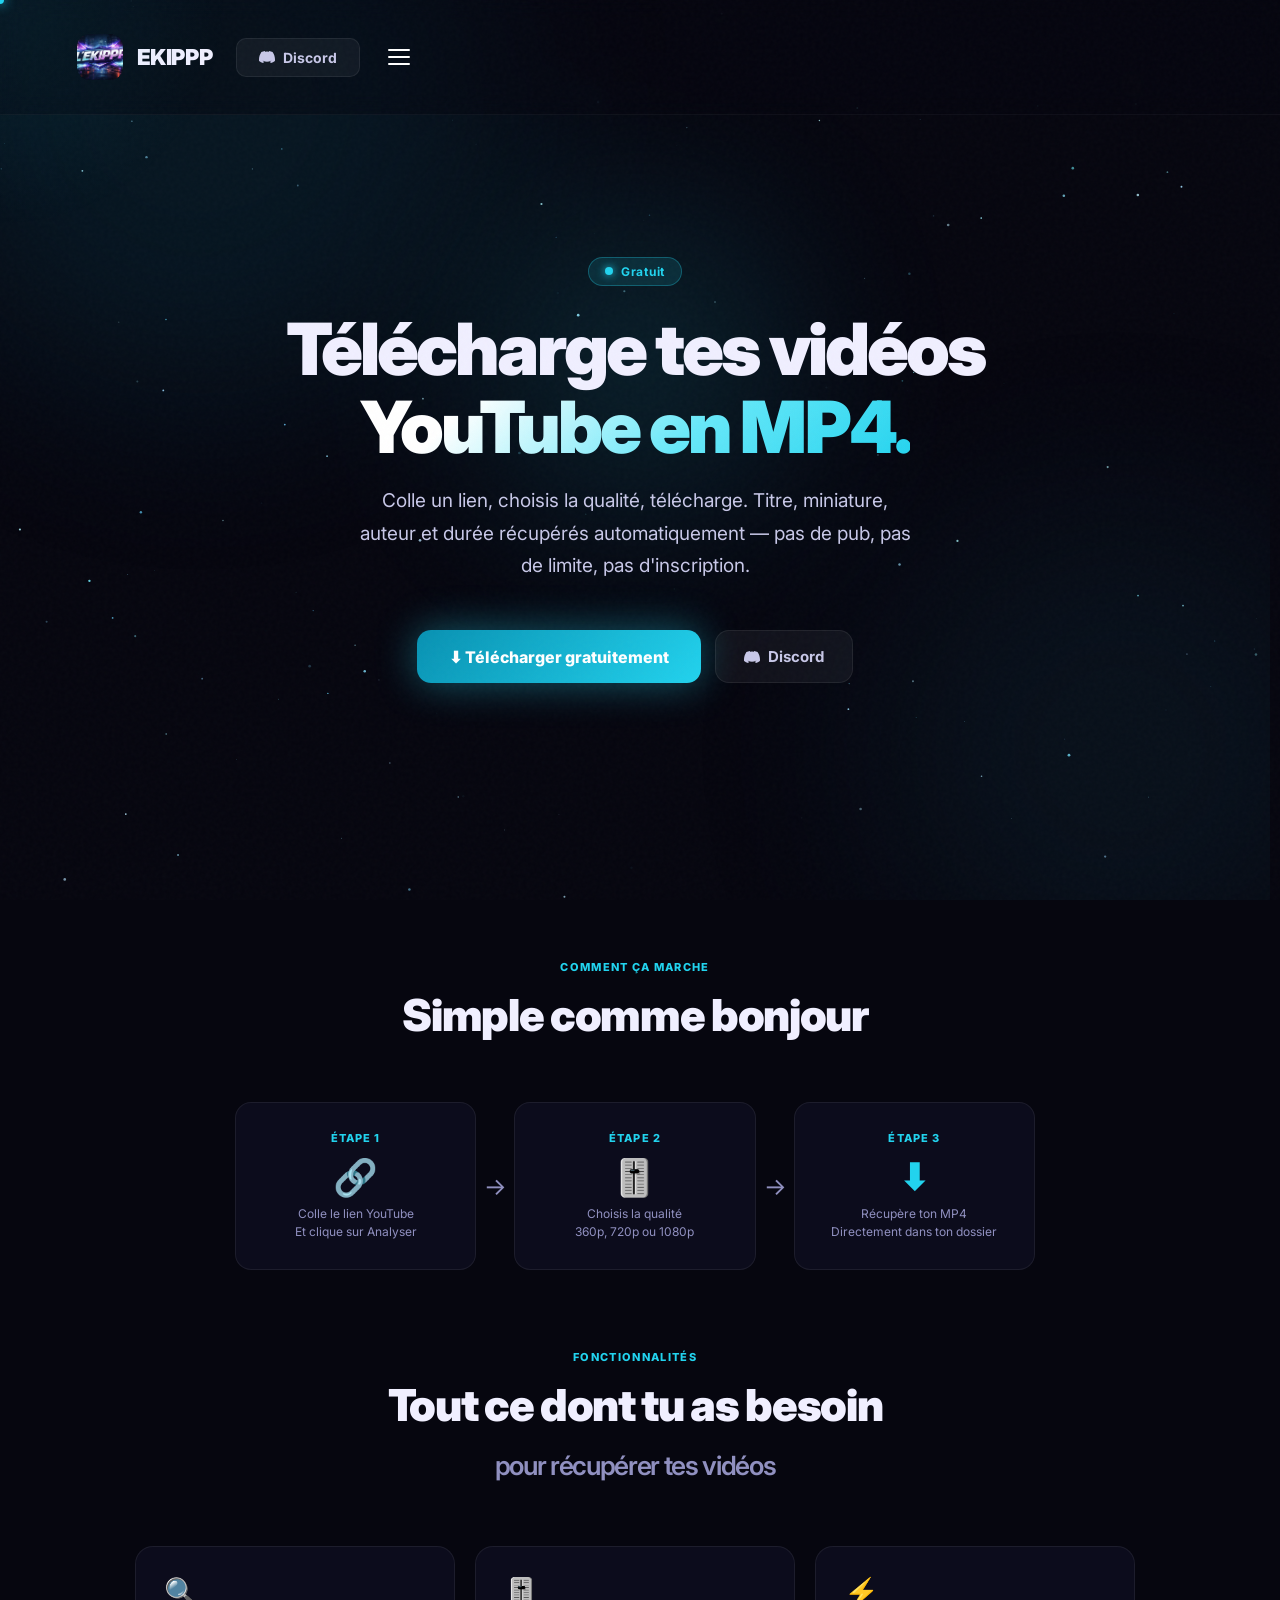
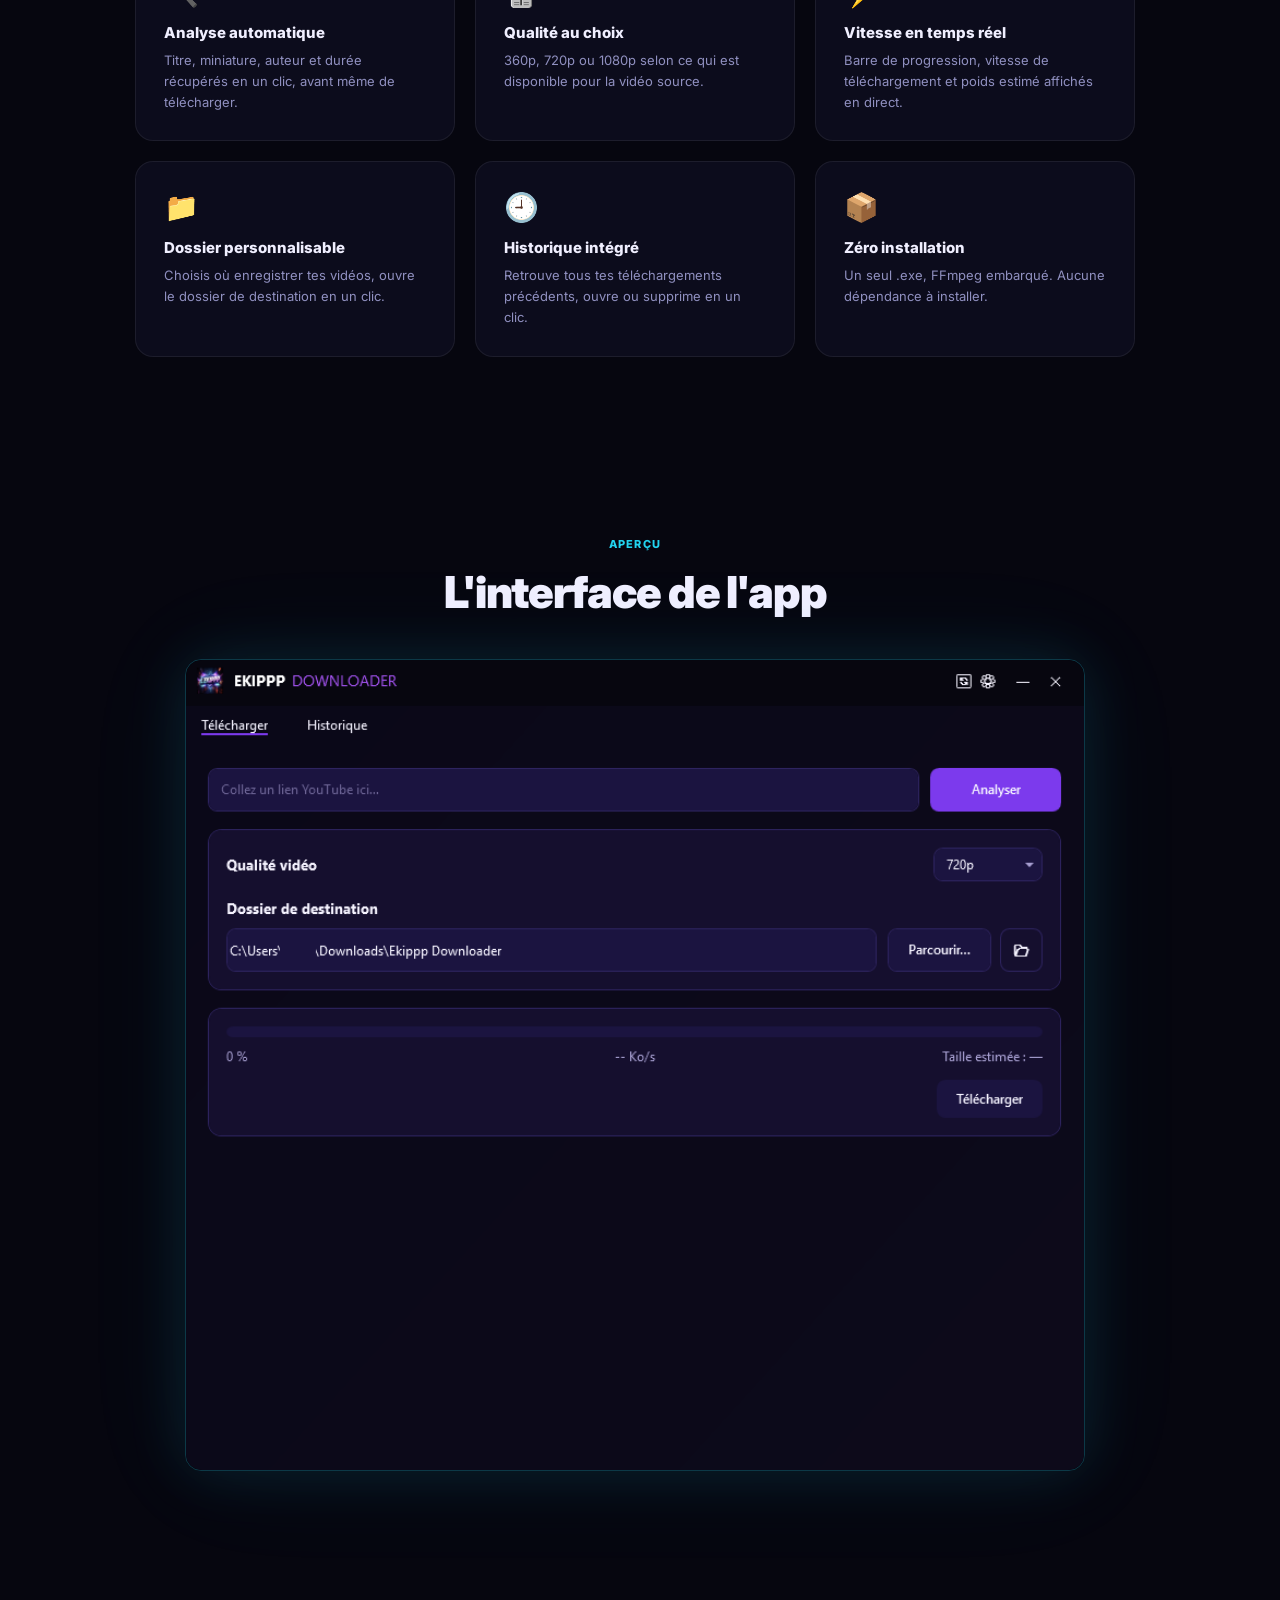
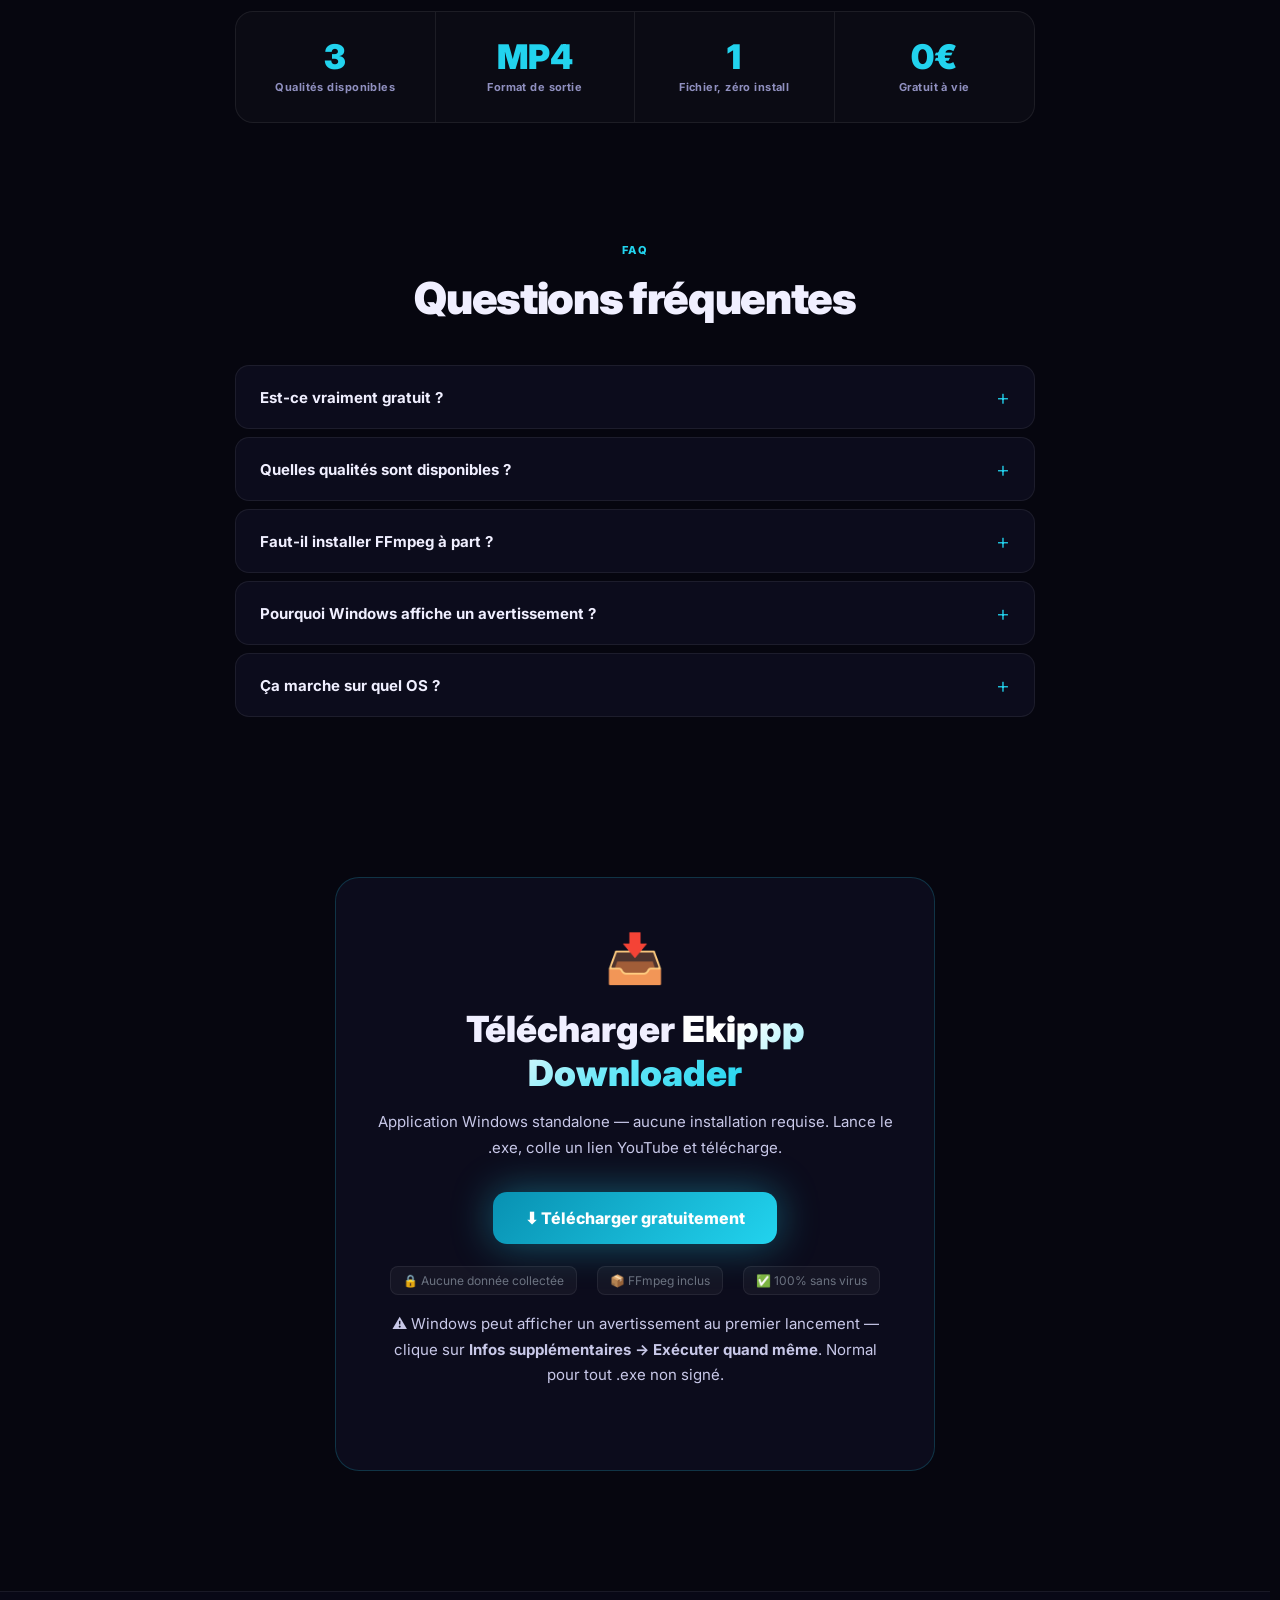
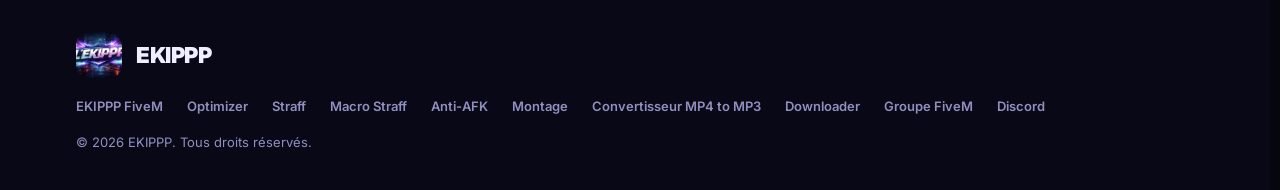
<file: downloader.html>
<!DOCTYPE html>
<html lang="fr">
<head>
<meta charset="UTF-8"/>
<meta name="viewport" content="width=device-width,initial-scale=1"/>
<title>Ekippp Downloader — Télécharge tes vidéos YouTube en MP4</title>
<meta name="description" content="Ekippp Downloader : télécharge tes vidéos YouTube en MP4 (360p/720p/1080p) gratuitement. Colle un lien, choisis la qualité, télécharge. Windows, zéro installation."/>
<meta name="keywords" content="téléchargeur youtube, télécharger vidéo youtube mp4, youtube downloader gratuit, télécharger youtube windows, ekippp downloader"/>
<meta property="og:type" content="website"/>
<meta property="og:site_name" content="EKIPPP"/>
<meta property="og:title" content="Ekippp Downloader — Téléchargeur de vidéos YouTube gratuit"/>
<meta property="og:description" content="Colle un lien YouTube, choisis la qualité (360p/720p/1080p), télécharge en MP4. 100% gratuit, zéro installation."/>
<meta property="og:image" content="https://ekippp-site.vercel.app/downloader-preview.png"/>
<meta property="og:url" content="https://ekippp-site.vercel.app/downloader.html"/>
<meta name="twitter:card" content="summary_large_image"/>
<meta name="twitter:title" content="Ekippp Downloader — Téléchargeur de vidéos YouTube gratuit"/>
<meta name="twitter:description" content="Colle un lien YouTube, choisis la qualité, télécharge en MP4. Gratuit."/>
<meta name="twitter:image" content="https://ekippp-site.vercel.app/downloader-preview.png"/>
<meta name="theme-color" content="#22D3EE"/>
<link rel="icon" href="logo.png" type="image/png"/>
<link rel="canonical" href="https://ekippp-site.vercel.app/downloader.html"/>
<link rel="preconnect" href="https://fonts.googleapis.com"/>
<link rel="preconnect" href="https://fonts.gstatic.com" crossorigin/>
<script type="application/ld+json">{"@context":"https://schema.org","@type":"SoftwareApplication","name":"Ekippp Downloader","applicationCategory":"MultimediaApplication","operatingSystem":"Windows 10, Windows 11","offers":{"@type":"Offer","price":"0","priceCurrency":"EUR"},"description":"Télécharge tes vidéos YouTube en MP4 (360p/720p/1080p) gratuitement. Analyse automatique du titre, de la miniature et de la durée.","url":"https://ekippp-site.vercel.app/downloader.html","publisher":{"@type":"Organization","name":"EKIPPP"}}</script>
<link href="https://fonts.googleapis.com/css2?family=Inter:wght@400;500;600;700;800;900&display=swap" rel="stylesheet"/>
<style>
:root{--bg:#06060F;--bg2:#080816;--bg3:#0C0C1C;--p:#7C3AED;--pl:#A855F7;--pa:#C084FC;--pd:#5B21B6;--t:#F0EFFF;--tm:#C8C8E8;--ts:#9090C0;--border:rgba(255,255,255,.07);--acc:#22D3EE;--accl:#67E8F9;--accd:#0891B2}
*{margin:0;padding:0;box-sizing:border-box}html{scroll-behavior:smooth;overflow-y:scroll;scrollbar-gutter:stable;scrollbar-width:thin;scrollbar-color:rgba(124,58,237,.35) transparent}
::-webkit-scrollbar{width:4px}::-webkit-scrollbar-track{background:transparent}::-webkit-scrollbar-thumb{background:rgba(124,58,237,.4);border-radius:4px}
body{font-family:'Inter',sans-serif;background:var(--bg);color:var(--t);overflow-x:hidden;cursor:none}
a{text-decoration:none;color:inherit}
#cursor{position:fixed;pointer-events:none;z-index:9997;border-radius:50%;width:500px;height:500px;background:radial-gradient(circle,rgba(34,211,238,.07) 0%,transparent 65%);transform:translate(-50%,-50%);transition:left .18s ease,top .18s ease}
#cursor-dot{position:fixed;pointer-events:none;z-index:9999;width:8px;height:8px;border-radius:50%;background:var(--acc);transform:translate(-50%,-50%);box-shadow:0 0 12px var(--acc);transition:left .05s,top .05s}
body::after{content:'';position:fixed;inset:0;background-image:url("data:image/svg+xml,%3Csvg viewBox='0 0 256 256' xmlns='http://www.w3.org/2000/svg'%3E%3Cfilter id='n'%3E%3CfeTurbulence type='fractalNoise' baseFrequency='.9' numOctaves='4' stitchTiles='stitch'/%3E%3C/filter%3E%3Crect width='100%25' height='100%25' filter='url(%23n)' opacity='1'/%3E%3C/svg%3E");opacity:.025;pointer-events:none;z-index:9996}
#progress{position:fixed;top:0;left:0;height:2px;background:linear-gradient(90deg,var(--accd),var(--acc));z-index:9000;width:0;transition:width .1s}
nav{position:fixed;top:0;width:100%;z-index:1000;padding:34px 6%;display:flex;align-items:center;gap:24px;background:rgba(6,6,15,.4);backdrop-filter:blur(10px);border-bottom:1px solid rgba(255,255,255,.04);transition:.3s}
nav.scrolled{background:rgba(6,6,15,.92);backdrop-filter:blur(24px);border-bottom:1px solid var(--border);padding:24px 6%}
.logo{display:flex;align-items:center;gap:14px}
nav .btn-ghost{margin-left:auto}
.logo-icon{width:46px;height:46px;border-radius:13px}
.logo-text{font-size:22px;font-weight:900;letter-spacing:-.02em}
.nav-links{display:flex;gap:20px}
.nav-links a{white-space:nowrap}
.nav-links a{font-size:14px;font-weight:700;color:#C8C8E8;transition:.2s;letter-spacing:-.01em}
.nav-links a:hover{color:#fff}
.nav-links a.active{color:var(--acc)}
.nav-burger{display:none;flex-direction:column;gap:5px;cursor:pointer;padding:4px;background:none;border:none}
.nav-burger span{display:block;width:22px;height:2px;background:#fff;border-radius:2px;transition:.3s}
.nav-burger.open span:nth-child(1){transform:rotate(45deg) translate(5px,5px)}
.nav-burger.open span:nth-child(2){opacity:0}
.nav-burger.open span:nth-child(3){transform:rotate(-45deg) translate(5px,-5px)}
@media(max-width:1400px){.nav-links{display:none}.nav-burger{display:flex}}
.mobile-menu{display:none;position:fixed;inset:0;z-index:999;overflow-y:auto;padding:140px 20px 40px;background:rgba(6,6,15,.97);backdrop-filter:blur(20px);flex-direction:column;align-items:center;justify-content:flex-start;gap:36px}
.mobile-menu.open{display:flex}
.mobile-menu a{font-size:22px;font-weight:700;color:#fff;transition:.2s}
.mobile-menu a:hover{color:var(--acc)}
.btn{display:inline-flex;align-items:center;gap:8px;padding:10px 22px;border-radius:10px;font-family:'Inter',sans-serif;font-size:14px;font-weight:700;cursor:pointer;transition:all .25s;border:none}
canvas#particles{position:fixed;inset:0;z-index:0;pointer-events:none}

/* HERO */
.hero{min-height:100vh;display:flex;flex-direction:column;align-items:center;justify-content:center;text-align:center;padding:120px 6% 80px;position:relative;z-index:1}
.hero-mesh{position:absolute;inset:0;overflow:hidden;pointer-events:none;z-index:-1}
.mesh-orb{position:absolute;border-radius:50%;filter:blur(100px);opacity:.15}
.orb1{width:600px;height:600px;background:#0E7490;top:-200px;left:-100px}
.orb2{width:500px;height:500px;background:#164E63;bottom:-100px;right:-100px}
.orb3{width:300px;height:300px;background:var(--acc);top:40%;left:50%;transform:translate(-50%,-50%)}
.badge{display:inline-flex;align-items:center;gap:8px;background:rgba(34,211,238,.12);border:1px solid rgba(34,211,238,.3);border-radius:100px;padding:6px 16px;font-size:12px;font-weight:700;color:var(--acc);letter-spacing:.06em;margin-bottom:24px;animation:hero-in .8s cubic-bezier(.23,1,.32,1) both}
.badge-dot{width:8px;height:8px;border-radius:50%;background:var(--acc);box-shadow:0 0 8px var(--acc);animation:dot-pulse 1.6s ease-in-out infinite}
@keyframes dot-pulse{0%,100%{opacity:1;transform:scale(1)}50%{opacity:.4;transform:scale(.85)}}
@keyframes hero-in{from{opacity:0;transform:translateY(20px)}to{opacity:1;transform:translateY(0)}}
.hero h1{font-size:clamp(38px,6vw,72px);font-weight:900;line-height:1.08;letter-spacing:-.04em;margin-bottom:20px;animation:hero-in .9s cubic-bezier(.23,1,.32,1) .1s both}
.grad-gold{background:linear-gradient(135deg,#fff 20%,var(--accl) 60%,var(--acc));-webkit-background-clip:text;-webkit-text-fill-color:transparent;background-clip:text}
.hero-sub{font-size:clamp(15px,1.8vw,19px);color:var(--tm);max-width:560px;line-height:1.7;margin-bottom:48px;animation:hero-in .9s cubic-bezier(.23,1,.32,1) .2s both}
.hero-ctas{display:flex;gap:14px;flex-wrap:wrap;justify-content:center;animation:hero-in .9s cubic-bezier(.23,1,.32,1) .3s both}
.cta-dl{display:inline-flex;align-items:center;gap:10px;padding:16px 32px;background:linear-gradient(135deg,var(--accd),var(--acc));color:#fff;font-family:'Inter',sans-serif;font-size:16px;font-weight:800;border-radius:14px;border:none;cursor:pointer;transition:all .25s;box-shadow:0 0 40px rgba(34,211,238,.4)}
.cta-dl:hover{transform:translateY(-3px);box-shadow:0 0 60px rgba(34,211,238,.6)}
.cta-ghost{display:inline-flex;align-items:center;gap:8px;padding:16px 28px;background:rgba(255,255,255,.05);border:1px solid var(--border);color:var(--tm);font-family:'Inter',sans-serif;font-size:15px;font-weight:700;border-radius:14px;cursor:pointer;transition:.25s}
.cta-ghost:hover{background:rgba(255,255,255,.08);color:var(--t)}

/* HOW IT WORKS */
.how{padding:60px 6% 80px;position:relative;z-index:1;text-align:center}
.steps{display:flex;align-items:center;justify-content:center;gap:8px;max-width:800px;margin:0 auto;flex-wrap:wrap}
.step{background:var(--bg3);border:1px solid var(--border);border-radius:16px;padding:28px 24px;text-align:center;flex:1;min-width:160px}
.step-num{font-size:11px;font-weight:800;color:var(--acc);letter-spacing:.1em;margin-bottom:10px}
.step-key{font-size:36px;font-weight:900;color:var(--acc);font-family:'Inter',sans-serif;margin-bottom:6px}
.step-desc{font-size:12px;color:var(--ts);line-height:1.5}
.step-arrow{color:var(--ts);font-size:24px;flex-shrink:0}

/* FEATURES */
.features{padding:0 6% 100px;position:relative;z-index:1}
.section-label{font-size:11px;font-weight:800;letter-spacing:.12em;color:var(--acc);text-transform:uppercase;text-align:center;margin-bottom:14px}
.section-title{font-size:clamp(28px,4vw,44px);font-weight:900;text-align:center;letter-spacing:-.03em;margin-bottom:60px}
.feats-grid{display:grid;grid-template-columns:repeat(3,1fr);gap:20px;max-width:1000px;margin:0 auto}
.feat-card{background:var(--bg3);border:1px solid var(--border);border-radius:18px;padding:28px;transition:.3s}
.feat-card:hover{border-color:rgba(34,211,238,.25);transform:translateY(-4px)}
.feat-icon{font-size:28px;margin-bottom:14px}
.feat-title{font-size:15px;font-weight:800;margin-bottom:8px}
.feat-desc{font-size:13px;color:var(--ts);line-height:1.6}

/* STATS */
.stats-band{padding:60px 6%;position:relative;z-index:1}
.stats-row{display:grid;grid-template-columns:repeat(4,1fr);gap:0;max-width:800px;margin:0 auto;background:rgba(255,255,255,.025);border:1px solid var(--border);border-radius:18px;overflow:hidden}
.stat-item{padding:28px 20px;text-align:center;border-right:1px solid var(--border)}
.stat-item:last-child{border:none}
.stat-num{font-size:34px;font-weight:900;color:var(--acc);line-height:1;display:block}
.stat-lbl{font-size:11px;color:var(--ts);font-weight:700;margin-top:6px;display:block;letter-spacing:.04em}

/* DOWNLOAD */
.download{padding:80px 6% 120px;position:relative;z-index:1;text-align:center}
.dl-box{max-width:600px;margin:0 auto;background:var(--bg3);border:1px solid rgba(34,211,238,.2);border-radius:24px;padding:50px 40px}
.dl-box h2{font-size:clamp(24px,3vw,36px);font-weight:900;margin-bottom:14px}
.dl-box p{font-size:15px;color:var(--tm);line-height:1.7;margin-bottom:32px}
.dl-note{font-size:12px;color:var(--ts);margin-top:16px}
.dl-note strong{color:var(--tm)}

footer{background:var(--bg2);border-top:1px solid var(--border);padding:40px 6%}
.footer-inner{display:flex;align-items:center;justify-content:space-between;flex-wrap:wrap;gap:20px}
.footer-links{display:flex;gap:24px;flex-wrap:wrap}
.footer-links a{color:var(--ts);font-size:13px;font-weight:600;transition:.2s}
.footer-links a:hover{color:var(--acc)}
.footer-copy{font-size:13px;color:var(--ts)}
.reveal{opacity:0;transform:translateY(28px);transition:all .7s cubic-bezier(.23,1,.32,1)}
.reveal.visible{opacity:1;transform:translateY(0)}
.delay-1{transition-delay:.1s}.delay-2{transition-delay:.2s}.delay-3{transition-delay:.3s}
@media(max-width:840px){.feats-grid{grid-template-columns:1fr 1fr}.stats-row{grid-template-columns:repeat(2,1fr)}.stat-item:nth-child(2){border-right:none}.stat-item:nth-child(3){border-right:1px solid var(--border)}.stat-item:nth-child(3),.stat-item:nth-child(4){border-top:1px solid var(--border)}.nav-links{display:none}.nav-burger{display:flex}body{cursor:auto}#cursor,#cursor-dot{display:none}.steps{flex-direction:column;align-items:stretch}.step-arrow{display:none}}
@media(max-width:520px){.feats-grid{grid-template-columns:1fr}.steps{gap:10px}.step{min-width:120px;padding:20px 14px}}
.faq-list{display:flex;flex-direction:column;gap:8px;margin-top:40px}
.faq-item{background:var(--bg3);border:1px solid var(--border);border-radius:14px;overflow:hidden;transition:border-color .2s}
.faq-item:hover{border-color:rgba(34,211,238,.25)}
.faq-q{width:100%;text-align:left;background:none;border:none;color:var(--t);font-family:'Inter',sans-serif;font-size:15px;font-weight:700;padding:20px 24px;cursor:pointer;display:flex;justify-content:space-between;align-items:center;gap:16px;transition:background .2s}
.faq-q:hover{background:rgba(255,255,255,.02)}
.faq-arr{font-size:22px;color:var(--acc);font-weight:300;transition:transform .25s;flex-shrink:0;line-height:1}
.faq-item.open .faq-arr{transform:rotate(45deg)}
.faq-a{color:var(--ts);font-size:14px;line-height:1.8;padding:0 24px;max-height:0;overflow:hidden;transition:max-height .35s ease,padding .35s ease}
.faq-item.open .faq-a{max-height:220px;padding:0 24px 20px}
.ss-card-app{border-radius:16px;overflow:hidden;border:1px solid rgba(34,211,238,.25);box-shadow:0 0 60px rgba(34,211,238,.12),0 0 120px rgba(34,211,238,.06);transition:transform .25s,box-shadow .25s}
.ss-card-app:hover{transform:translateY(-6px);box-shadow:0 12px 60px rgba(34,211,238,.3)}
.ss-card-app img{width:100%;display:block;border-radius:16px}
</style>
</head>
<body>
<div id="cursor"></div><div id="cursor-dot"></div>
<canvas id="particles"></canvas>
<div id="progress"></div>

<nav id="nav">
  <a href="index.html" class="logo">
    <img src="logo.png" class="logo-icon" style="object-fit:cover" alt="Logo EKIPPP"/>
    <span class="logo-text">EKIPPP</span>
  </a>
  <div class="nav-links">
    <a href="index.html">Accueil</a>
    <a href="ekippp.html">EKIPPP FiveM</a>
    <a href="optimizer.html">Optimizer</a>
    <a href="straff.html">Straff</a>
    <a href="macrostraff.html">Macro Straff</a>
    <a href="antifk.html">Anti-AFK</a>
    <a href="montage.html">Montage</a>
    <a href="convertisseur.html">Convertisseur MP4 to MP3</a>
    <a href="downloader.html" class="active">Downloader</a>
    <a href="groupe.html">Groupe FiveM</a>
  </div>
  <a href="https://discord.gg/YUKQRUj9Qs" target="_blank" class="btn" style="background:rgba(255,255,255,.05);border:1px solid var(--border);color:var(--tm);font-size:14px;font-weight:700">
    <svg width="16" height="16" viewBox="0 0 24 24" fill="currentColor"><path d="M20.317 4.37a19.791 19.791 0 0 0-4.885-1.515.074.074 0 0 0-.079.037c-.21.375-.444.864-.608 1.25a18.27 18.27 0 0 0-5.487 0 12.64 12.64 0 0 0-.617-1.25.077.077 0 0 0-.079-.037A19.736 19.736 0 0 0 3.677 4.37a.07.07 0 0 0-.032.027C.533 9.046-.32 13.58.099 18.057a.082.082 0 0 0 .031.057 19.9 19.9 0 0 0 5.993 3.03.078.078 0 0 0 .084-.028c.462-.63.874-1.295 1.226-1.994a.076.076 0 0 0-.041-.106 13.107 13.107 0 0 1-1.872-.892.077.077 0 0 1-.008-.128 10.2 10.2 0 0 0 .372-.292.074.074 0 0 1 .077-.01c3.928 1.793 8.18 1.793 12.062 0a.074.074 0 0 1 .078.01c.12.098.246.198.373.292a.077.077 0 0 1-.006.127 12.299 12.299 0 0 1-1.873.892.077.077 0 0 0-.041.107c.36.698.772 1.362 1.225 1.993a.076.076 0 0 0 .084.028 19.839 19.839 0 0 0 6.002-3.03.077.077 0 0 0 .032-.054c.5-5.177-.838-9.674-3.549-13.66a.061.061 0 0 0-.031-.03z"/></svg>
    Discord
  </a>
  <button class="nav-burger" id="burger" onclick="toggleMenu()" aria-label="Menu"><span></span><span></span><span></span></button>
</nav>
<div class="mobile-menu" id="mobileMenu">
  <a href="ekippp.html" onclick="toggleMenu()">EKIPPP FiveM</a>
  <a href="optimizer.html" onclick="toggleMenu()">Optimizer</a>
  <a href="straff.html" onclick="toggleMenu()">Straff</a>
  <a href="macrostraff.html" onclick="toggleMenu()">Macro Straff</a>
  <a href="antifk.html" onclick="toggleMenu()">Anti-AFK</a>
  <a href="montage.html" onclick="toggleMenu()">Montage</a>
  <a href="convertisseur.html" onclick="toggleMenu()">Convertisseur MP4 to MP3</a>
  <a href="downloader.html" onclick="toggleMenu()">Downloader</a>
  <a href="groupe.html" onclick="toggleMenu()">Groupe FiveM</a>
  <a href="https://discord.gg/YUKQRUj9Qs" target="_blank" onclick="toggleMenu()">Discord</a>
</div>
<script>function toggleMenu(){document.getElementById('burger').classList.toggle('open');document.getElementById('mobileMenu').classList.toggle('open');}</script>

<!-- HERO -->
<section class="hero">
  <div class="hero-mesh">
    <div class="mesh-orb orb1"></div><div class="mesh-orb orb2"></div><div class="mesh-orb orb3"></div>
  </div>
  <div class="badge"><div class="badge-dot"></div>Gratuit</div>
  <h1>Télécharge tes vidéos<br/><span class="grad-gold">YouTube en MP4.</span></h1>
  <p class="hero-sub">Colle un lien, choisis la qualité, télécharge. Titre, miniature, auteur et durée récupérés automatiquement — pas de pub, pas de limite, pas d'inscription.</p>
  <div class="hero-ctas">
    <a href="#download" class="cta-dl">⬇ Télécharger gratuitement</a>
    <a href="https://discord.gg/YUKQRUj9Qs" target="_blank" class="cta-ghost">
      <svg width="16" height="16" viewBox="0 0 24 24" fill="currentColor"><path d="M20.317 4.37a19.791 19.791 0 0 0-4.885-1.515.074.074 0 0 0-.079.037c-.21.375-.444.864-.608 1.25a18.27 18.27 0 0 0-5.487 0 12.64 12.64 0 0 0-.617-1.25.077.077 0 0 0-.079-.037A19.736 19.736 0 0 0 3.677 4.37a.07.07 0 0 0-.032.027C.533 9.046-.32 13.58.099 18.057a.082.082 0 0 0 .031.057 19.9 19.9 0 0 0 5.993 3.03.078.078 0 0 0 .084-.028c.462-.63.874-1.295 1.226-1.994a.076.076 0 0 0-.041-.106 13.107 13.107 0 0 1-1.872-.892.077.077 0 0 1-.008-.128 10.2 10.2 0 0 0 .372-.292.074.074 0 0 1 .077-.01c3.928 1.793 8.18 1.793 12.062 0a.074.074 0 0 1 .078.01c.12.098.246.198.373.292a.077.077 0 0 1-.006.127 12.299 12.299 0 0 1-1.873.892.077.077 0 0 0-.041.107c.36.698.772 1.362 1.225 1.993a.076.076 0 0 0 .084.028 19.839 19.839 0 0 0 6.002-3.03.077.077 0 0 0 .032-.054c.5-5.177-.838-9.674-3.549-13.66a.061.061 0 0 0-.031-.03z"/></svg>
      Discord
    </a>
  </div>
</section>

<!-- HOW IT WORKS -->
<section class="how reveal">
  <div class="section-label">Comment ça marche</div>
  <div class="section-title">Simple comme bonjour</div>
  <div class="steps">
    <div class="step">
      <div class="step-num">ÉTAPE 1</div>
      <div class="step-key">🔗</div>
      <div class="step-desc">Colle le lien YouTube<br/>Et clique sur Analyser</div>
    </div>
    <div class="step-arrow">→</div>
    <div class="step">
      <div class="step-num">ÉTAPE 2</div>
      <div class="step-key">🎚️</div>
      <div class="step-desc">Choisis la qualité<br/>360p, 720p ou 1080p</div>
    </div>
    <div class="step-arrow">→</div>
    <div class="step">
      <div class="step-num">ÉTAPE 3</div>
      <div class="step-key">⬇</div>
      <div class="step-desc">Récupère ton MP4<br/>Directement dans ton dossier</div>
    </div>
  </div>
</section>

<!-- FEATURES -->
<section class="features">
  <div class="section-label">Fonctionnalités</div>
  <div class="section-title">Tout ce dont tu as besoin<br/><span style="font-size:.6em;color:var(--ts);font-weight:600">pour récupérer tes vidéos</span></div>
  <div class="feats-grid">
    <div class="feat-card reveal">
      <div class="feat-icon">🔍</div>
      <div class="feat-title">Analyse automatique</div>
      <div class="feat-desc">Titre, miniature, auteur et durée récupérés en un clic, avant même de télécharger.</div>
    </div>
    <div class="feat-card reveal delay-1">
      <div class="feat-icon">🎚️</div>
      <div class="feat-title">Qualité au choix</div>
      <div class="feat-desc">360p, 720p ou 1080p selon ce qui est disponible pour la vidéo source.</div>
    </div>
    <div class="feat-card reveal delay-2">
      <div class="feat-icon">⚡</div>
      <div class="feat-title">Vitesse en temps réel</div>
      <div class="feat-desc">Barre de progression, vitesse de téléchargement et poids estimé affichés en direct.</div>
    </div>
    <div class="feat-card reveal">
      <div class="feat-icon">📁</div>
      <div class="feat-title">Dossier personnalisable</div>
      <div class="feat-desc">Choisis où enregistrer tes vidéos, ouvre le dossier de destination en un clic.</div>
    </div>
    <div class="feat-card reveal delay-1">
      <div class="feat-icon">🕘</div>
      <div class="feat-title">Historique intégré</div>
      <div class="feat-desc">Retrouve tous tes téléchargements précédents, ouvre ou supprime en un clic.</div>
    </div>
    <div class="feat-card reveal delay-2">
      <div class="feat-icon">📦</div>
      <div class="feat-title">Zéro installation</div>
      <div class="feat-desc">Un seul .exe, FFmpeg embarqué. Aucune dépendance à installer.</div>
    </div>
  </div>
</section>

<!-- PREVIEW -->
<section style="padding:80px 6%;text-align:center">
  <div class="reveal">
    <div class="section-label">Aperçu</div>
    <div class="section-title" style="margin-bottom:40px">L'interface de l'app</div>
  </div>
  <div class="reveal" style="max-width:900px;margin:0 auto">
    <div class="ss-card-app">
      <img src="downloader-preview.png" alt="Ekippp Downloader interface — téléchargement de vidéos YouTube" loading="lazy"/>
    </div>
  </div>
</section>

<!-- STATS -->
<section class="stats-band reveal">
  <div class="stats-row">
    <div class="stat-item"><span class="stat-num">3</span><span class="stat-lbl">Qualités disponibles</span></div>
    <div class="stat-item"><span class="stat-num">MP4</span><span class="stat-lbl">Format de sortie</span></div>
    <div class="stat-item"><span class="stat-num">1</span><span class="stat-lbl">Fichier, zéro install</span></div>
    <div class="stat-item"><span class="stat-num">0€</span><span class="stat-lbl">Gratuit à vie</span></div>
  </div>
</section>

<!-- FAQ -->
<section style="padding:60px 6% 80px;position:relative;z-index:1">
  <div class="reveal" style="max-width:800px;margin:0 auto">
    <div class="section-label">FAQ</div>
    <div class="section-title" style="margin-bottom:0">Questions fréquentes</div>
    <div class="faq-list">
      <div class="faq-item">
        <button class="faq-q" onclick="toggleFaq(this)">Est-ce vraiment gratuit ?<span class="faq-arr">+</span></button>
        <div class="faq-a">Oui, Ekippp Downloader est 100% gratuit — sans inscription, sans limite et sans pub. Télécharge autant de vidéos que tu veux.</div>
      </div>
      <div class="faq-item">
        <button class="faq-q" onclick="toggleFaq(this)">Quelles qualités sont disponibles ?<span class="faq-arr">+</span></button>
        <div class="faq-a">Jusqu'à 1080p si la vidéo source le propose. L'app affiche automatiquement les qualités réellement disponibles pour chaque vidéo.</div>
      </div>
      <div class="faq-item">
        <button class="faq-q" onclick="toggleFaq(this)">Faut-il installer FFmpeg à part ?<span class="faq-arr">+</span></button>
        <div class="faq-a">Non, FFmpeg est embarqué directement dans l'exe et s'installe tout seul au premier lancement. Aucun téléchargement supplémentaire.</div>
      </div>
      <div class="faq-item">
        <button class="faq-q" onclick="toggleFaq(this)">Pourquoi Windows affiche un avertissement ?<span class="faq-arr">+</span></button>
        <div class="faq-a">L'app n'est pas signée avec un certificat payant. Clique "Informations complémentaires" puis "Exécuter quand même" — c'est normal pour tout .exe non signé par un éditeur certifié.</div>
      </div>
      <div class="faq-item">
        <button class="faq-q" onclick="toggleFaq(this)">Ça marche sur quel OS ?<span class="faq-arr">+</span></button>
        <div class="faq-a">Windows 10 et Windows 11 uniquement. C'est un .exe standalone, aucune installation requise — lance et c'est bon.</div>
      </div>
    </div>
  </div>
</section>

<!-- DOWNLOAD -->
<section class="download" id="download">
  <div class="dl-box reveal">
    <div style="font-size:48px;margin-bottom:20px">📥</div>
    <h2>Télécharger <span class="grad-gold">Ekippp Downloader</span></h2>
    <p>Application Windows standalone — aucune installation requise. Lance le .exe, colle un lien YouTube et télécharge.</p>
    <a href="/api/download?app=downloader" class="cta-dl" style="display:inline-flex;text-decoration:none" download>
      ⬇ Télécharger gratuitement
    </a>
    <div style="display:flex;justify-content:center;gap:20px;flex-wrap:wrap;margin-top:22px;margin-bottom:4px">
      <span style="display:inline-flex;align-items:center;gap:6px;font-size:12px;color:#6B7280;background:rgba(255,255,255,.04);border:1px solid rgba(255,255,255,.07);padding:6px 12px;border-radius:8px">🔒 Aucune donnée collectée</span>
      <span style="display:inline-flex;align-items:center;gap:6px;font-size:12px;color:#6B7280;background:rgba(255,255,255,.04);border:1px solid rgba(255,255,255,.07);padding:6px 12px;border-radius:8px">📦 FFmpeg inclus</span>
      <span style="display:inline-flex;align-items:center;gap:6px;font-size:12px;color:#6B7280;background:rgba(255,255,255,.04);border:1px solid rgba(255,255,255,.07);padding:6px 12px;border-radius:8px">✅ 100% sans virus</span>
    </div>
    <p class="dl-note">⚠️ Windows peut afficher un avertissement au premier lancement — clique sur <strong>Infos supplémentaires → Exécuter quand même</strong>. Normal pour tout .exe non signé.</p>
  </div>
</section>

<footer>
  <div class="footer-inner">
    <a href="index.html" class="logo"><img src="logo.png" class="logo-icon" style="object-fit:cover" alt="Logo EKIPPP"/><span class="logo-text">EKIPPP</span></a>
    <div class="footer-links">
      <a href="ekippp.html">EKIPPP FiveM</a>
      <a href="optimizer.html">Optimizer</a>
      <a href="straff.html">Straff</a>
    <a href="macrostraff.html">Macro Straff</a>
      <a href="antifk.html">Anti-AFK</a>
      <a href="montage.html">Montage</a>
      <a href="convertisseur.html">Convertisseur MP4 to MP3</a>
      <a href="downloader.html">Downloader</a>
      <a href="groupe.html">Groupe FiveM</a>
      <a href="https://discord.gg/YUKQRUj9Qs" target="_blank">Discord</a>
    </div>
    <div class="footer-copy">© 2026 EKIPPP. Tous droits réservés.</div>
  </div>
</footer>

<script>
const cur=document.getElementById('cursor'),dot=document.getElementById('cursor-dot');
document.addEventListener('mousemove',e=>{dot.style.left=e.clientX+'px';dot.style.top=e.clientY+'px';cur.style.left=e.clientX+'px';cur.style.top=e.clientY+'px';});
document.querySelectorAll('a,button').forEach(el=>{el.addEventListener('mouseenter',()=>{dot.style.transform='translate(-50%,-50%) scale(2.5)';dot.style.opacity='.6'});el.addEventListener('mouseleave',()=>{dot.style.transform='translate(-50%,-50%) scale(1)';dot.style.opacity='1'});});
window.addEventListener('scroll',()=>{const pct=(scrollY/(document.body.scrollHeight-innerHeight))*100;document.getElementById('progress').style.width=pct+'%';document.getElementById('nav').classList.toggle('scrolled',scrollY>60);});
const canvas=document.getElementById('particles'),ctx=canvas.getContext('2d');let W,H,stars=[];
function resize(){W=canvas.width=innerWidth;H=canvas.height=innerHeight}resize();window.addEventListener('resize',resize);
function mkStar(){return{x:Math.random()*W,y:Math.random()*H,r:Math.random()*1.2+.2,o:Math.random(),speed:Math.random()*.3+.05,color:`hsl(${185+Math.random()*20},${70+Math.random()*20}%,${65+Math.random()*20}%)`}}
for(let i=0;i<160;i++)stars.push(mkStar());
(function tick(){ctx.clearRect(0,0,W,H);stars.forEach(s=>{s.o+=Math.sin(Date.now()*.0008+s.x)*.008;s.o=Math.max(.05,Math.min(.9,s.o));ctx.beginPath();ctx.arc(s.x,s.y,s.r,0,Math.PI*2);ctx.fillStyle=s.color;ctx.globalAlpha=s.o;ctx.fill();s.y-=s.speed;if(s.y<-5){s.y=H+5;s.x=Math.random()*W}});ctx.globalAlpha=1;requestAnimationFrame(tick);})();
const obs=new IntersectionObserver(entries=>{entries.forEach(e=>{if(e.isIntersecting)e.target.classList.add('visible')})},{threshold:.12});
document.querySelectorAll('.reveal').forEach(el=>obs.observe(el));
function toggleFaq(btn){btn.parentElement.classList.toggle('open')}
</script>
</body>
</html>
</file>
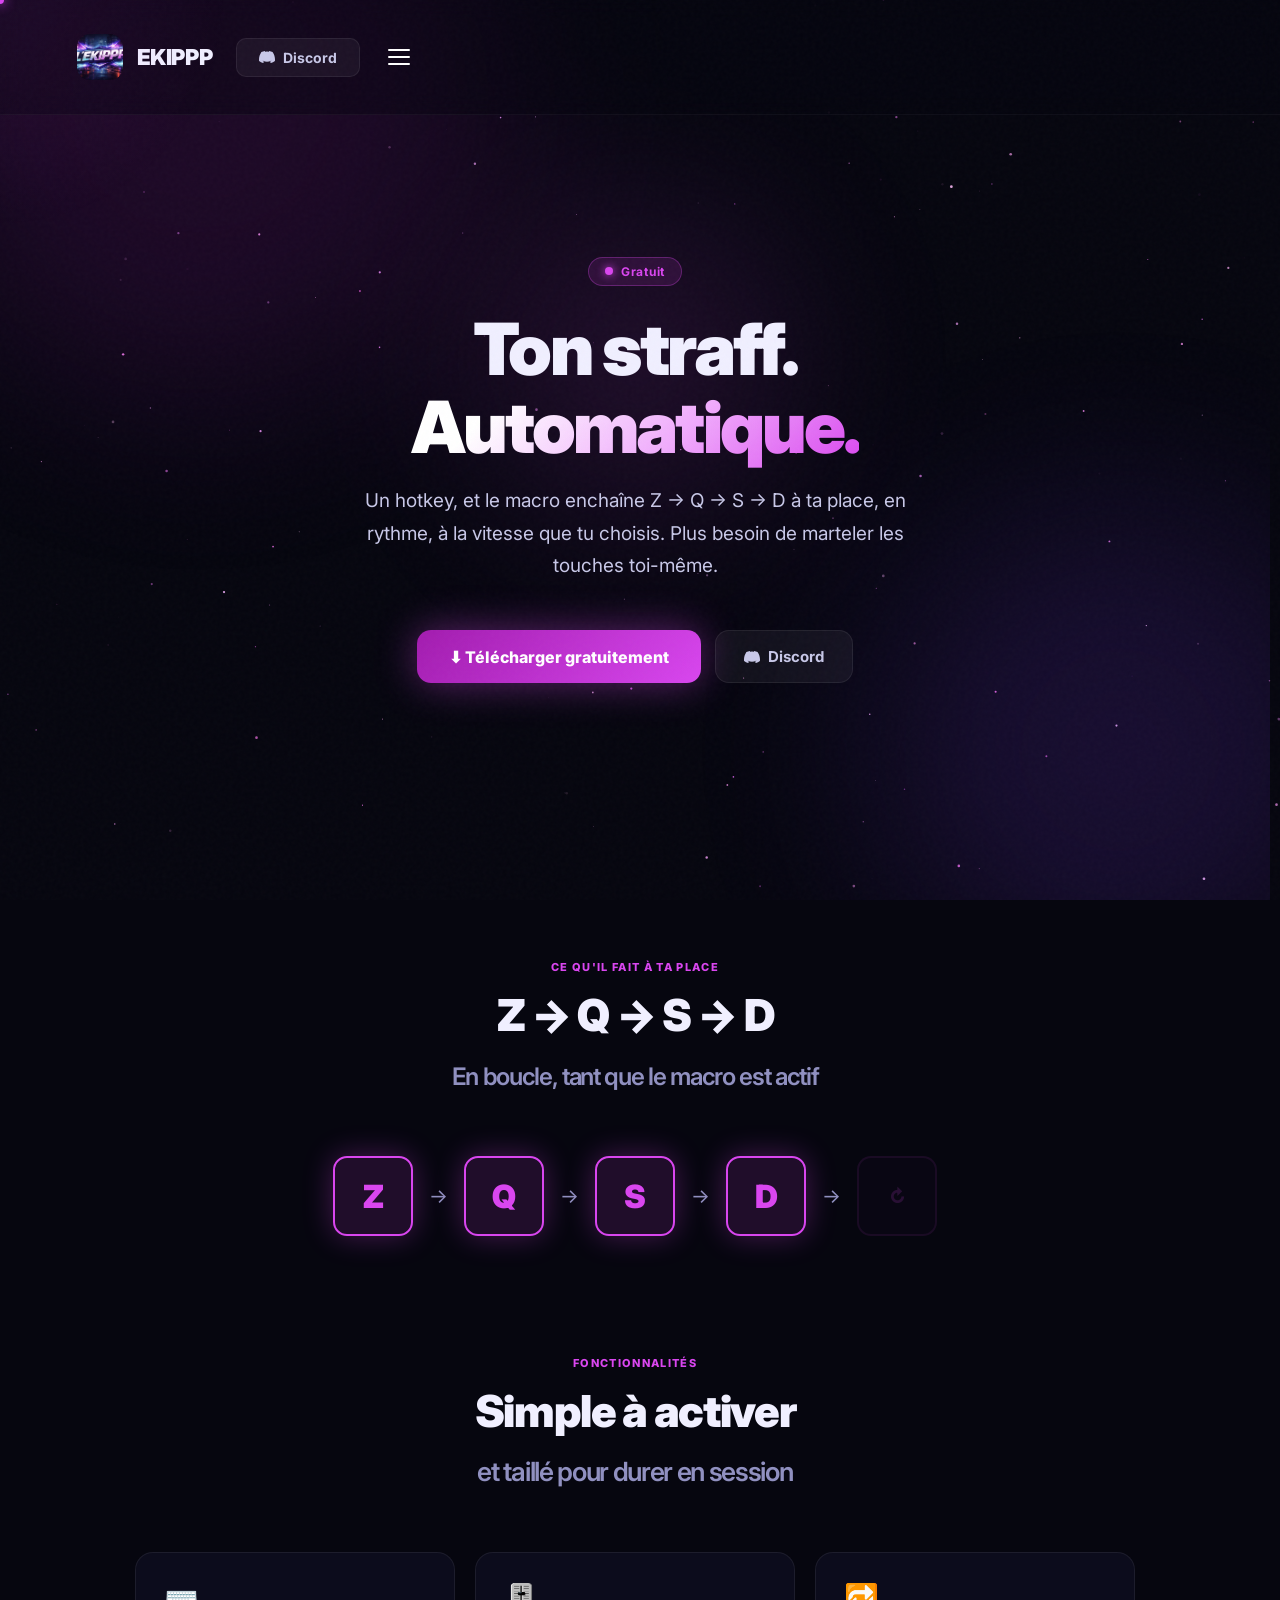
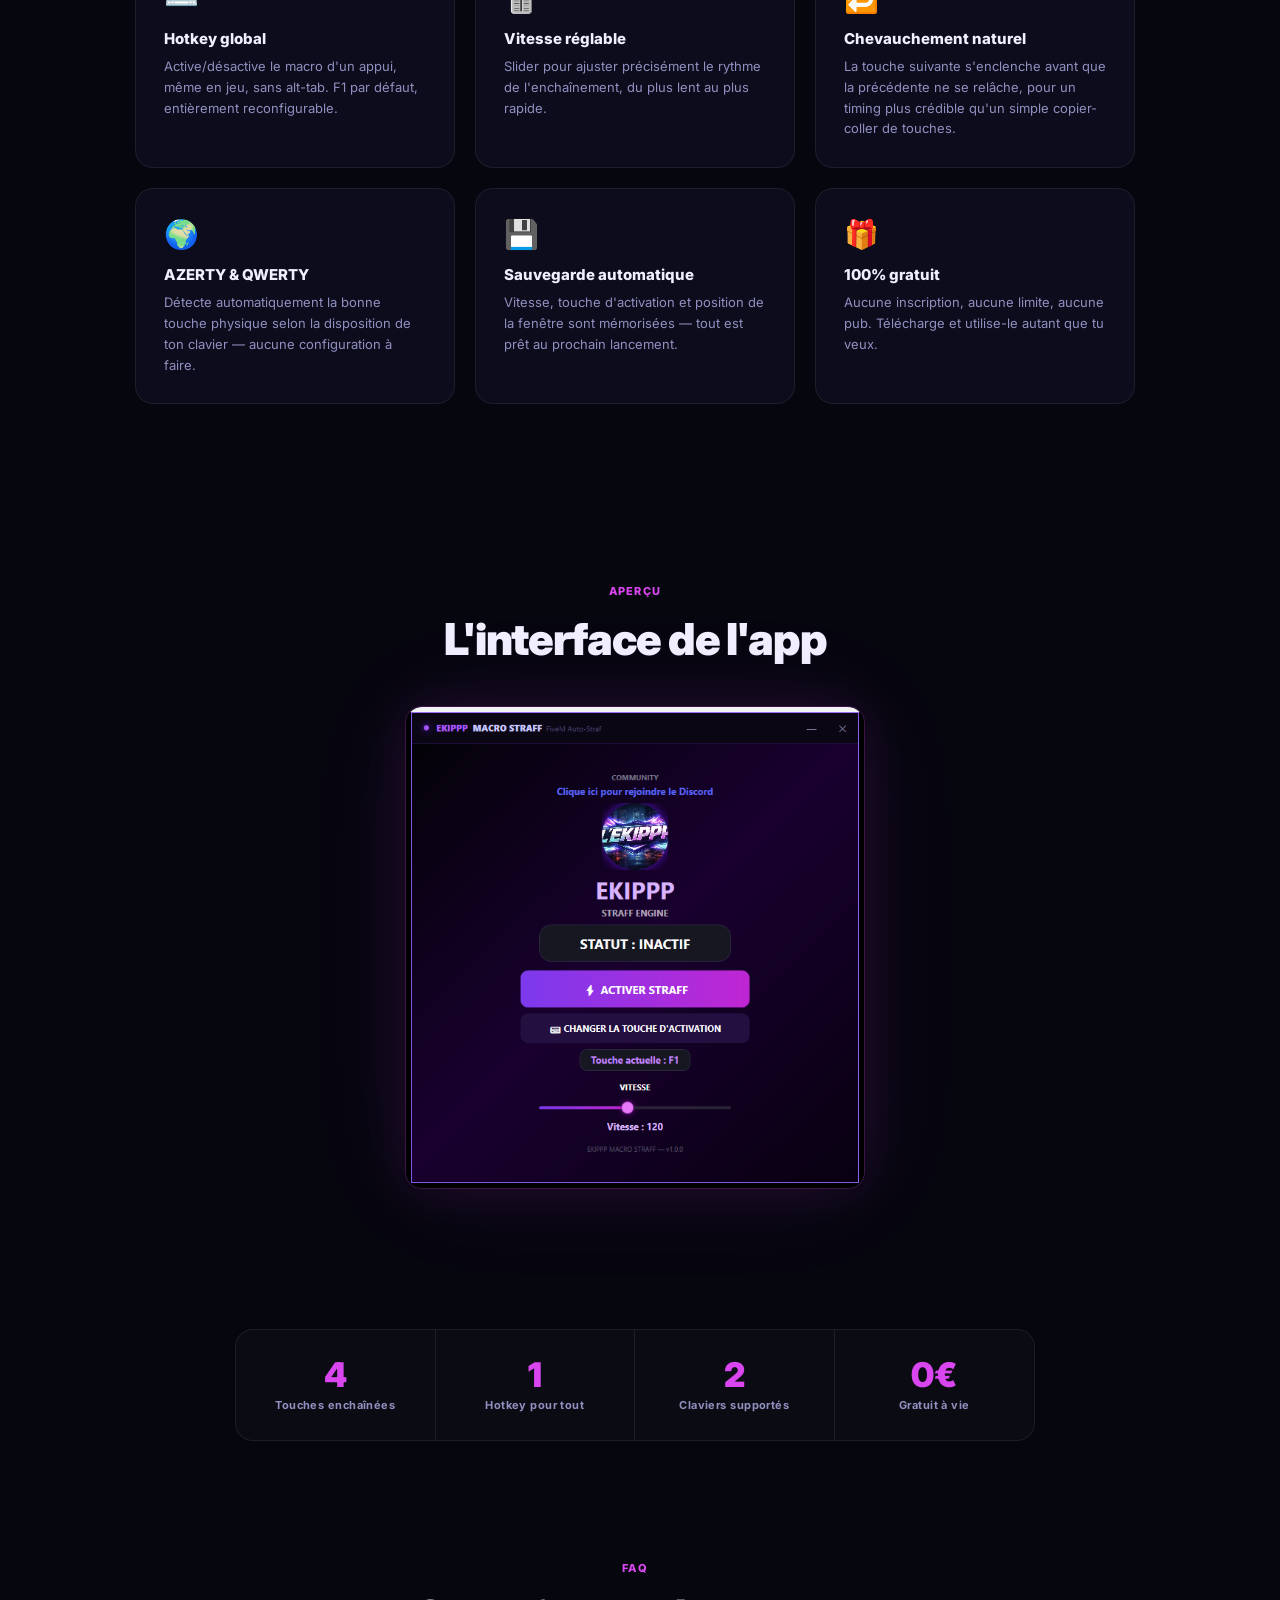
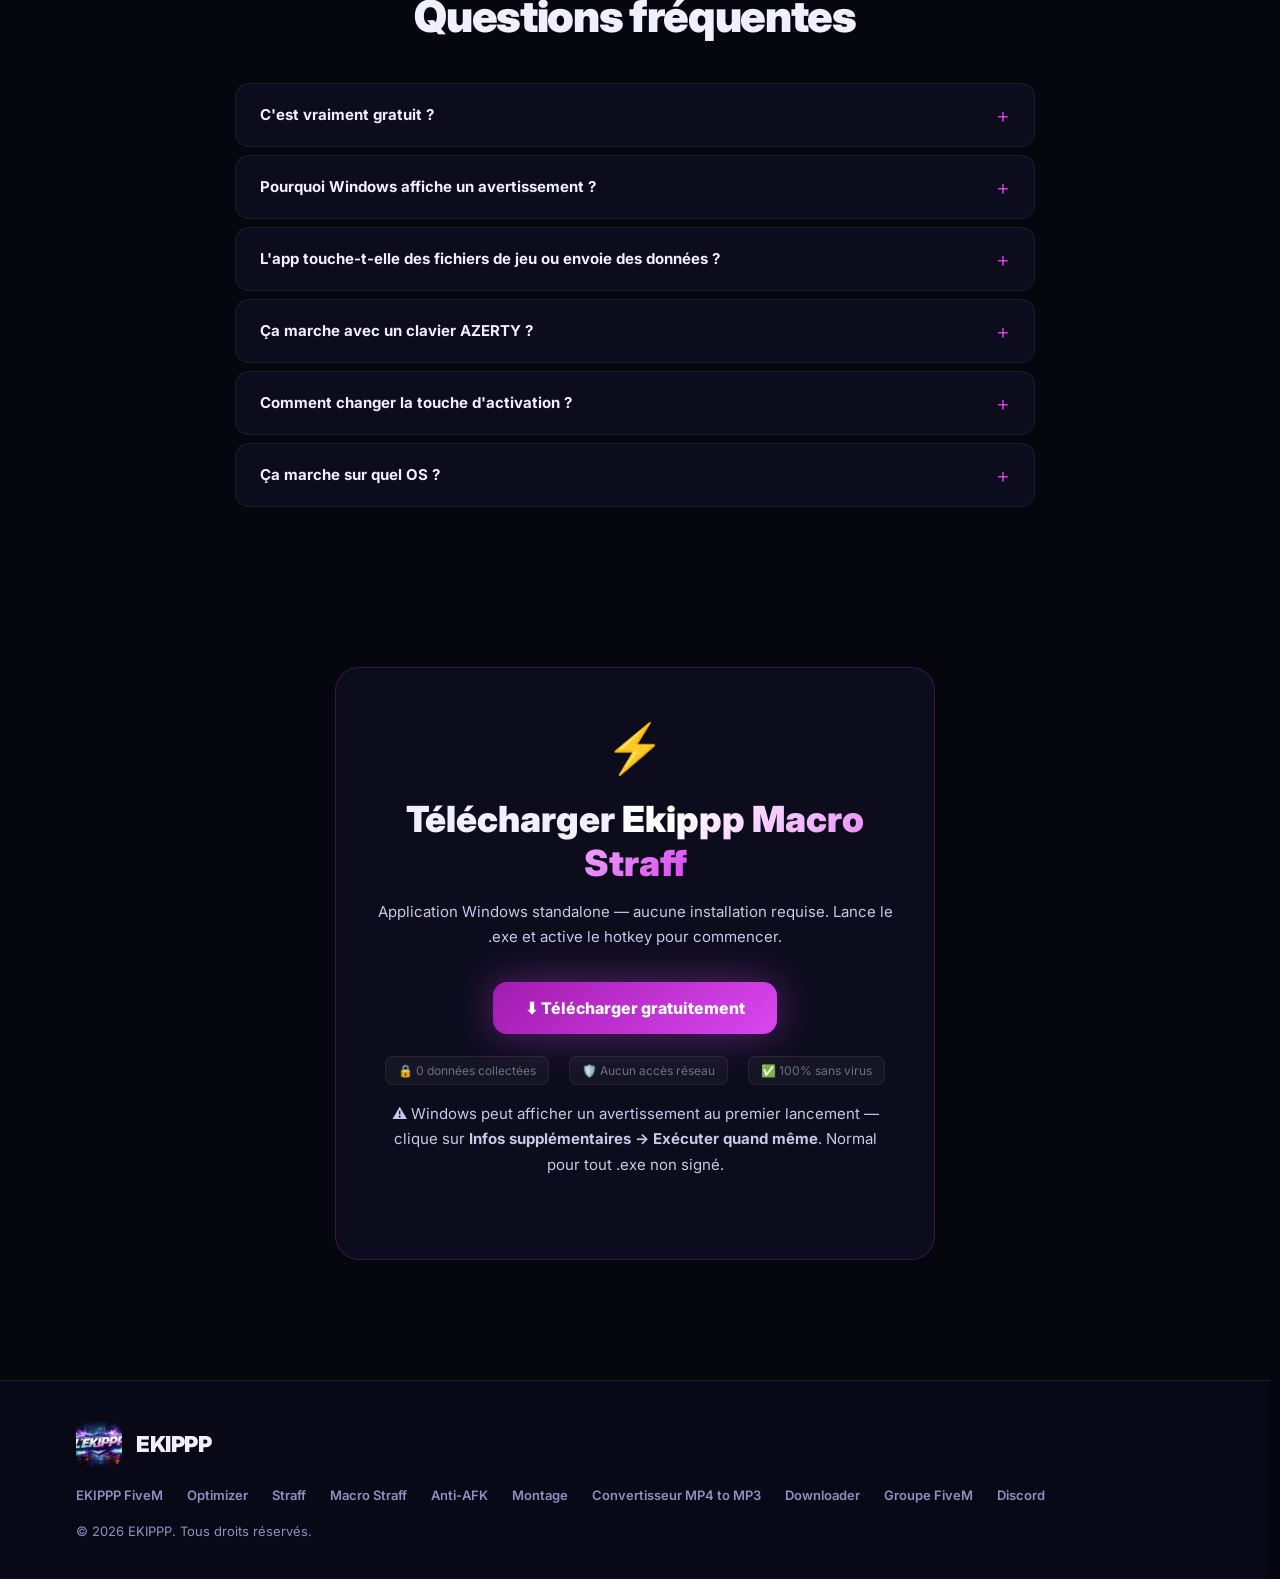
<file: macrostraff.html>
<!DOCTYPE html>
<html lang="fr">
<head>
<meta charset="UTF-8"/>
<meta name="viewport" content="width=device-width,initial-scale=1"/>
<title>EKIPPP Macro Straff — Auto-strafe FiveM automatique</title>
<meta name="description" content="EKIPPP Macro Straff : automatise ton strafing FiveM gratuitement. Un hotkey enchaîne Z → Q → S → D à ta place, vitesse réglable, compatible AZERTY et QWERTY."/>
<meta name="keywords" content="macro straff FiveM, auto strafe, macro ZQSD, hotkey straff, automatiser strafing FiveM, macro FiveM gratuit"/>
<meta property="og:type" content="website"/>
<meta property="og:site_name" content="EKIPPP"/>
<meta property="og:title" content="EKIPPP Macro Straff — Auto-strafe FiveM automatique"/>
<meta property="og:description" content="Un hotkey enchaîne Z → Q → S → D à ta place, en rythme, à la vitesse que tu choisis. 100% gratuit."/>
<meta property="og:image" content="https://ekippp-site.vercel.app/macrostraff-preview.png"/>
<meta property="og:url" content="https://ekippp-site.vercel.app/macrostraff.html"/>
<meta name="twitter:card" content="summary_large_image"/>
<meta name="twitter:title" content="EKIPPP Macro Straff — Auto-strafe FiveM gratuit"/>
<meta name="twitter:description" content="Un hotkey enchaîne Z → Q → S → D à ta place, en rythme. Gratuit."/>
<meta name="twitter:image" content="https://ekippp-site.vercel.app/macrostraff-preview.png"/>
<meta name="theme-color" content="#D946EF"/>
<link rel="icon" href="logo.png" type="image/png"/>
<link rel="canonical" href="https://ekippp-site.vercel.app/macrostraff.html"/>
<link rel="preconnect" href="https://fonts.googleapis.com"/>
<link rel="preconnect" href="https://fonts.gstatic.com" crossorigin/>
<script type="application/ld+json">{"@context":"https://schema.org","@type":"SoftwareApplication","name":"EKIPPP Macro Straff","applicationCategory":"GameApplication","operatingSystem":"Windows 10, Windows 11","offers":{"@type":"Offer","price":"0","priceCurrency":"EUR"},"description":"Automatise ton strafing FiveM gratuitement. Un hotkey enchaîne Z → Q → S → D à ta place, vitesse réglable.","url":"https://ekippp-site.vercel.app/macrostraff.html","publisher":{"@type":"Organization","name":"EKIPPP"}}</script>
<link href="https://fonts.googleapis.com/css2?family=Inter:wght@400;500;600;700;800;900&display=swap" rel="stylesheet"/>
<style>
:root{--bg:#06060F;--bg2:#080816;--bg3:#0C0C1C;--p:#7C3AED;--pl:#A855F7;--pa:#C084FC;--pd:#5B21B6;--t:#F0EFFF;--tm:#C8C8E8;--ts:#9090C0;--border:rgba(255,255,255,.07);--acc:#D946EF;--accl:#F0ABFC;--accd:#A21CAF}
*{margin:0;padding:0;box-sizing:border-box}html{scroll-behavior:smooth;overflow-y:scroll;scrollbar-gutter:stable;scrollbar-width:thin;scrollbar-color:rgba(124,58,237,.35) transparent}
::-webkit-scrollbar{width:4px}::-webkit-scrollbar-track{background:transparent}::-webkit-scrollbar-thumb{background:rgba(124,58,237,.4);border-radius:4px}
body{font-family:'Inter',sans-serif;background:var(--bg);color:var(--t);overflow-x:hidden;cursor:none}
a{text-decoration:none;color:inherit}
#cursor{position:fixed;pointer-events:none;z-index:9997;border-radius:50%;width:500px;height:500px;background:radial-gradient(circle,rgba(217,70,239,.07) 0%,transparent 65%);transform:translate(-50%,-50%);transition:left .18s ease,top .18s ease}
#cursor-dot{position:fixed;pointer-events:none;z-index:9999;width:8px;height:8px;border-radius:50%;background:var(--acc);transform:translate(-50%,-50%);box-shadow:0 0 12px var(--acc);transition:left .05s,top .05s}
body::after{content:'';position:fixed;inset:0;background-image:url("data:image/svg+xml,%3Csvg viewBox='0 0 256 256' xmlns='http://www.w3.org/2000/svg'%3E%3Cfilter id='n'%3E%3CfeTurbulence type='fractalNoise' baseFrequency='.9' numOctaves='4' stitchTiles='stitch'/%3E%3C/filter%3E%3Crect width='100%25' height='100%25' filter='url(%23n)' opacity='1'/%3E%3C/svg%3E");opacity:.025;pointer-events:none;z-index:9996}
#progress{position:fixed;top:0;left:0;height:2px;background:linear-gradient(90deg,var(--accd),var(--acc));z-index:9000;width:0;transition:width .1s}
nav{position:fixed;top:0;width:100%;z-index:1000;padding:34px 6%;display:flex;align-items:center;gap:24px;background:rgba(6,6,15,.4);backdrop-filter:blur(10px);border-bottom:1px solid rgba(255,255,255,.04);transition:.3s}
nav.scrolled{background:rgba(6,6,15,.92);backdrop-filter:blur(24px);border-bottom:1px solid var(--border);padding:24px 6%}
.logo{display:flex;align-items:center;gap:14px}
nav .btn-ghost{margin-left:auto}.logo-icon{width:46px;height:46px;border-radius:13px}.logo-text{font-size:22px;font-weight:900;letter-spacing:-.02em}
.nav-links{display:flex;gap:20px}
.nav-links a{white-space:nowrap}.nav-links a{font-size:14px;font-weight:700;color:#C8C8E8;transition:.2s;letter-spacing:-.01em}.nav-links a:hover{color:#fff}.nav-links a.active{color:var(--acc)}
.nav-burger{display:none;flex-direction:column;gap:5px;cursor:pointer;padding:4px;background:none;border:none}
.nav-burger span{display:block;width:22px;height:2px;background:#fff;border-radius:2px;transition:.3s}
.nav-burger.open span:nth-child(1){transform:rotate(45deg) translate(5px,5px)}.nav-burger.open span:nth-child(2){opacity:0}.nav-burger.open span:nth-child(3){transform:rotate(-45deg) translate(5px,-5px)}
@media(max-width:1400px){.nav-links{display:none}.nav-burger{display:flex}}
.mobile-menu{display:none;position:fixed;inset:0;z-index:999;overflow-y:auto;padding:140px 20px 40px;background:rgba(6,6,15,.97);backdrop-filter:blur(20px);flex-direction:column;align-items:center;justify-content:flex-start;gap:36px}
.mobile-menu.open{display:flex}.mobile-menu a{font-size:22px;font-weight:700;color:#fff;transition:.2s}.mobile-menu a:hover{color:var(--acc)}
.btn{display:inline-flex;align-items:center;gap:8px;padding:10px 22px;border-radius:10px;font-family:'Inter',sans-serif;font-size:14px;font-weight:700;cursor:pointer;transition:all .25s;border:none}
canvas#particles{position:fixed;inset:0;z-index:0;pointer-events:none}

/* HERO */
.hero{min-height:100vh;display:flex;flex-direction:column;align-items:center;justify-content:center;text-align:center;padding:120px 6% 80px;position:relative;z-index:1}
.hero-mesh{position:absolute;inset:0;overflow:hidden;pointer-events:none;z-index:-1}
.mesh-orb{position:absolute;border-radius:50%;filter:blur(100px);opacity:.15}
.orb1{width:600px;height:600px;background:#A21CAF;top:-200px;left:-100px}
.orb2{width:500px;height:500px;background:#7C3AED;bottom:-100px;right:-100px}
.orb3{width:300px;height:300px;background:var(--acc);top:40%;left:50%;transform:translate(-50%,-50%)}
.badge{display:inline-flex;align-items:center;gap:8px;background:rgba(217,70,239,.12);border:1px solid rgba(217,70,239,.3);border-radius:100px;padding:6px 16px;font-size:12px;font-weight:700;color:var(--acc);letter-spacing:.06em;margin-bottom:24px;animation:hero-in .8s cubic-bezier(.23,1,.32,1) both}
.badge-dot{width:8px;height:8px;border-radius:50%;background:var(--acc);box-shadow:0 0 8px var(--acc);animation:dot-pulse 1.6s ease-in-out infinite}
@keyframes dot-pulse{0%,100%{opacity:1;transform:scale(1)}50%{opacity:.4;transform:scale(.85)}}
@keyframes hero-in{from{opacity:0;transform:translateY(20px)}to{opacity:1;transform:translateY(0)}}
.hero h1{font-size:clamp(38px,6vw,72px);font-weight:900;line-height:1.08;letter-spacing:-.04em;margin-bottom:20px;animation:hero-in .9s cubic-bezier(.23,1,.32,1) .1s both}
.grad-fuchsia{background:linear-gradient(135deg,#fff 20%,var(--accl) 60%,var(--acc));-webkit-background-clip:text;-webkit-text-fill-color:transparent;background-clip:text}
.hero-sub{font-size:clamp(15px,1.8vw,19px);color:var(--tm);max-width:560px;line-height:1.7;margin-bottom:48px;animation:hero-in .9s cubic-bezier(.23,1,.32,1) .2s both}
.hero-ctas{display:flex;gap:14px;flex-wrap:wrap;justify-content:center;animation:hero-in .9s cubic-bezier(.23,1,.32,1) .3s both}
.cta-dl{display:inline-flex;align-items:center;gap:10px;padding:16px 32px;background:linear-gradient(135deg,var(--accd),var(--acc));color:#fff;font-family:'Inter',sans-serif;font-size:16px;font-weight:800;border-radius:14px;border:none;cursor:pointer;transition:all .25s;box-shadow:0 0 40px rgba(217,70,239,.4)}
.cta-dl:hover{transform:translateY(-3px);box-shadow:0 0 60px rgba(217,70,239,.6)}
.cta-ghost{display:inline-flex;align-items:center;gap:8px;padding:16px 28px;background:rgba(255,255,255,.05);border:1px solid var(--border);color:var(--tm);font-family:'Inter',sans-serif;font-size:15px;font-weight:700;border-radius:14px;cursor:pointer;transition:.25s}
.cta-ghost:hover{background:rgba(255,255,255,.08);color:var(--t)}

/* KEYS DEMO */
.keys-demo{padding:60px 6% 80px;position:relative;z-index:1;text-align:center}
.keys-row{display:flex;align-items:center;justify-content:center;gap:16px;margin:40px 0}
.key-box{width:80px;height:80px;border-radius:14px;display:flex;align-items:center;justify-content:center;font-size:32px;font-weight:900;border:2px solid rgba(217,70,239,.2);background:rgba(217,70,239,.05);color:rgba(217,70,239,.4);font-family:'Inter',sans-serif;transition:.3s}
.key-box.active{border-color:var(--acc);background:rgba(217,70,239,.12);color:var(--acc);box-shadow:0 0 30px rgba(217,70,239,.3)}
.key-arrow{color:var(--ts);font-size:20px}

/* FEATURES */
.features{padding:0 6% 100px;position:relative;z-index:1}
.section-label{font-size:11px;font-weight:800;letter-spacing:.12em;color:var(--acc);text-transform:uppercase;text-align:center;margin-bottom:14px}
.section-title{font-size:clamp(28px,4vw,44px);font-weight:900;text-align:center;letter-spacing:-.03em;margin-bottom:60px}
.feats-grid{display:grid;grid-template-columns:repeat(3,1fr);gap:20px;max-width:1000px;margin:0 auto}
.feat-card{background:var(--bg3);border:1px solid var(--border);border-radius:18px;padding:28px;transition:.3s}
.feat-card:hover{border-color:rgba(217,70,239,.25);transform:translateY(-4px)}
.feat-icon{font-size:28px;margin-bottom:14px}
.feat-title{font-size:15px;font-weight:800;margin-bottom:8px}
.feat-desc{font-size:13px;color:var(--ts);line-height:1.6}

/* STATS */
.stats-band{padding:60px 6%;position:relative;z-index:1}
.stats-row{display:grid;grid-template-columns:repeat(4,1fr);gap:0;max-width:800px;margin:0 auto;background:rgba(255,255,255,.025);border:1px solid var(--border);border-radius:18px;overflow:hidden}
.stat-item{padding:28px 20px;text-align:center;border-right:1px solid var(--border)}
.stat-item:last-child{border:none}
.stat-num{font-size:34px;font-weight:900;color:var(--acc);line-height:1;display:block}
.stat-lbl{font-size:11px;color:var(--ts);font-weight:700;margin-top:6px;display:block;letter-spacing:.04em}

/* DOWNLOAD */
.download{padding:80px 6% 120px;position:relative;z-index:1;text-align:center}
.dl-box{max-width:600px;margin:0 auto;background:var(--bg3);border:1px solid rgba(217,70,239,.2);border-radius:24px;padding:50px 40px}
.dl-box h2{font-size:clamp(24px,3vw,36px);font-weight:900;margin-bottom:14px}
.dl-box p{font-size:15px;color:var(--tm);line-height:1.7;margin-bottom:32px}
.dl-note{font-size:12px;color:var(--ts);margin-top:16px}
.dl-note strong{color:var(--tm)}

footer{background:var(--bg2);border-top:1px solid var(--border);padding:40px 6%}
.footer-inner{display:flex;align-items:center;justify-content:space-between;flex-wrap:wrap;gap:20px}
.footer-links{display:flex;gap:24px;flex-wrap:wrap}
.footer-links a{color:var(--ts);font-size:13px;font-weight:600;transition:.2s}
.footer-links a:hover{color:var(--acc)}
.footer-copy{font-size:13px;color:var(--ts)}
.reveal{opacity:0;transform:translateY(28px);transition:all .7s cubic-bezier(.23,1,.32,1)}
.reveal.visible{opacity:1;transform:translateY(0)}
.delay-1{transition-delay:.1s}.delay-2{transition-delay:.2s}.delay-3{transition-delay:.3s}
@media(max-width:840px){.feats-grid{grid-template-columns:1fr 1fr}.stats-row{grid-template-columns:repeat(2,1fr)}.stat-item:nth-child(2){border-right:none}.stat-item:nth-child(3){border-right:1px solid var(--border)}.stat-item:nth-child(3),.stat-item:nth-child(4){border-top:1px solid var(--border)}.nav-links{display:none}.nav-burger{display:flex}body{cursor:auto}#cursor,#cursor-dot{display:none}}
@media(max-width:520px){.feats-grid{grid-template-columns:1fr}.keys-row{gap:10px}.key-box{width:62px;height:62px;font-size:24px}}
.faq-list{display:flex;flex-direction:column;gap:8px;margin-top:40px}
.faq-item{background:var(--bg3);border:1px solid var(--border);border-radius:14px;overflow:hidden;transition:border-color .2s}
.faq-item:hover{border-color:rgba(217,70,239,.25)}
.faq-q{width:100%;text-align:left;background:none;border:none;color:var(--t);font-family:'Inter',sans-serif;font-size:15px;font-weight:700;padding:20px 24px;cursor:pointer;display:flex;justify-content:space-between;align-items:center;gap:16px;transition:background .2s}
.faq-q:hover{background:rgba(255,255,255,.02)}
.faq-arr{font-size:22px;color:var(--acc);font-weight:300;transition:transform .25s;flex-shrink:0;line-height:1}
.faq-item.open .faq-arr{transform:rotate(45deg)}
.faq-a{color:var(--ts);font-size:14px;line-height:1.8;padding:0 24px;max-height:0;overflow:hidden;transition:max-height .35s ease,padding .35s ease}
.faq-item.open .faq-a{max-height:220px;padding:0 24px 20px}
</style>
</head>
<body>
<div id="cursor"></div><div id="cursor-dot"></div>
<canvas id="particles"></canvas>
<div id="progress"></div>

<nav id="nav">
  <a href="index.html" class="logo">
    <img src="logo.png" class="logo-icon" style="object-fit:cover" alt="Logo EKIPPP"/>
    <span class="logo-text">EKIPPP</span>
  </a>
  <div class="nav-links">
    <a href="index.html">Accueil</a>
    <a href="ekippp.html">EKIPPP FiveM</a>
    <a href="optimizer.html">Optimizer</a>
    <a href="straff.html">Straff</a>
    <a href="macrostraff.html" class="active">Macro Straff</a>
    <a href="antifk.html">Anti-AFK</a>
    <a href="montage.html">Montage</a>
    <a href="convertisseur.html">Convertisseur MP4 to MP3</a>
    <a href="downloader.html">Downloader</a>
    <a href="groupe.html">Groupe FiveM</a>
  </div>
  <a href="https://discord.gg/YUKQRUj9Qs" target="_blank" class="btn" style="background:rgba(255,255,255,.05);border:1px solid var(--border);color:var(--tm);font-size:14px;font-weight:700">
    <svg width="16" height="16" viewBox="0 0 24 24" fill="currentColor"><path d="M20.317 4.37a19.791 19.791 0 0 0-4.885-1.515.074.074 0 0 0-.079.037c-.21.375-.444.864-.608 1.25a18.27 18.27 0 0 0-5.487 0 12.64 12.64 0 0 0-.617-1.25.077.077 0 0 0-.079-.037A19.736 19.736 0 0 0 3.677 4.37a.07.07 0 0 0-.032.027C.533 9.046-.32 13.58.099 18.057a.082.082 0 0 0 .031.057 19.9 19.9 0 0 0 5.993 3.03.078.078 0 0 0 .084-.028c.462-.63.874-1.295 1.226-1.994a.076.076 0 0 0-.041-.106 13.107 13.107 0 0 1-1.872-.892.077.077 0 0 1-.008-.128 10.2 10.2 0 0 0 .372-.292.074.074 0 0 1 .077-.01c3.928 1.793 8.18 1.793 12.062 0a.074.074 0 0 1 .078.01c.12.098.246.198.373.292a.077.077 0 0 1-.006.127 12.299 12.299 0 0 1-1.873.892.077.077 0 0 0-.041.107c.36.698.772 1.362 1.225 1.993a.076.076 0 0 0 .084.028 19.839 19.839 0 0 0 6.002-3.03.077.077 0 0 0 .032-.054c.5-5.177-.838-9.674-3.549-13.66a.061.061 0 0 0-.031-.03z"/></svg>
    Discord
  </a>
  <button class="nav-burger" id="burger" onclick="toggleMenu()" aria-label="Menu"><span></span><span></span><span></span></button>
</nav>
<div class="mobile-menu" id="mobileMenu">
  <a href="ekippp.html" onclick="toggleMenu()">EKIPPP FiveM</a>
  <a href="optimizer.html" onclick="toggleMenu()">Optimizer</a>
  <a href="straff.html" onclick="toggleMenu()">Straff</a>
  <a href="macrostraff.html" onclick="toggleMenu()">Macro Straff</a>
  <a href="antifk.html" onclick="toggleMenu()">Anti-AFK</a>
  <a href="montage.html" onclick="toggleMenu()">Montage</a>
  <a href="convertisseur.html" onclick="toggleMenu()">Convertisseur MP4 to MP3</a>
  <a href="downloader.html" onclick="toggleMenu()">Downloader</a>
  <a href="groupe.html" onclick="toggleMenu()">Groupe FiveM</a>
  <a href="https://discord.gg/YUKQRUj9Qs" target="_blank" onclick="toggleMenu()">Discord</a>
</div>
<script>function toggleMenu(){document.getElementById('burger').classList.toggle('open');document.getElementById('mobileMenu').classList.toggle('open');}</script>

<!-- HERO -->
<section class="hero">
  <div class="hero-mesh">
    <div class="mesh-orb orb1"></div><div class="mesh-orb orb2"></div><div class="mesh-orb orb3"></div>
  </div>
  <div class="badge"><div class="badge-dot"></div>Gratuit</div>
  <h1>Ton straff.<br/><span class="grad-fuchsia">Automatique.</span></h1>
  <p class="hero-sub">Un hotkey, et le macro enchaîne Z → Q → S → D à ta place, en rythme, à la vitesse que tu choisis. Plus besoin de marteler les touches toi-même.</p>
  <div class="hero-ctas">
    <a href="#download" class="cta-dl">⬇ Télécharger gratuitement</a>
    <a href="https://discord.gg/YUKQRUj9Qs" target="_blank" class="cta-ghost">
      <svg width="16" height="16" viewBox="0 0 24 24" fill="currentColor"><path d="M20.317 4.37a19.791 19.791 0 0 0-4.885-1.515.074.074 0 0 0-.079.037c-.21.375-.444.864-.608 1.25a18.27 18.27 0 0 0-5.487 0 12.64 12.64 0 0 0-.617-1.25.077.077 0 0 0-.079-.037A19.736 19.736 0 0 0 3.677 4.37a.07.07 0 0 0-.032.027C.533 9.046-.32 13.58.099 18.057a.082.082 0 0 0 .031.057 19.9 19.9 0 0 0 5.993 3.03.078.078 0 0 0 .084-.028c.462-.63.874-1.295 1.226-1.994a.076.076 0 0 0-.041-.106 13.107 13.107 0 0 1-1.872-.892.077.077 0 0 1-.008-.128 10.2 10.2 0 0 0 .372-.292.074.074 0 0 1 .077-.01c3.928 1.793 8.18 1.793 12.062 0a.074.074 0 0 1 .078.01c.12.098.246.198.373.292a.077.077 0 0 1-.006.127 12.299 12.299 0 0 1-1.873.892.077.077 0 0 0-.041.107c.36.698.772 1.362 1.225 1.993a.076.076 0 0 0 .084.028 19.839 19.839 0 0 0 6.002-3.03.077.077 0 0 0 .032-.054c.5-5.177-.838-9.674-3.549-13.66a.061.061 0 0 0-.031-.03z"/></svg>
      Discord
    </a>
  </div>
</section>

<!-- KEYS DEMO -->
<section class="keys-demo reveal">
  <div class="section-label">Ce qu'il fait à ta place</div>
  <div class="section-title">Z → Q → S → D<br/><span style="font-size:.55em;color:var(--ts);font-weight:600">En boucle, tant que le macro est actif</span></div>
  <div class="keys-row">
    <div class="key-box active">Z</div>
    <div class="key-arrow">→</div>
    <div class="key-box active">Q</div>
    <div class="key-arrow">→</div>
    <div class="key-box active">S</div>
    <div class="key-arrow">→</div>
    <div class="key-box active">D</div>
    <div class="key-arrow">→</div>
    <div class="key-box" style="font-size:18px;opacity:.4">↻</div>
  </div>
</section>

<!-- FEATURES -->
<section class="features">
  <div class="section-label">Fonctionnalités</div>
  <div class="section-title">Simple à activer<br/><span style="font-size:.6em;color:var(--ts);font-weight:600">et taillé pour durer en session</span></div>
  <div class="feats-grid">
    <div class="feat-card reveal">
      <div class="feat-icon">⌨️</div>
      <div class="feat-title">Hotkey global</div>
      <div class="feat-desc">Active/désactive le macro d'un appui, même en jeu, sans alt-tab. F1 par défaut, entièrement reconfigurable.</div>
    </div>
    <div class="feat-card reveal delay-1">
      <div class="feat-icon">🎚️</div>
      <div class="feat-title">Vitesse réglable</div>
      <div class="feat-desc">Slider pour ajuster précisément le rythme de l'enchaînement, du plus lent au plus rapide.</div>
    </div>
    <div class="feat-card reveal delay-2">
      <div class="feat-icon">🔁</div>
      <div class="feat-title">Chevauchement naturel</div>
      <div class="feat-desc">La touche suivante s'enclenche avant que la précédente ne se relâche, pour un timing plus crédible qu'un simple copier-coller de touches.</div>
    </div>
    <div class="feat-card reveal">
      <div class="feat-icon">🌍</div>
      <div class="feat-title">AZERTY & QWERTY</div>
      <div class="feat-desc">Détecte automatiquement la bonne touche physique selon la disposition de ton clavier — aucune configuration à faire.</div>
    </div>
    <div class="feat-card reveal delay-1">
      <div class="feat-icon">💾</div>
      <div class="feat-title">Sauvegarde automatique</div>
      <div class="feat-desc">Vitesse, touche d'activation et position de la fenêtre sont mémorisées — tout est prêt au prochain lancement.</div>
    </div>
    <div class="feat-card reveal delay-2">
      <div class="feat-icon">🎁</div>
      <div class="feat-title">100% gratuit</div>
      <div class="feat-desc">Aucune inscription, aucune limite, aucune pub. Télécharge et utilise-le autant que tu veux.</div>
    </div>
  </div>
</section>

<!-- PREVIEW -->
<section style="padding:80px 6%;text-align:center">
  <div class="reveal">
    <div class="section-label">Aperçu</div>
    <div class="section-title" style="margin-bottom:40px">L'interface de l'app</div>
  </div>
  <div class="reveal" style="max-width:460px;margin:0 auto">
    <div class="ss-card-app">
      <img src="macrostraff-preview.png" alt="Ekippp Macro Straff interface" loading="lazy"/>
    </div>
  </div>
</section>

<!-- STATS -->
<section class="stats-band reveal">
  <div class="stats-row">
    <div class="stat-item"><span class="stat-num">4</span><span class="stat-lbl">Touches enchaînées</span></div>
    <div class="stat-item"><span class="stat-num">1</span><span class="stat-lbl">Hotkey pour tout</span></div>
    <div class="stat-item"><span class="stat-num">2</span><span class="stat-lbl">Claviers supportés</span></div>
    <div class="stat-item"><span class="stat-num">0€</span><span class="stat-lbl">Gratuit à vie</span></div>
  </div>
</section>

<!-- FAQ -->
<section style="padding:60px 6% 80px;position:relative;z-index:1">
  <div class="reveal" style="max-width:800px;margin:0 auto">
    <div class="section-label">FAQ</div>
    <div class="section-title" style="margin-bottom:0">Questions fréquentes</div>
    <div class="faq-list">
      <div class="faq-item">
        <button class="faq-q" onclick="toggleFaq(this)">C'est vraiment gratuit ?<span class="faq-arr">+</span></button>
        <div class="faq-a">Oui, Ekippp Macro Straff est 100% gratuit — sans inscription, sans limite et sans pub. Télécharge et utilise-le autant que tu veux.</div>
      </div>
      <div class="faq-item">
        <button class="faq-q" onclick="toggleFaq(this)">Pourquoi Windows affiche un avertissement ?<span class="faq-arr">+</span></button>
        <div class="faq-a">L'app n'est pas signée avec un certificat payant. Clique "Informations complémentaires" puis "Exécuter quand même" — c'est normal pour tout .exe non signé par un éditeur certifié.</div>
      </div>
      <div class="faq-item">
        <button class="faq-q" onclick="toggleFaq(this)">L'app touche-t-elle des fichiers de jeu ou envoie des données ?<span class="faq-arr">+</span></button>
        <div class="faq-a">Non. Le macro simule des appuis clavier (comme le ferait une souris ou un clavier programmable), ne modifie aucun fichier de jeu et n'envoie aucune donnée sur internet. Tout fonctionne 100% en local.</div>
      </div>
      <div class="faq-item">
        <button class="faq-q" onclick="toggleFaq(this)">Ça marche avec un clavier AZERTY ?<span class="faq-arr">+</span></button>
        <div class="faq-a">Oui, sans rien configurer. L'app détecte la bonne touche physique selon ta disposition clavier active, AZERTY comme QWERTY.</div>
      </div>
      <div class="faq-item">
        <button class="faq-q" onclick="toggleFaq(this)">Comment changer la touche d'activation ?<span class="faq-arr">+</span></button>
        <div class="faq-a">Clique sur "Changer la touche d'activation" dans l'app, puis appuie sur la touche que tu veux utiliser. Elle est sauvegardée automatiquement.</div>
      </div>
      <div class="faq-item">
        <button class="faq-q" onclick="toggleFaq(this)">Ça marche sur quel OS ?<span class="faq-arr">+</span></button>
        <div class="faq-a">Windows 10 et Windows 11 uniquement. C'est un .exe standalone, aucune installation requise — lance et c'est bon.</div>
      </div>
    </div>
  </div>
</section>

<!-- DOWNLOAD -->
<section class="download" id="download">
  <div class="dl-box reveal">
    <div style="font-size:48px;margin-bottom:20px">⚡</div>
    <h2>Télécharger <span class="grad-fuchsia">Ekippp Macro Straff</span></h2>
    <p>Application Windows standalone — aucune installation requise. Lance le .exe et active le hotkey pour commencer.</p>
    <a href="/api/download?app=macrostraff" class="cta-dl" style="display:inline-flex;text-decoration:none" download>
      ⬇ Télécharger gratuitement
    </a>
    <div style="display:flex;justify-content:center;gap:20px;flex-wrap:wrap;margin-top:22px;margin-bottom:4px">
      <span style="display:inline-flex;align-items:center;gap:6px;font-size:12px;color:#6B7280;background:rgba(255,255,255,.04);border:1px solid rgba(255,255,255,.07);padding:6px 12px;border-radius:8px">🔒 0 données collectées</span>
      <span style="display:inline-flex;align-items:center;gap:6px;font-size:12px;color:#6B7280;background:rgba(255,255,255,.04);border:1px solid rgba(255,255,255,.07);padding:6px 12px;border-radius:8px">🛡️ Aucun accès réseau</span>
      <span style="display:inline-flex;align-items:center;gap:6px;font-size:12px;color:#6B7280;background:rgba(255,255,255,.04);border:1px solid rgba(255,255,255,.07);padding:6px 12px;border-radius:8px">✅ 100% sans virus</span>
    </div>
    <p class="dl-note">⚠️ Windows peut afficher un avertissement au premier lancement — clique sur <strong>Infos supplémentaires → Exécuter quand même</strong>. Normal pour tout .exe non signé.</p>
  </div>
</section>

<footer>
  <div class="footer-inner">
    <a href="index.html" class="logo"><img src="logo.png" class="logo-icon" style="object-fit:cover" alt="Logo EKIPPP"/><span class="logo-text">EKIPPP</span></a>
    <div class="footer-links">
      <a href="ekippp.html">EKIPPP FiveM</a>
      <a href="optimizer.html">Optimizer</a>
      <a href="straff.html">Straff</a>
      <a href="macrostraff.html">Macro Straff</a>
      <a href="antifk.html">Anti-AFK</a>
      <a href="montage.html">Montage</a>
      <a href="convertisseur.html">Convertisseur MP4 to MP3</a>
      <a href="downloader.html">Downloader</a>
      <a href="groupe.html">Groupe FiveM</a>
      <a href="https://discord.gg/YUKQRUj9Qs" target="_blank">Discord</a>
    </div>
    <div class="footer-copy">© 2026 EKIPPP. Tous droits réservés.</div>
  </div>
</footer>

<style>
.ss-card-app{border-radius:16px;overflow:hidden;border:1px solid rgba(217,70,239,.25);box-shadow:0 0 60px rgba(217,70,239,.12),0 0 120px rgba(217,70,239,.06);transition:transform .25s,box-shadow .25s}
.ss-card-app:hover{transform:translateY(-6px);box-shadow:0 12px 60px rgba(217,70,239,.3)}
.ss-card-app img{width:100%;display:block;border-radius:16px}
</style>
<script>
const cur=document.getElementById('cursor'),dot=document.getElementById('cursor-dot');
document.addEventListener('mousemove',e=>{dot.style.left=e.clientX+'px';dot.style.top=e.clientY+'px';cur.style.left=e.clientX+'px';cur.style.top=e.clientY+'px';});
document.querySelectorAll('a,button').forEach(el=>{el.addEventListener('mouseenter',()=>{dot.style.transform='translate(-50%,-50%) scale(2.5)';dot.style.opacity='.6'});el.addEventListener('mouseleave',()=>{dot.style.transform='translate(-50%,-50%) scale(1)';dot.style.opacity='1'});});
window.addEventListener('scroll',()=>{const pct=(scrollY/(document.body.scrollHeight-innerHeight))*100;document.getElementById('progress').style.width=pct+'%';document.getElementById('nav').classList.toggle('scrolled',scrollY>60);});
const canvas=document.getElementById('particles'),ctx=canvas.getContext('2d');let W,H,stars=[];
function resize(){W=canvas.width=innerWidth;H=canvas.height=innerHeight}resize();window.addEventListener('resize',resize);
function mkStar(){return{x:Math.random()*W,y:Math.random()*H,r:Math.random()*1.2+.2,o:Math.random(),speed:Math.random()*.3+.05,color:`hsl(${290+Math.random()*20},${70+Math.random()*20}%,${65+Math.random()*20}%)`}}
for(let i=0;i<160;i++)stars.push(mkStar());
(function tick(){ctx.clearRect(0,0,W,H);stars.forEach(s=>{s.o+=Math.sin(Date.now()*.0008+s.x)*.008;s.o=Math.max(.05,Math.min(.9,s.o));ctx.beginPath();ctx.arc(s.x,s.y,s.r,0,Math.PI*2);ctx.fillStyle=s.color;ctx.globalAlpha=s.o;ctx.fill();s.y-=s.speed;if(s.y<-5){s.y=H+5;s.x=Math.random()*W}});ctx.globalAlpha=1;requestAnimationFrame(tick);})();
const obs=new IntersectionObserver(entries=>{entries.forEach(e=>{if(e.isIntersecting)e.target.classList.add('visible')})},{threshold:.12});
document.querySelectorAll('.reveal').forEach(el=>obs.observe(el));
function toggleFaq(btn){btn.parentElement.classList.toggle('open')}
</script>
</body>
</html>
</file>
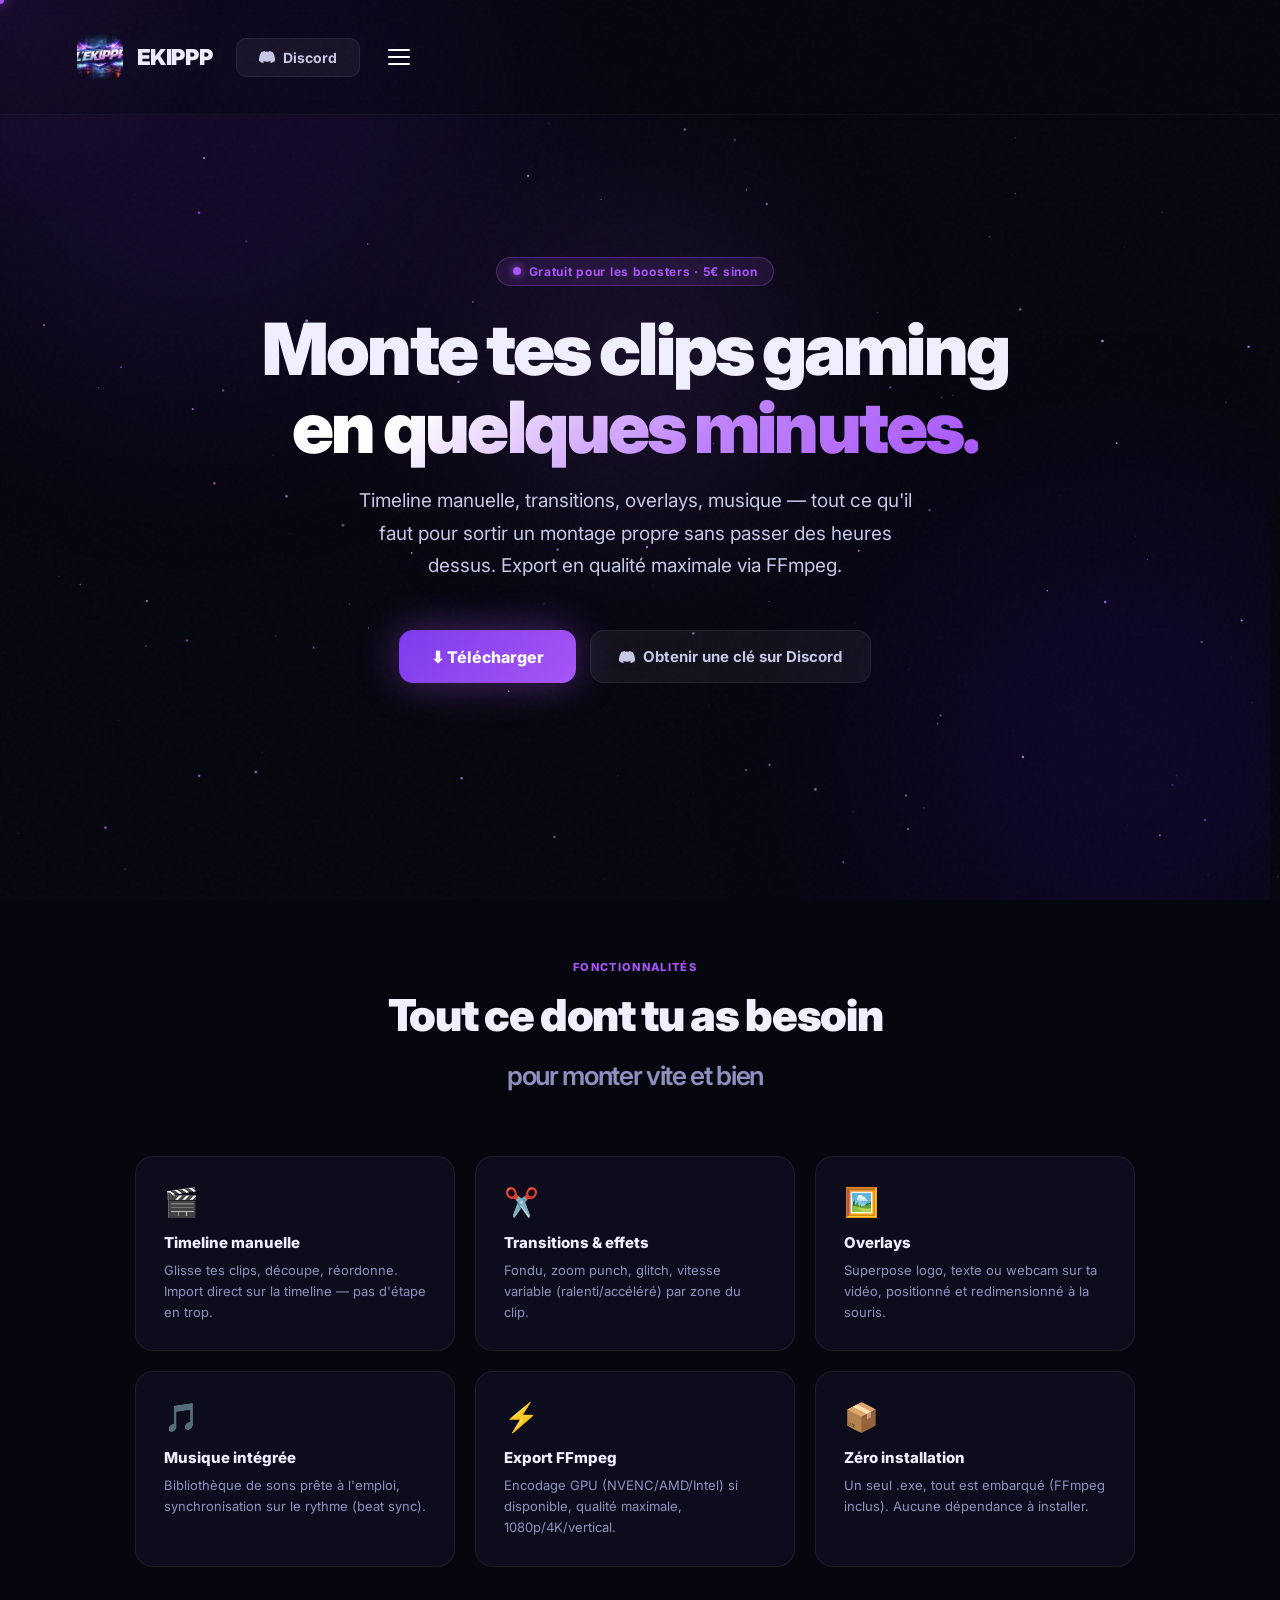
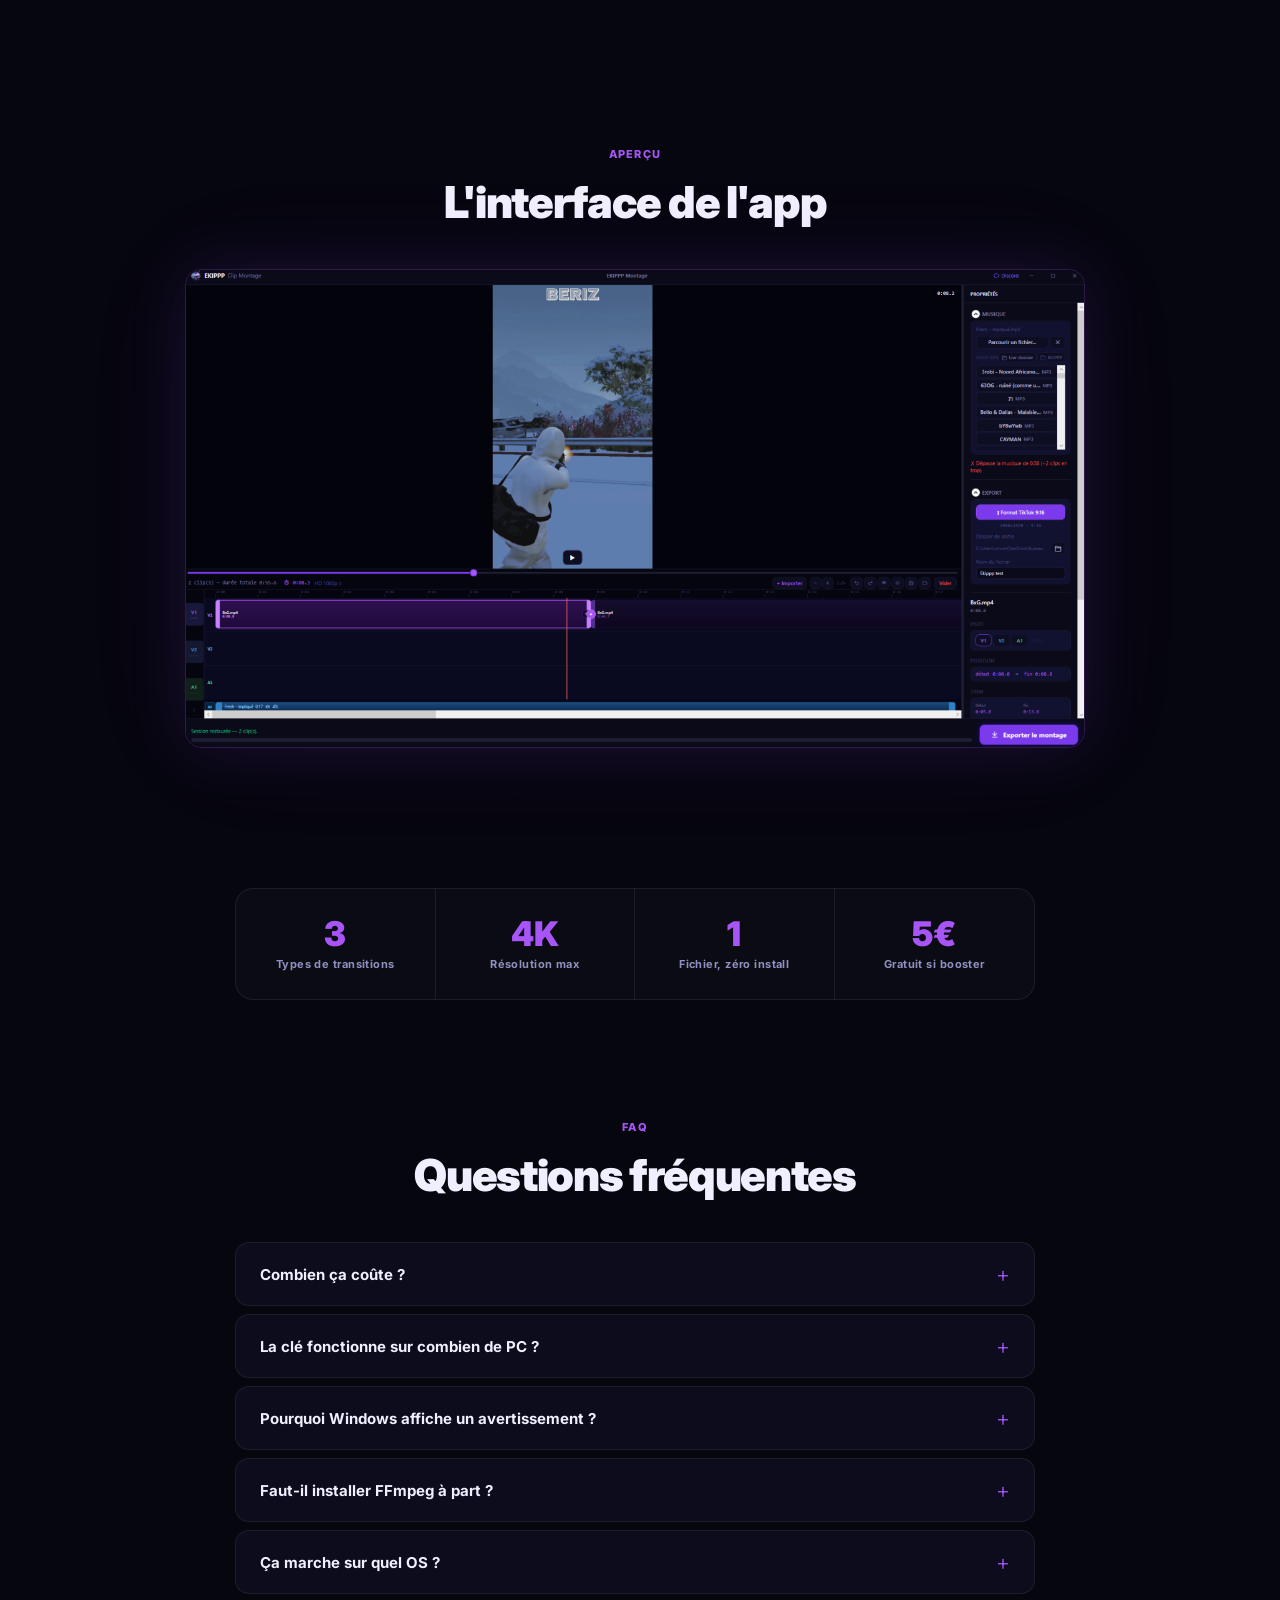
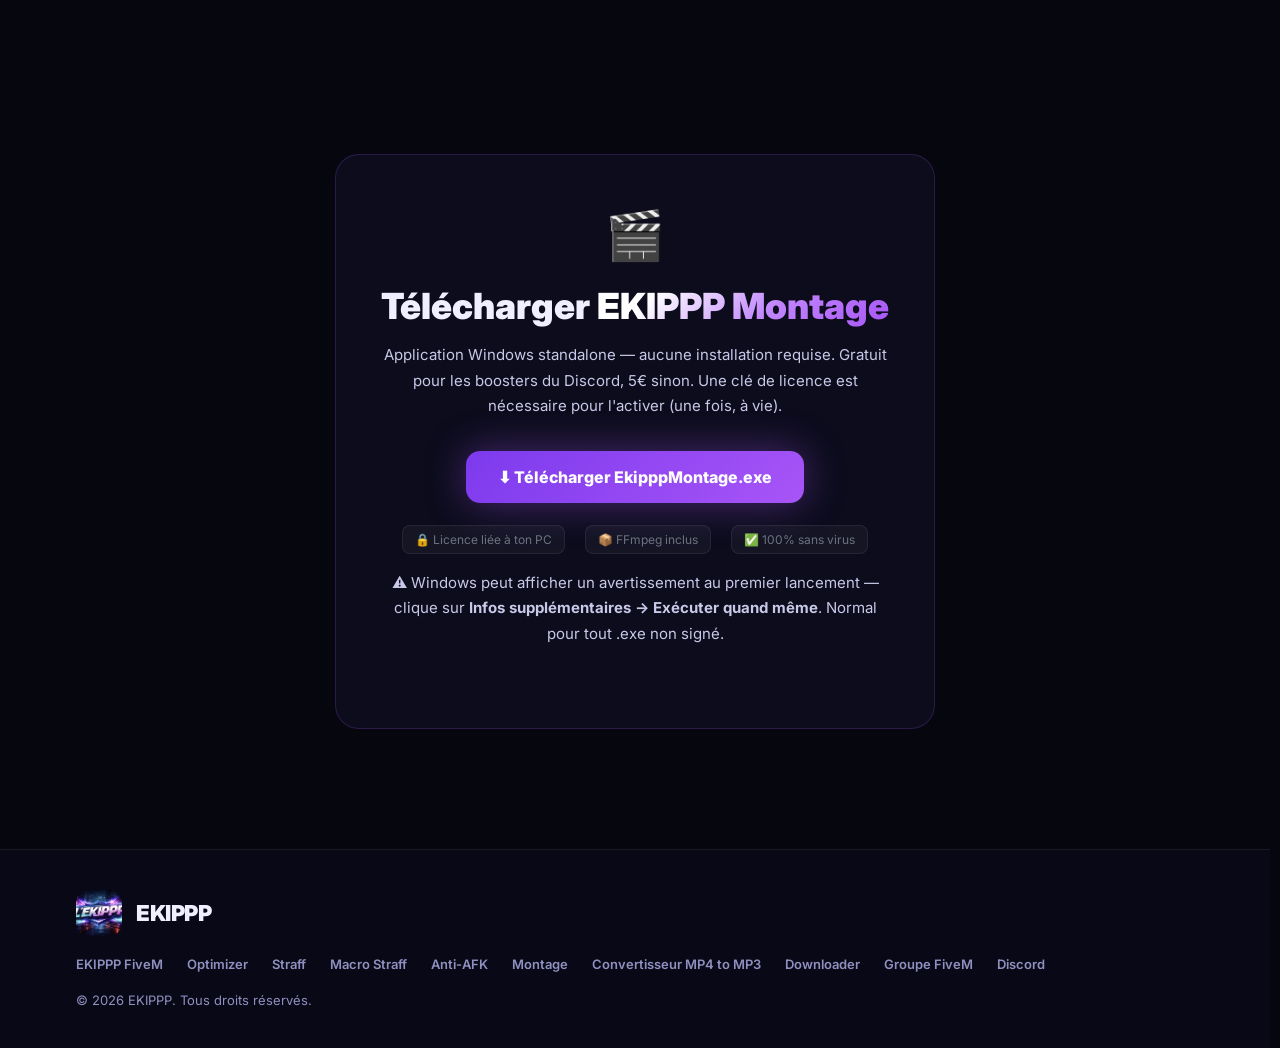
<file: montage.html>
<!DOCTYPE html>
<html lang="fr">
<head>
<meta charset="UTF-8"/>
<meta name="viewport" content="width=device-width,initial-scale=1"/>
<title>EKIPPP Montage — Monte tes clips gaming rapidement</title>
<meta name="description" content="EKIPPP Montage : logiciel de montage vidéo pour clips gaming. Timeline manuelle, transitions, overlays, export haute qualité via FFmpeg. Pour Windows."/>
<meta name="keywords" content="montage vidéo gaming, éditeur clip FiveM, montage clip gaming, logiciel montage gaming, editeur video gaming windows"/>
<meta property="og:type" content="website"/>
<meta property="og:site_name" content="EKIPPP"/>
<meta property="og:title" content="EKIPPP Montage — Logiciel de montage vidéo gaming"/>
<meta property="og:description" content="Timeline manuelle, transitions, overlays, export haute qualité via FFmpeg. Monte tes clips gaming rapidement."/>
<meta property="og:image" content="https://ekippp-site.vercel.app/montage-preview.png"/>
<meta property="og:url" content="https://ekippp-site.vercel.app/montage.html"/>
<meta name="twitter:card" content="summary_large_image"/>
<meta name="twitter:title" content="EKIPPP Montage — Logiciel de montage vidéo gaming"/>
<meta name="twitter:description" content="Timeline manuelle, transitions, overlays, export haute qualité via FFmpeg."/>
<meta name="twitter:image" content="https://ekippp-site.vercel.app/montage-preview.png"/>
<meta name="theme-color" content="#7C3AED"/>
<link rel="icon" href="logo.png" type="image/png"/>
<link rel="canonical" href="https://ekippp-site.vercel.app/montage.html"/>
<link rel="preconnect" href="https://fonts.googleapis.com"/>
<link rel="preconnect" href="https://fonts.gstatic.com" crossorigin/>
<script type="application/ld+json">{"@context":"https://schema.org","@type":"SoftwareApplication","name":"EKIPPP Montage","applicationCategory":"MultimediaApplication","operatingSystem":"Windows 10, Windows 11","description":"Logiciel de montage vidéo pour clips gaming. Timeline manuelle, transitions, overlays, export haute qualité via FFmpeg.","url":"https://ekippp-site.vercel.app/montage.html","publisher":{"@type":"Organization","name":"EKIPPP"}}</script>
<link href="https://fonts.googleapis.com/css2?family=Inter:wght@400;500;600;700;800;900&display=swap" rel="stylesheet"/>
<style>
:root{--bg:#06060F;--bg2:#080816;--bg3:#0C0C1C;--p:#7C3AED;--pl:#A855F7;--pa:#C084FC;--pd:#5B21B6;--t:#F0EFFF;--tm:#C8C8E8;--ts:#9090C0;--border:rgba(255,255,255,.07);--acc:#A855F7;--accl:#C084FC;--accd:#7C3AED}
*{margin:0;padding:0;box-sizing:border-box}html{scroll-behavior:smooth;overflow-y:scroll;scrollbar-gutter:stable;scrollbar-width:thin;scrollbar-color:rgba(124,58,237,.35) transparent}
::-webkit-scrollbar{width:4px}::-webkit-scrollbar-track{background:transparent}::-webkit-scrollbar-thumb{background:rgba(124,58,237,.4);border-radius:4px}
body{font-family:'Inter',sans-serif;background:var(--bg);color:var(--t);overflow-x:hidden;cursor:none}
a{text-decoration:none;color:inherit}
#cursor{position:fixed;pointer-events:none;z-index:9997;border-radius:50%;width:500px;height:500px;background:radial-gradient(circle,rgba(168,85,247,.07) 0%,transparent 65%);transform:translate(-50%,-50%);transition:left .18s ease,top .18s ease}
#cursor-dot{position:fixed;pointer-events:none;z-index:9999;width:8px;height:8px;border-radius:50%;background:var(--acc);transform:translate(-50%,-50%);box-shadow:0 0 12px var(--acc);transition:left .05s,top .05s}
body::after{content:'';position:fixed;inset:0;background-image:url("data:image/svg+xml,%3Csvg viewBox='0 0 256 256' xmlns='http://www.w3.org/2000/svg'%3E%3Cfilter id='n'%3E%3CfeTurbulence type='fractalNoise' baseFrequency='.9' numOctaves='4' stitchTiles='stitch'/%3E%3C/filter%3E%3Crect width='100%25' height='100%25' filter='url(%23n)' opacity='1'/%3E%3C/svg%3E");opacity:.025;pointer-events:none;z-index:9996}
#progress{position:fixed;top:0;left:0;height:2px;background:linear-gradient(90deg,var(--accd),var(--acc));z-index:9000;width:0;transition:width .1s}
nav{position:fixed;top:0;width:100%;z-index:1000;padding:34px 6%;display:flex;align-items:center;gap:24px;background:rgba(6,6,15,.4);backdrop-filter:blur(10px);border-bottom:1px solid rgba(255,255,255,.04);transition:.3s}
nav.scrolled{background:rgba(6,6,15,.92);backdrop-filter:blur(24px);border-bottom:1px solid var(--border);padding:24px 6%}
.logo{display:flex;align-items:center;gap:14px}
nav .btn-ghost{margin-left:auto}
.logo-icon{width:46px;height:46px;border-radius:13px}
.logo-text{font-size:22px;font-weight:900;letter-spacing:-.02em}
.nav-links{display:flex;gap:20px}
.nav-links a{white-space:nowrap}
.nav-links a{font-size:14px;font-weight:700;color:#C8C8E8;transition:.2s;letter-spacing:-.01em}
.nav-links a:hover{color:#fff}
.nav-links a.active{color:var(--acc)}
.nav-burger{display:none;flex-direction:column;gap:5px;cursor:pointer;padding:4px;background:none;border:none}
.nav-burger span{display:block;width:22px;height:2px;background:#fff;border-radius:2px;transition:.3s}
.nav-burger.open span:nth-child(1){transform:rotate(45deg) translate(5px,5px)}
.nav-burger.open span:nth-child(2){opacity:0}
.nav-burger.open span:nth-child(3){transform:rotate(-45deg) translate(5px,-5px)}
@media(max-width:1400px){.nav-links{display:none}.nav-burger{display:flex}}
.mobile-menu{display:none;position:fixed;inset:0;z-index:999;overflow-y:auto;padding:140px 20px 40px;background:rgba(6,6,15,.97);backdrop-filter:blur(20px);flex-direction:column;align-items:center;justify-content:flex-start;gap:36px}
.mobile-menu.open{display:flex}
.mobile-menu a{font-size:22px;font-weight:700;color:#fff;transition:.2s}
.mobile-menu a:hover{color:var(--acc)}
.btn{display:inline-flex;align-items:center;gap:8px;padding:10px 22px;border-radius:10px;font-family:'Inter',sans-serif;font-size:14px;font-weight:700;cursor:pointer;transition:all .25s;border:none}
canvas#particles{position:fixed;inset:0;z-index:0;pointer-events:none}

/* HERO */
.hero{min-height:100vh;display:flex;flex-direction:column;align-items:center;justify-content:center;text-align:center;padding:120px 6% 80px;position:relative;z-index:1}
.hero-mesh{position:absolute;inset:0;overflow:hidden;pointer-events:none;z-index:-1}
.mesh-orb{position:absolute;border-radius:50%;filter:blur(100px);opacity:.15}
.orb1{width:600px;height:600px;background:var(--pd);top:-200px;left:-100px}
.orb2{width:500px;height:500px;background:#3B0DA8;bottom:-100px;right:-100px}
.orb3{width:300px;height:300px;background:var(--acc);top:40%;left:50%;transform:translate(-50%,-50%)}
.badge{display:inline-flex;align-items:center;gap:8px;background:rgba(168,85,247,.12);border:1px solid rgba(168,85,247,.3);border-radius:100px;padding:6px 16px;font-size:12px;font-weight:700;color:var(--acc);letter-spacing:.06em;margin-bottom:24px;animation:hero-in .8s cubic-bezier(.23,1,.32,1) both}
.badge-dot{width:8px;height:8px;border-radius:50%;background:var(--acc);box-shadow:0 0 8px var(--acc);animation:dot-pulse 1.6s ease-in-out infinite}
@keyframes dot-pulse{0%,100%{opacity:1;transform:scale(1)}50%{opacity:.4;transform:scale(.85)}}
@keyframes hero-in{from{opacity:0;transform:translateY(20px)}to{opacity:1;transform:translateY(0)}}
.hero h1{font-size:clamp(38px,6vw,72px);font-weight:900;line-height:1.08;letter-spacing:-.04em;margin-bottom:20px;animation:hero-in .9s cubic-bezier(.23,1,.32,1) .1s both}
.grad-gold{background:linear-gradient(135deg,#fff 20%,var(--accl) 60%,var(--acc));-webkit-background-clip:text;-webkit-text-fill-color:transparent;background-clip:text}
.hero-sub{font-size:clamp(15px,1.8vw,19px);color:var(--tm);max-width:560px;line-height:1.7;margin-bottom:48px;animation:hero-in .9s cubic-bezier(.23,1,.32,1) .2s both}
.hero-ctas{display:flex;gap:14px;flex-wrap:wrap;justify-content:center;animation:hero-in .9s cubic-bezier(.23,1,.32,1) .3s both}
.cta-dl{display:inline-flex;align-items:center;gap:10px;padding:16px 32px;background:linear-gradient(135deg,var(--accd),var(--acc));color:#fff;font-family:'Inter',sans-serif;font-size:16px;font-weight:800;border-radius:14px;border:none;cursor:pointer;transition:all .25s;box-shadow:0 0 40px rgba(168,85,247,.4)}
.cta-dl:hover{transform:translateY(-3px);box-shadow:0 0 60px rgba(168,85,247,.6)}
.cta-ghost{display:inline-flex;align-items:center;gap:8px;padding:16px 28px;background:rgba(255,255,255,.05);border:1px solid var(--border);color:var(--tm);font-family:'Inter',sans-serif;font-size:15px;font-weight:700;border-radius:14px;cursor:pointer;transition:.25s}
.cta-ghost:hover{background:rgba(255,255,255,.08);color:var(--t)}

/* FEATURES */
.features{padding:60px 6% 100px;position:relative;z-index:1}
.section-label{font-size:11px;font-weight:800;letter-spacing:.12em;color:var(--acc);text-transform:uppercase;text-align:center;margin-bottom:14px}
.section-title{font-size:clamp(28px,4vw,44px);font-weight:900;text-align:center;letter-spacing:-.03em;margin-bottom:60px}
.feats-grid{display:grid;grid-template-columns:repeat(3,1fr);gap:20px;max-width:1000px;margin:0 auto}
.feat-card{background:var(--bg3);border:1px solid var(--border);border-radius:18px;padding:28px;transition:.3s}
.feat-card:hover{border-color:rgba(168,85,247,.25);transform:translateY(-4px)}
.feat-icon{font-size:28px;margin-bottom:14px}
.feat-title{font-size:15px;font-weight:800;margin-bottom:8px}
.feat-desc{font-size:13px;color:var(--ts);line-height:1.6}

/* STATS */
.stats-band{padding:60px 6%;position:relative;z-index:1}
.stats-row{display:grid;grid-template-columns:repeat(4,1fr);gap:0;max-width:800px;margin:0 auto;background:rgba(255,255,255,.025);border:1px solid var(--border);border-radius:18px;overflow:hidden}
.stat-item{padding:28px 20px;text-align:center;border-right:1px solid var(--border)}
.stat-item:last-child{border:none}
.stat-num{font-size:34px;font-weight:900;color:var(--acc);line-height:1;display:block}
.stat-lbl{font-size:11px;color:var(--ts);font-weight:700;margin-top:6px;display:block;letter-spacing:.04em}

/* DOWNLOAD */
.download{padding:80px 6% 120px;position:relative;z-index:1;text-align:center}
.dl-box{max-width:600px;margin:0 auto;background:var(--bg3);border:1px solid rgba(168,85,247,.2);border-radius:24px;padding:50px 40px}
.dl-box h2{font-size:clamp(24px,3vw,36px);font-weight:900;margin-bottom:14px}
.dl-box p{font-size:15px;color:var(--tm);line-height:1.7;margin-bottom:32px}
.dl-note{font-size:12px;color:var(--ts);margin-top:16px}
.dl-note strong{color:var(--tm)}

footer{background:var(--bg2);border-top:1px solid var(--border);padding:40px 6%}
.footer-inner{display:flex;align-items:center;justify-content:space-between;flex-wrap:wrap;gap:20px}
.footer-links{display:flex;gap:24px;flex-wrap:wrap}
.footer-links a{color:var(--ts);font-size:13px;font-weight:600;transition:.2s}
.footer-links a:hover{color:var(--acc)}
.footer-copy{font-size:13px;color:var(--ts)}
.reveal{opacity:0;transform:translateY(28px);transition:all .7s cubic-bezier(.23,1,.32,1)}
.reveal.visible{opacity:1;transform:translateY(0)}
.delay-1{transition-delay:.1s}.delay-2{transition-delay:.2s}.delay-3{transition-delay:.3s}
@media(max-width:840px){.feats-grid{grid-template-columns:1fr 1fr}.stats-row{grid-template-columns:repeat(2,1fr)}.stat-item:nth-child(2){border-right:none}.stat-item:nth-child(3){border-right:1px solid var(--border)}.stat-item:nth-child(3),.stat-item:nth-child(4){border-top:1px solid var(--border)}.nav-links{display:none}.nav-burger{display:flex}body{cursor:auto}#cursor,#cursor-dot{display:none}}
@media(max-width:520px){.feats-grid{grid-template-columns:1fr}}
.faq-list{display:flex;flex-direction:column;gap:8px;margin-top:40px}
.faq-item{background:var(--bg3);border:1px solid var(--border);border-radius:14px;overflow:hidden;transition:border-color .2s}
.faq-item:hover{border-color:rgba(168,85,247,.25)}
.faq-q{width:100%;text-align:left;background:none;border:none;color:var(--t);font-family:'Inter',sans-serif;font-size:15px;font-weight:700;padding:20px 24px;cursor:pointer;display:flex;justify-content:space-between;align-items:center;gap:16px;transition:background .2s}
.faq-q:hover{background:rgba(255,255,255,.02)}
.faq-arr{font-size:22px;color:var(--acc);font-weight:300;transition:transform .25s;flex-shrink:0;line-height:1}
.faq-item.open .faq-arr{transform:rotate(45deg)}
.faq-a{color:var(--ts);font-size:14px;line-height:1.8;padding:0 24px;max-height:0;overflow:hidden;transition:max-height .35s ease,padding .35s ease}
.faq-item.open .faq-a{max-height:220px;padding:0 24px 20px}
.ss-card-app{border-radius:16px;overflow:hidden;border:1px solid rgba(168,85,247,.25);box-shadow:0 0 60px rgba(168,85,247,.12),0 0 120px rgba(168,85,247,.06);transition:transform .25s,box-shadow .25s}
.ss-card-app:hover{transform:translateY(-6px);box-shadow:0 12px 60px rgba(168,85,247,.3)}
.ss-card-app img{width:100%;display:block;border-radius:16px}
</style>
</head>
<body>
<div id="cursor"></div><div id="cursor-dot"></div>
<canvas id="particles"></canvas>
<div id="progress"></div>

<nav id="nav">
  <a href="index.html" class="logo">
    <img src="logo.png" class="logo-icon" style="object-fit:cover" alt="Logo EKIPPP"/>
    <span class="logo-text">EKIPPP</span>
  </a>
  <div class="nav-links">
    <a href="index.html">Accueil</a>
    <a href="ekippp.html">EKIPPP FiveM</a>
    <a href="optimizer.html">Optimizer</a>
    <a href="straff.html">Straff</a>
    <a href="macrostraff.html">Macro Straff</a>
    <a href="antifk.html">Anti-AFK</a>
    <a href="montage.html" class="active">Montage</a>
    <a href="convertisseur.html">Convertisseur MP4 to MP3</a>
    <a href="downloader.html">Downloader</a>
    <a href="groupe.html">Groupe FiveM</a>
  </div>
  <a href="https://discord.gg/YUKQRUj9Qs" target="_blank" class="btn" style="background:rgba(255,255,255,.05);border:1px solid var(--border);color:var(--tm);font-size:14px;font-weight:700">
    <svg width="16" height="16" viewBox="0 0 24 24" fill="currentColor"><path d="M20.317 4.37a19.791 19.791 0 0 0-4.885-1.515.074.074 0 0 0-.079.037c-.21.375-.444.864-.608 1.25a18.27 18.27 0 0 0-5.487 0 12.64 12.64 0 0 0-.617-1.25.077.077 0 0 0-.079-.037A19.736 19.736 0 0 0 3.677 4.37a.07.07 0 0 0-.032.027C.533 9.046-.32 13.58.099 18.057a.082.082 0 0 0 .031.057 19.9 19.9 0 0 0 5.993 3.03.078.078 0 0 0 .084-.028c.462-.63.874-1.295 1.226-1.994a.076.076 0 0 0-.041-.106 13.107 13.107 0 0 1-1.872-.892.077.077 0 0 1-.008-.128 10.2 10.2 0 0 0 .372-.292.074.074 0 0 1 .077-.01c3.928 1.793 8.18 1.793 12.062 0a.074.074 0 0 1 .078.01c.12.098.246.198.373.292a.077.077 0 0 1-.006.127 12.299 12.299 0 0 1-1.873.892.077.077 0 0 0-.041.107c.36.698.772 1.362 1.225 1.993a.076.076 0 0 0 .084.028 19.839 19.839 0 0 0 6.002-3.03.077.077 0 0 0 .032-.054c.5-5.177-.838-9.674-3.549-13.66a.061.061 0 0 0-.031-.03z"/></svg>
    Discord
  </a>
  <button class="nav-burger" id="burger" onclick="toggleMenu()" aria-label="Menu"><span></span><span></span><span></span></button>
</nav>
<div class="mobile-menu" id="mobileMenu">
  <a href="ekippp.html" onclick="toggleMenu()">EKIPPP FiveM</a>
  <a href="optimizer.html" onclick="toggleMenu()">Optimizer</a>
  <a href="straff.html" onclick="toggleMenu()">Straff</a>
  <a href="macrostraff.html" onclick="toggleMenu()">Macro Straff</a>
  <a href="antifk.html" onclick="toggleMenu()">Anti-AFK</a>
  <a href="montage.html" onclick="toggleMenu()">Montage</a>
  <a href="convertisseur.html" onclick="toggleMenu()">Convertisseur MP4 to MP3</a>
  <a href="downloader.html" onclick="toggleMenu()">Downloader</a>
  <a href="groupe.html" onclick="toggleMenu()">Groupe FiveM</a>
  <a href="https://discord.gg/YUKQRUj9Qs" target="_blank" onclick="toggleMenu()">Discord</a>
</div>
<script>function toggleMenu(){document.getElementById('burger').classList.toggle('open');document.getElementById('mobileMenu').classList.toggle('open');}</script>

<!-- HERO -->
<section class="hero">
  <div class="hero-mesh">
    <div class="mesh-orb orb1"></div><div class="mesh-orb orb2"></div><div class="mesh-orb orb3"></div>
  </div>
  <div class="badge"><div class="badge-dot"></div>Gratuit pour les boosters · 5€ sinon</div>
  <h1>Monte tes clips gaming<br/><span class="grad-gold">en quelques minutes.</span></h1>
  <p class="hero-sub">Timeline manuelle, transitions, overlays, musique — tout ce qu'il faut pour sortir un montage propre sans passer des heures dessus. Export en qualité maximale via FFmpeg.</p>
  <div class="hero-ctas">
    <a href="#download" class="cta-dl">⬇ Télécharger</a>
    <a href="https://discord.gg/YUKQRUj9Qs" target="_blank" class="cta-ghost">
      <svg width="16" height="16" viewBox="0 0 24 24" fill="currentColor"><path d="M20.317 4.37a19.791 19.791 0 0 0-4.885-1.515.074.074 0 0 0-.079.037c-.21.375-.444.864-.608 1.25a18.27 18.27 0 0 0-5.487 0 12.64 12.64 0 0 0-.617-1.25.077.077 0 0 0-.079-.037A19.736 19.736 0 0 0 3.677 4.37a.07.07 0 0 0-.032.027C.533 9.046-.32 13.58.099 18.057a.082.082 0 0 0 .031.057 19.9 19.9 0 0 0 5.993 3.03.078.078 0 0 0 .084-.028c.462-.63.874-1.295 1.226-1.994a.076.076 0 0 0-.041-.106 13.107 13.107 0 0 1-1.872-.892.077.077 0 0 1-.008-.128 10.2 10.2 0 0 0 .372-.292.074.074 0 0 1 .077-.01c3.928 1.793 8.18 1.793 12.062 0a.074.074 0 0 1 .078.01c.12.098.246.198.373.292a.077.077 0 0 1-.006.127 12.299 12.299 0 0 1-1.873.892.077.077 0 0 0-.041.107c.36.698.772 1.362 1.225 1.993a.076.076 0 0 0 .084.028 19.839 19.839 0 0 0 6.002-3.03.077.077 0 0 0 .032-.054c.5-5.177-.838-9.674-3.549-13.66a.061.061 0 0 0-.031-.03z"/></svg>
      Obtenir une clé sur Discord
    </a>
  </div>
</section>

<!-- FEATURES -->
<section class="features">
  <div class="section-label">Fonctionnalités</div>
  <div class="section-title">Tout ce dont tu as besoin<br/><span style="font-size:.6em;color:var(--ts);font-weight:600">pour monter vite et bien</span></div>
  <div class="feats-grid">
    <div class="feat-card reveal">
      <div class="feat-icon">🎬</div>
      <div class="feat-title">Timeline manuelle</div>
      <div class="feat-desc">Glisse tes clips, découpe, réordonne. Import direct sur la timeline — pas d'étape en trop.</div>
    </div>
    <div class="feat-card reveal delay-1">
      <div class="feat-icon">✂️</div>
      <div class="feat-title">Transitions & effets</div>
      <div class="feat-desc">Fondu, zoom punch, glitch, vitesse variable (ralenti/accéléré) par zone du clip.</div>
    </div>
    <div class="feat-card reveal delay-2">
      <div class="feat-icon">🖼️</div>
      <div class="feat-title">Overlays</div>
      <div class="feat-desc">Superpose logo, texte ou webcam sur ta vidéo, positionné et redimensionné à la souris.</div>
    </div>
    <div class="feat-card reveal">
      <div class="feat-icon">🎵</div>
      <div class="feat-title">Musique intégrée</div>
      <div class="feat-desc">Bibliothèque de sons prête à l'emploi, synchronisation sur le rythme (beat sync).</div>
    </div>
    <div class="feat-card reveal delay-1">
      <div class="feat-icon">⚡</div>
      <div class="feat-title">Export FFmpeg</div>
      <div class="feat-desc">Encodage GPU (NVENC/AMD/Intel) si disponible, qualité maximale, 1080p/4K/vertical.</div>
    </div>
    <div class="feat-card reveal delay-2">
      <div class="feat-icon">📦</div>
      <div class="feat-title">Zéro installation</div>
      <div class="feat-desc">Un seul .exe, tout est embarqué (FFmpeg inclus). Aucune dépendance à installer.</div>
    </div>
  </div>
</section>

<!-- PREVIEW -->
<section style="padding:80px 6%;text-align:center">
  <div class="reveal">
    <div class="section-label">Aperçu</div>
    <div class="section-title" style="margin-bottom:40px">L'interface de l'app</div>
  </div>
  <div class="reveal" style="max-width:900px;margin:0 auto">
    <div class="ss-card-app">
      <img src="montage-preview.png" alt="EKIPPP Montage interface — timeline de montage vidéo" loading="lazy"/>
    </div>
  </div>
</section>

<!-- STATS -->
<section class="stats-band reveal">
  <div class="stats-row">
    <div class="stat-item"><span class="stat-num">3</span><span class="stat-lbl">Types de transitions</span></div>
    <div class="stat-item"><span class="stat-num">4K</span><span class="stat-lbl">Résolution max</span></div>
    <div class="stat-item"><span class="stat-num">1</span><span class="stat-lbl">Fichier, zéro install</span></div>
    <div class="stat-item"><span class="stat-num">5€</span><span class="stat-lbl">Gratuit si booster</span></div>
  </div>
</section>

<!-- FAQ -->
<section style="padding:60px 6% 80px;position:relative;z-index:1">
  <div class="reveal" style="max-width:800px;margin:0 auto">
    <div class="section-label">FAQ</div>
    <div class="section-title" style="margin-bottom:0">Questions fréquentes</div>
    <div class="faq-list">
      <div class="faq-item">
        <button class="faq-q" onclick="toggleFaq(this)">Combien ça coûte ?<span class="faq-arr">+</span></button>
        <div class="faq-a">Gratuit si tu boost le serveur Discord EKIPPP. Sinon, 5€ (paiement unique, licence à vie). Passe sur le Discord pour récupérer ta clé.</div>
      </div>
      <div class="faq-item">
        <button class="faq-q" onclick="toggleFaq(this)">La clé fonctionne sur combien de PC ?<span class="faq-arr">+</span></button>
        <div class="faq-a">Une clé = un PC. Elle se lie automatiquement à ta machine lors de la première activation.</div>
      </div>
      <div class="faq-item">
        <button class="faq-q" onclick="toggleFaq(this)">Pourquoi Windows affiche un avertissement ?<span class="faq-arr">+</span></button>
        <div class="faq-a">L'app n'est pas signée avec un certificat payant. Clique "Informations complémentaires" puis "Exécuter quand même" — c'est normal pour tout .exe non signé par un éditeur certifié.</div>
      </div>
      <div class="faq-item">
        <button class="faq-q" onclick="toggleFaq(this)">Faut-il installer FFmpeg à part ?<span class="faq-arr">+</span></button>
        <div class="faq-a">Non, FFmpeg est embarqué directement dans l'exe. Aucun téléchargement supplémentaire au premier lancement.</div>
      </div>
      <div class="faq-item">
        <button class="faq-q" onclick="toggleFaq(this)">Ça marche sur quel OS ?<span class="faq-arr">+</span></button>
        <div class="faq-a">Windows 10 et Windows 11 uniquement. C'est un .exe standalone, aucune installation requise — lance et c'est bon.</div>
      </div>
    </div>
  </div>
</section>

<!-- DOWNLOAD -->
<section class="download" id="download">
  <div class="dl-box reveal">
    <div style="font-size:48px;margin-bottom:20px">🎬</div>
    <h2>Télécharger <span class="grad-gold">EKIPPP Montage</span></h2>
    <p>Application Windows standalone — aucune installation requise. Gratuit pour les boosters du Discord, 5€ sinon. Une clé de licence est nécessaire pour l'activer (une fois, à vie).</p>
    <a href="/api/download?app=montage" class="cta-dl" style="display:inline-flex;text-decoration:none" download>
      ⬇ Télécharger EkipppMontage.exe
    </a>
    <div style="display:flex;justify-content:center;gap:20px;flex-wrap:wrap;margin-top:22px;margin-bottom:4px">
      <span style="display:inline-flex;align-items:center;gap:6px;font-size:12px;color:#6B7280;background:rgba(255,255,255,.04);border:1px solid rgba(255,255,255,.07);padding:6px 12px;border-radius:8px">🔒 Licence liée à ton PC</span>
      <span style="display:inline-flex;align-items:center;gap:6px;font-size:12px;color:#6B7280;background:rgba(255,255,255,.04);border:1px solid rgba(255,255,255,.07);padding:6px 12px;border-radius:8px">📦 FFmpeg inclus</span>
      <span style="display:inline-flex;align-items:center;gap:6px;font-size:12px;color:#6B7280;background:rgba(255,255,255,.04);border:1px solid rgba(255,255,255,.07);padding:6px 12px;border-radius:8px">✅ 100% sans virus</span>
    </div>
    <p class="dl-note">⚠️ Windows peut afficher un avertissement au premier lancement — clique sur <strong>Infos supplémentaires → Exécuter quand même</strong>. Normal pour tout .exe non signé.</p>
  </div>
</section>

<footer>
  <div class="footer-inner">
    <a href="index.html" class="logo"><img src="logo.png" class="logo-icon" style="object-fit:cover" alt="Logo EKIPPP"/><span class="logo-text">EKIPPP</span></a>
    <div class="footer-links">
      <a href="ekippp.html">EKIPPP FiveM</a>
      <a href="optimizer.html">Optimizer</a>
      <a href="straff.html">Straff</a>
    <a href="macrostraff.html">Macro Straff</a>
      <a href="antifk.html">Anti-AFK</a>
      <a href="montage.html">Montage</a>
      <a href="convertisseur.html">Convertisseur MP4 to MP3</a>
    <a href="downloader.html">Downloader</a>
    <a href="groupe.html">Groupe FiveM</a>
      <a href="https://discord.gg/YUKQRUj9Qs" target="_blank">Discord</a>
    </div>
    <div class="footer-copy">© 2026 EKIPPP. Tous droits réservés.</div>
  </div>
</footer>

<script>
const cur=document.getElementById('cursor'),dot=document.getElementById('cursor-dot');
document.addEventListener('mousemove',e=>{dot.style.left=e.clientX+'px';dot.style.top=e.clientY+'px';cur.style.left=e.clientX+'px';cur.style.top=e.clientY+'px';});
document.querySelectorAll('a,button').forEach(el=>{el.addEventListener('mouseenter',()=>{dot.style.transform='translate(-50%,-50%) scale(2.5)';dot.style.opacity='.6'});el.addEventListener('mouseleave',()=>{dot.style.transform='translate(-50%,-50%) scale(1)';dot.style.opacity='1'});});
window.addEventListener('scroll',()=>{const pct=(scrollY/(document.body.scrollHeight-innerHeight))*100;document.getElementById('progress').style.width=pct+'%';document.getElementById('nav').classList.toggle('scrolled',scrollY>60);});
const canvas=document.getElementById('particles'),ctx=canvas.getContext('2d');let W,H,stars=[];
function resize(){W=canvas.width=innerWidth;H=canvas.height=innerHeight}resize();window.addEventListener('resize',resize);
function mkStar(){return{x:Math.random()*W,y:Math.random()*H,r:Math.random()*1.2+.2,o:Math.random(),speed:Math.random()*.3+.05,color:`hsl(${265+Math.random()*20},${70+Math.random()*20}%,${65+Math.random()*20}%)`}}
for(let i=0;i<160;i++)stars.push(mkStar());
(function tick(){ctx.clearRect(0,0,W,H);stars.forEach(s=>{s.o+=Math.sin(Date.now()*.0008+s.x)*.008;s.o=Math.max(.05,Math.min(.9,s.o));ctx.beginPath();ctx.arc(s.x,s.y,s.r,0,Math.PI*2);ctx.fillStyle=s.color;ctx.globalAlpha=s.o;ctx.fill();s.y-=s.speed;if(s.y<-5){s.y=H+5;s.x=Math.random()*W}});ctx.globalAlpha=1;requestAnimationFrame(tick);})();
const obs=new IntersectionObserver(entries=>{entries.forEach(e=>{if(e.isIntersecting)e.target.classList.add('visible')})},{threshold:.12});
document.querySelectorAll('.reveal').forEach(el=>obs.observe(el));
function toggleFaq(btn){btn.parentElement.classList.toggle('open')}
</script>
</body>
</html>
</file>
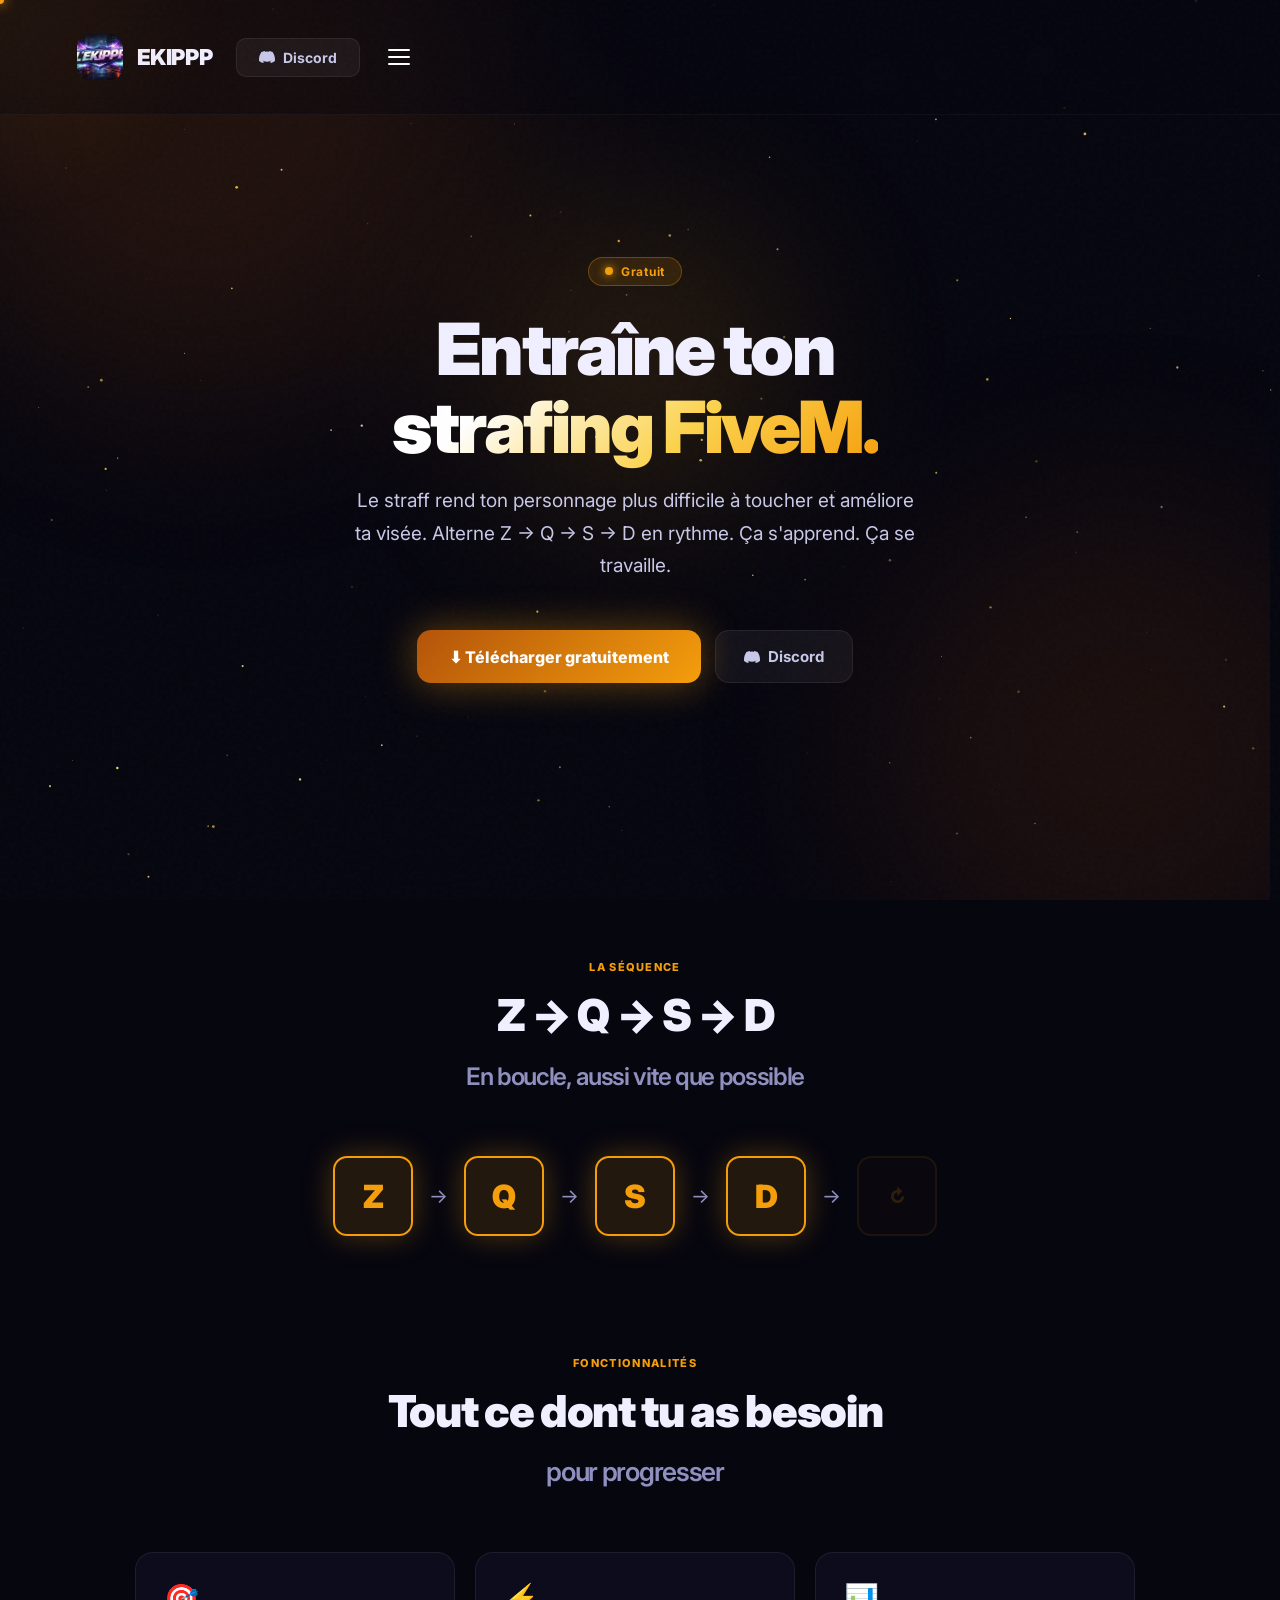
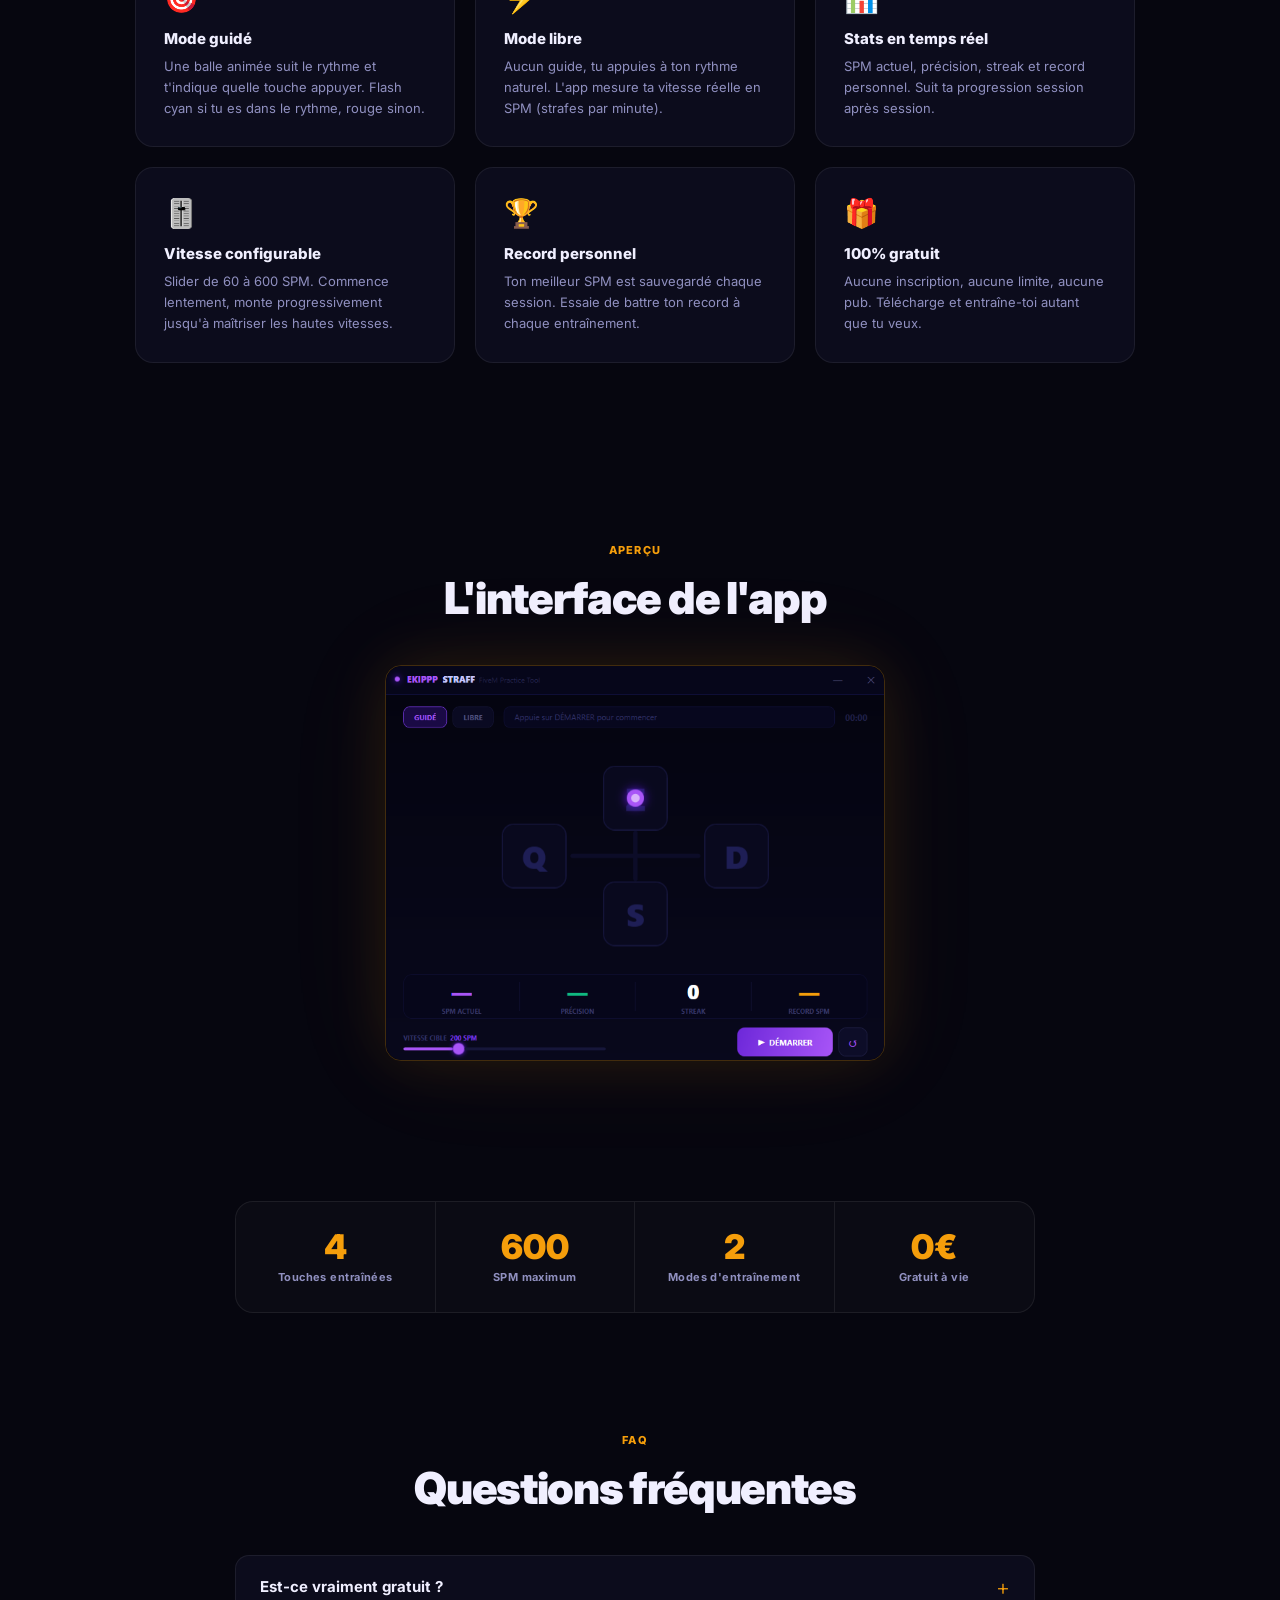
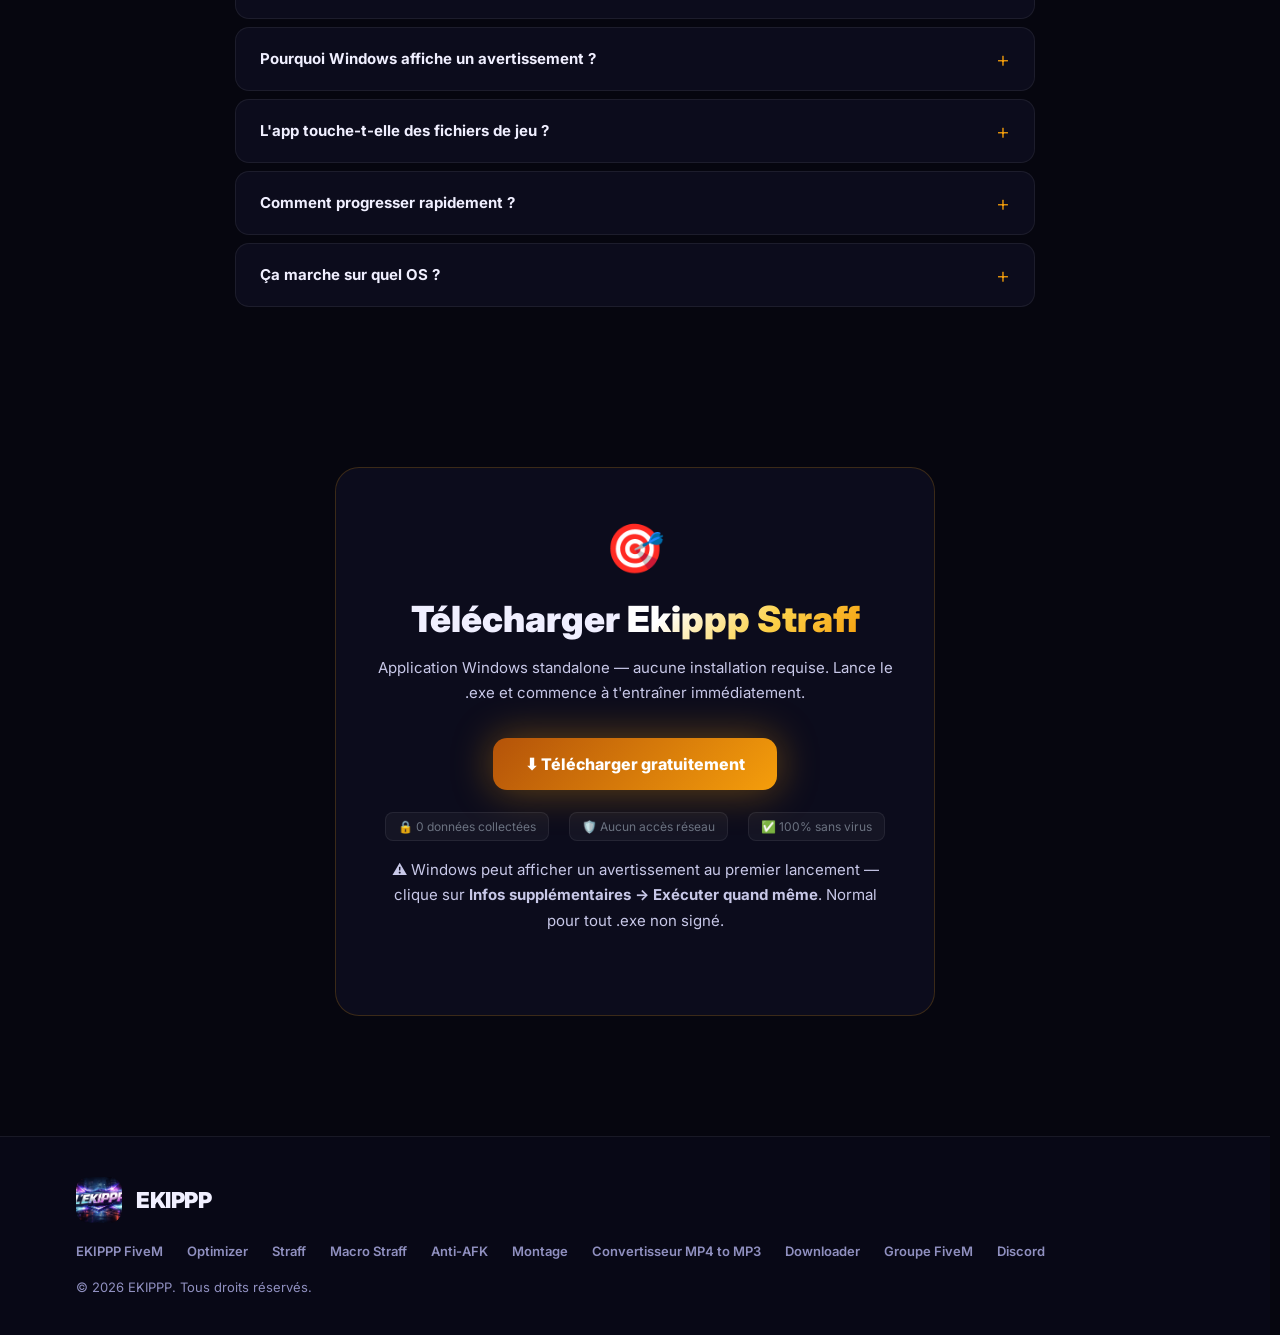
<file: straff.html>
<!DOCTYPE html>
<html lang="fr">
<head>
<meta charset="UTF-8"/>
<meta name="viewport" content="width=device-width,initial-scale=1"/>
<title>EKIPPP Straff — Entraîne ton strafing FiveM</title>
<meta name="description" content="EKIPPP Straff : entraîne ton strafing FiveM gratuitement. Alterne Z → Q → S → D en rythme, mesure ta vitesse en SPM et améliore ta précision au combat."/>
<meta name="keywords" content="straff FiveM, strafing entraînement, ZQSD training, améliorer strafing FiveM, straff trainer gratuit"/>
<meta property="og:type" content="website"/>
<meta property="og:site_name" content="EKIPPP"/>
<meta property="og:title" content="EKIPPP Straff — Entraîneur de strafing FiveM gratuit"/>
<meta property="og:description" content="Entraîne ton strafing FiveM. Alterne Z → Q → S → D en rythme, mesure ta vitesse en SPM. 100% gratuit."/>
<meta property="og:image" content="https://ekippp-site.vercel.app/straff-preview.png"/>
<meta property="og:url" content="https://ekippp-site.vercel.app/straff.html"/>
<meta name="twitter:card" content="summary_large_image"/>
<meta name="twitter:title" content="EKIPPP Straff — Entraîneur de strafing gratuit"/>
<meta name="twitter:description" content="Entraîne ton strafing FiveM. Z → Q → S → D en rythme. Gratuit."/>
<meta name="twitter:image" content="https://ekippp-site.vercel.app/straff-preview.png"/>
<meta name="theme-color" content="#F59E0B"/>
<link rel="icon" href="logo.png" type="image/png"/>
<link rel="canonical" href="https://ekippp-site.vercel.app/straff.html"/>
<link rel="preconnect" href="https://fonts.googleapis.com"/>
<link rel="preconnect" href="https://fonts.gstatic.com" crossorigin/>
<script type="application/ld+json">{"@context":"https://schema.org","@type":"SoftwareApplication","name":"EKIPPP Straff","applicationCategory":"GameApplication","operatingSystem":"Windows 10, Windows 11","offers":{"@type":"Offer","price":"0","priceCurrency":"EUR"},"description":"Entraîne ton strafing FiveM gratuitement. Alterne Z → Q → S → D en rythme, mesure ta vitesse en SPM.","url":"https://ekippp-site.vercel.app/straff.html","publisher":{"@type":"Organization","name":"EKIPPP"}}</script>
<link href="https://fonts.googleapis.com/css2?family=Inter:wght@400;500;600;700;800;900&display=swap" rel="stylesheet"/>
<style>
:root{--bg:#06060F;--bg2:#080816;--bg3:#0C0C1C;--p:#7C3AED;--pl:#A855F7;--pa:#C084FC;--pd:#5B21B6;--t:#F0EFFF;--tm:#C8C8E8;--ts:#9090C0;--border:rgba(255,255,255,.07);--acc:#F59E0B;--accl:#FCD34D;--accd:#B45309}
*{margin:0;padding:0;box-sizing:border-box}html{scroll-behavior:smooth;overflow-y:scroll;scrollbar-gutter:stable;scrollbar-width:thin;scrollbar-color:rgba(124,58,237,.35) transparent}
::-webkit-scrollbar{width:4px}::-webkit-scrollbar-track{background:transparent}::-webkit-scrollbar-thumb{background:rgba(124,58,237,.4);border-radius:4px}
body{font-family:'Inter',sans-serif;background:var(--bg);color:var(--t);overflow-x:hidden;cursor:none}
a{text-decoration:none;color:inherit}
#cursor{position:fixed;pointer-events:none;z-index:9997;border-radius:50%;width:500px;height:500px;background:radial-gradient(circle,rgba(245,158,11,.07) 0%,transparent 65%);transform:translate(-50%,-50%);transition:left .18s ease,top .18s ease}
#cursor-dot{position:fixed;pointer-events:none;z-index:9999;width:8px;height:8px;border-radius:50%;background:var(--acc);transform:translate(-50%,-50%);box-shadow:0 0 12px var(--acc);transition:left .05s,top .05s}
body::after{content:'';position:fixed;inset:0;background-image:url("data:image/svg+xml,%3Csvg viewBox='0 0 256 256' xmlns='http://www.w3.org/2000/svg'%3E%3Cfilter id='n'%3E%3CfeTurbulence type='fractalNoise' baseFrequency='.9' numOctaves='4' stitchTiles='stitch'/%3E%3C/filter%3E%3Crect width='100%25' height='100%25' filter='url(%23n)' opacity='1'/%3E%3C/svg%3E");opacity:.025;pointer-events:none;z-index:9996}
#progress{position:fixed;top:0;left:0;height:2px;background:linear-gradient(90deg,var(--accd),var(--acc));z-index:9000;width:0;transition:width .1s}
nav{position:fixed;top:0;width:100%;z-index:1000;padding:34px 6%;display:flex;align-items:center;gap:24px;background:rgba(6,6,15,.4);backdrop-filter:blur(10px);border-bottom:1px solid rgba(255,255,255,.04);transition:.3s}
nav.scrolled{background:rgba(6,6,15,.92);backdrop-filter:blur(24px);border-bottom:1px solid var(--border);padding:24px 6%}
.logo{display:flex;align-items:center;gap:14px}
nav .btn-ghost{margin-left:auto}
.logo-icon{width:46px;height:46px;border-radius:13px}
.logo-text{font-size:22px;font-weight:900;letter-spacing:-.02em}
.nav-links{display:flex;gap:20px}
.nav-links a{white-space:nowrap}
.nav-links a{font-size:14px;font-weight:700;color:#C8C8E8;transition:.2s;letter-spacing:-.01em}
.nav-links a:hover{color:#fff}
.nav-links a.active{color:var(--acc)}
.nav-burger{display:none;flex-direction:column;gap:5px;cursor:pointer;padding:4px;background:none;border:none}
.nav-burger span{display:block;width:22px;height:2px;background:#fff;border-radius:2px;transition:.3s}
.nav-burger.open span:nth-child(1){transform:rotate(45deg) translate(5px,5px)}
.nav-burger.open span:nth-child(2){opacity:0}
.nav-burger.open span:nth-child(3){transform:rotate(-45deg) translate(5px,-5px)}
@media(max-width:1400px){.nav-links{display:none}.nav-burger{display:flex}}
.mobile-menu{display:none;position:fixed;inset:0;z-index:999;overflow-y:auto;padding:140px 20px 40px;background:rgba(6,6,15,.97);backdrop-filter:blur(20px);flex-direction:column;align-items:center;justify-content:flex-start;gap:36px}
.mobile-menu.open{display:flex}
.mobile-menu a{font-size:22px;font-weight:700;color:#fff;transition:.2s}
.mobile-menu a:hover{color:var(--acc)}
.btn{display:inline-flex;align-items:center;gap:8px;padding:10px 22px;border-radius:10px;font-family:'Inter',sans-serif;font-size:14px;font-weight:700;cursor:pointer;transition:all .25s;border:none}
canvas#particles{position:fixed;inset:0;z-index:0;pointer-events:none}

/* HERO */
.hero{min-height:100vh;display:flex;flex-direction:column;align-items:center;justify-content:center;text-align:center;padding:120px 6% 80px;position:relative;z-index:1}
.hero-mesh{position:absolute;inset:0;overflow:hidden;pointer-events:none;z-index:-1}
.mesh-orb{position:absolute;border-radius:50%;filter:blur(100px);opacity:.15}
.orb1{width:600px;height:600px;background:#B45309;top:-200px;left:-100px}
.orb2{width:500px;height:500px;background:#92400E;bottom:-100px;right:-100px}
.orb3{width:300px;height:300px;background:var(--acc);top:40%;left:50%;transform:translate(-50%,-50%)}
.badge{display:inline-flex;align-items:center;gap:8px;background:rgba(245,158,11,.12);border:1px solid rgba(245,158,11,.3);border-radius:100px;padding:6px 16px;font-size:12px;font-weight:700;color:var(--acc);letter-spacing:.06em;margin-bottom:24px;animation:hero-in .8s cubic-bezier(.23,1,.32,1) both}
.badge-dot{width:8px;height:8px;border-radius:50%;background:var(--acc);box-shadow:0 0 8px var(--acc);animation:dot-pulse 1.6s ease-in-out infinite}
@keyframes dot-pulse{0%,100%{opacity:1;transform:scale(1)}50%{opacity:.4;transform:scale(.85)}}
@keyframes hero-in{from{opacity:0;transform:translateY(20px)}to{opacity:1;transform:translateY(0)}}
.hero h1{font-size:clamp(38px,6vw,72px);font-weight:900;line-height:1.08;letter-spacing:-.04em;margin-bottom:20px;animation:hero-in .9s cubic-bezier(.23,1,.32,1) .1s both}
.grad-gold{background:linear-gradient(135deg,#fff 20%,var(--accl) 60%,var(--acc));-webkit-background-clip:text;-webkit-text-fill-color:transparent;background-clip:text}
.hero-sub{font-size:clamp(15px,1.8vw,19px);color:var(--tm);max-width:560px;line-height:1.7;margin-bottom:48px;animation:hero-in .9s cubic-bezier(.23,1,.32,1) .2s both}
.hero-ctas{display:flex;gap:14px;flex-wrap:wrap;justify-content:center;animation:hero-in .9s cubic-bezier(.23,1,.32,1) .3s both}
.cta-dl{display:inline-flex;align-items:center;gap:10px;padding:16px 32px;background:linear-gradient(135deg,var(--accd),var(--acc));color:#fff;font-family:'Inter',sans-serif;font-size:16px;font-weight:800;border-radius:14px;border:none;cursor:pointer;transition:all .25s;box-shadow:0 0 40px rgba(245,158,11,.4)}
.cta-dl:hover{transform:translateY(-3px);box-shadow:0 0 60px rgba(245,158,11,.6)}
.cta-ghost{display:inline-flex;align-items:center;gap:8px;padding:16px 28px;background:rgba(255,255,255,.05);border:1px solid var(--border);color:var(--tm);font-family:'Inter',sans-serif;font-size:15px;font-weight:700;border-radius:14px;cursor:pointer;transition:.25s}
.cta-ghost:hover{background:rgba(255,255,255,.08);color:var(--t)}

/* KEYS DEMO */
.keys-demo{padding:60px 6% 80px;position:relative;z-index:1;text-align:center}
.keys-row{display:flex;align-items:center;justify-content:center;flex-wrap:wrap;gap:16px;margin:40px 0}
.key-box{width:80px;height:80px;border-radius:14px;display:flex;align-items:center;justify-content:center;font-size:32px;font-weight:900;border:2px solid rgba(245,158,11,.2);background:rgba(245,158,11,.05);color:rgba(245,158,11,.4);font-family:'Inter',sans-serif;transition:.3s}
.key-box.active{border-color:var(--acc);background:rgba(245,158,11,.12);color:var(--acc);box-shadow:0 0 30px rgba(245,158,11,.3)}
.key-arrow{color:var(--ts);font-size:20px}

/* FEATURES */
.features{padding:0 6% 100px;position:relative;z-index:1}
.section-label{font-size:11px;font-weight:800;letter-spacing:.12em;color:var(--acc);text-transform:uppercase;text-align:center;margin-bottom:14px}
.section-title{font-size:clamp(28px,4vw,44px);font-weight:900;text-align:center;letter-spacing:-.03em;margin-bottom:60px}
.feats-grid{display:grid;grid-template-columns:repeat(3,1fr);gap:20px;max-width:1000px;margin:0 auto}
.feat-card{background:var(--bg3);border:1px solid var(--border);border-radius:18px;padding:28px;transition:.3s}
.feat-card:hover{border-color:rgba(245,158,11,.25);transform:translateY(-4px)}
.feat-icon{font-size:28px;margin-bottom:14px}
.feat-title{font-size:15px;font-weight:800;margin-bottom:8px}
.feat-desc{font-size:13px;color:var(--ts);line-height:1.6}

/* STATS */
.stats-band{padding:60px 6%;position:relative;z-index:1}
.stats-row{display:grid;grid-template-columns:repeat(4,1fr);gap:0;max-width:800px;margin:0 auto;background:rgba(255,255,255,.025);border:1px solid var(--border);border-radius:18px;overflow:hidden}
.stat-item{padding:28px 20px;text-align:center;border-right:1px solid var(--border)}
.stat-item:last-child{border:none}
.stat-num{font-size:34px;font-weight:900;color:var(--acc);line-height:1;display:block}
.stat-lbl{font-size:11px;color:var(--ts);font-weight:700;margin-top:6px;display:block;letter-spacing:.04em}

/* DOWNLOAD */
.download{padding:80px 6% 120px;position:relative;z-index:1;text-align:center}
.dl-box{max-width:600px;margin:0 auto;background:var(--bg3);border:1px solid rgba(245,158,11,.2);border-radius:24px;padding:50px 40px}
.dl-box h2{font-size:clamp(24px,3vw,36px);font-weight:900;margin-bottom:14px}
.dl-box p{font-size:15px;color:var(--tm);line-height:1.7;margin-bottom:32px}
.dl-note{font-size:12px;color:var(--ts);margin-top:16px}
.dl-note strong{color:var(--tm)}

footer{background:var(--bg2);border-top:1px solid var(--border);padding:40px 6%}
.footer-inner{display:flex;align-items:center;justify-content:space-between;flex-wrap:wrap;gap:20px}
.footer-links{display:flex;gap:24px;flex-wrap:wrap}
.footer-links a{color:var(--ts);font-size:13px;font-weight:600;transition:.2s}
.footer-links a:hover{color:var(--acc)}
.footer-copy{font-size:13px;color:var(--ts)}
.reveal{opacity:0;transform:translateY(28px);transition:all .7s cubic-bezier(.23,1,.32,1)}
.reveal.visible{opacity:1;transform:translateY(0)}
.delay-1{transition-delay:.1s}.delay-2{transition-delay:.2s}.delay-3{transition-delay:.3s}
@media(max-width:840px){.feats-grid{grid-template-columns:1fr 1fr}.stats-row{grid-template-columns:repeat(2,1fr)}.stat-item:nth-child(2){border-right:none}.stat-item:nth-child(3){border-right:1px solid var(--border)}.stat-item:nth-child(3),.stat-item:nth-child(4){border-top:1px solid var(--border)}.nav-links{display:none}.nav-burger{display:flex}body{cursor:auto}#cursor,#cursor-dot{display:none}}
@media(max-width:520px){.feats-grid{grid-template-columns:1fr}.keys-row{gap:10px}.key-box{width:62px;height:62px;font-size:24px}}
@media(max-width:400px){.keys-row{gap:6px}.key-box{width:42px;height:42px;font-size:17px;border-radius:10px}.key-arrow{font-size:15px}}
.faq-list{display:flex;flex-direction:column;gap:8px;margin-top:40px}
.faq-item{background:var(--bg3);border:1px solid var(--border);border-radius:14px;overflow:hidden;transition:border-color .2s}
.faq-item:hover{border-color:rgba(245,158,11,.25)}
.faq-q{width:100%;text-align:left;background:none;border:none;color:var(--t);font-family:'Inter',sans-serif;font-size:15px;font-weight:700;padding:20px 24px;cursor:pointer;display:flex;justify-content:space-between;align-items:center;gap:16px;transition:background .2s}
.faq-q:hover{background:rgba(255,255,255,.02)}
.faq-arr{font-size:22px;color:var(--acc);font-weight:300;transition:transform .25s;flex-shrink:0;line-height:1}
.faq-item.open .faq-arr{transform:rotate(45deg)}
.faq-a{color:var(--ts);font-size:14px;line-height:1.8;padding:0 24px;max-height:0;overflow:hidden;transition:max-height .35s ease,padding .35s ease}
.faq-item.open .faq-a{max-height:200px;padding:0 24px 20px}
</style>
</head>
<body>
<div id="cursor"></div><div id="cursor-dot"></div>
<canvas id="particles"></canvas>
<div id="progress"></div>

<nav id="nav">
  <a href="index.html" class="logo">
    <img src="logo.png" class="logo-icon" style="object-fit:cover" alt="Logo EKIPPP"/>
    <span class="logo-text">EKIPPP</span>
  </a>
  <div class="nav-links">
    <a href="index.html">Accueil</a>
    <a href="ekippp.html">EKIPPP FiveM</a>
    <a href="optimizer.html">Optimizer</a>
    <a href="straff.html" class="active">Straff</a>
    <a href="macrostraff.html">Macro Straff</a>
    <a href="antifk.html">Anti-AFK</a>
    <a href="montage.html">Montage</a>
    <a href="convertisseur.html">Convertisseur MP4 to MP3</a>
    <a href="downloader.html">Downloader</a>
    <a href="groupe.html">Groupe FiveM</a>
  </div>
  <a href="https://discord.gg/YUKQRUj9Qs" target="_blank" class="btn" style="background:rgba(255,255,255,.05);border:1px solid var(--border);color:var(--tm);font-size:14px;font-weight:700">
    <svg width="16" height="16" viewBox="0 0 24 24" fill="currentColor"><path d="M20.317 4.37a19.791 19.791 0 0 0-4.885-1.515.074.074 0 0 0-.079.037c-.21.375-.444.864-.608 1.25a18.27 18.27 0 0 0-5.487 0 12.64 12.64 0 0 0-.617-1.25.077.077 0 0 0-.079-.037A19.736 19.736 0 0 0 3.677 4.37a.07.07 0 0 0-.032.027C.533 9.046-.32 13.58.099 18.057a.082.082 0 0 0 .031.057 19.9 19.9 0 0 0 5.993 3.03.078.078 0 0 0 .084-.028c.462-.63.874-1.295 1.226-1.994a.076.076 0 0 0-.041-.106 13.107 13.107 0 0 1-1.872-.892.077.077 0 0 1-.008-.128 10.2 10.2 0 0 0 .372-.292.074.074 0 0 1 .077-.01c3.928 1.793 8.18 1.793 12.062 0a.074.074 0 0 1 .078.01c.12.098.246.198.373.292a.077.077 0 0 1-.006.127 12.299 12.299 0 0 1-1.873.892.077.077 0 0 0-.041.107c.36.698.772 1.362 1.225 1.993a.076.076 0 0 0 .084.028 19.839 19.839 0 0 0 6.002-3.03.077.077 0 0 0 .032-.054c.5-5.177-.838-9.674-3.549-13.66a.061.061 0 0 0-.031-.03z"/></svg>
    Discord
  </a>
  <button class="nav-burger" id="burger" onclick="toggleMenu()" aria-label="Menu"><span></span><span></span><span></span></button>
</nav>
<div class="mobile-menu" id="mobileMenu">
  <a href="ekippp.html" onclick="toggleMenu()">EKIPPP FiveM</a>
  <a href="optimizer.html" onclick="toggleMenu()">Optimizer</a>
  <a href="straff.html" onclick="toggleMenu()">Straff</a>
  <a href="macrostraff.html" onclick="toggleMenu()">Macro Straff</a>
  <a href="antifk.html" onclick="toggleMenu()">Anti-AFK</a>
  <a href="montage.html" onclick="toggleMenu()">Montage</a>
  <a href="convertisseur.html" onclick="toggleMenu()">Convertisseur MP4 to MP3</a>
  <a href="downloader.html" onclick="toggleMenu()">Downloader</a>
  <a href="groupe.html" onclick="toggleMenu()">Groupe FiveM</a>
  <a href="https://discord.gg/YUKQRUj9Qs" target="_blank" onclick="toggleMenu()">Discord</a>
</div>
<script>function toggleMenu(){document.getElementById('burger').classList.toggle('open');document.getElementById('mobileMenu').classList.toggle('open');}</script>

<!-- HERO -->
<section class="hero">
  <div class="hero-mesh">
    <div class="mesh-orb orb1"></div><div class="mesh-orb orb2"></div><div class="mesh-orb orb3"></div>
  </div>
  <div class="badge"><div class="badge-dot"></div>Gratuit</div>
  <h1>Entraîne ton<br/><span class="grad-gold">strafing FiveM.</span></h1>
  <p class="hero-sub">Le straff rend ton personnage plus difficile à toucher et améliore ta visée. Alterne Z → Q → S → D en rythme. Ça s'apprend. Ça se travaille.</p>
  <div class="hero-ctas">
    <a href="#download" class="cta-dl">⬇ Télécharger gratuitement</a>
    <a href="https://discord.gg/YUKQRUj9Qs" target="_blank" class="cta-ghost">
      <svg width="16" height="16" viewBox="0 0 24 24" fill="currentColor"><path d="M20.317 4.37a19.791 19.791 0 0 0-4.885-1.515.074.074 0 0 0-.079.037c-.21.375-.444.864-.608 1.25a18.27 18.27 0 0 0-5.487 0 12.64 12.64 0 0 0-.617-1.25.077.077 0 0 0-.079-.037A19.736 19.736 0 0 0 3.677 4.37a.07.07 0 0 0-.032.027C.533 9.046-.32 13.58.099 18.057a.082.082 0 0 0 .031.057 19.9 19.9 0 0 0 5.993 3.03.078.078 0 0 0 .084-.028c.462-.63.874-1.295 1.226-1.994a.076.076 0 0 0-.041-.106 13.107 13.107 0 0 1-1.872-.892.077.077 0 0 1-.008-.128 10.2 10.2 0 0 0 .372-.292.074.074 0 0 1 .077-.01c3.928 1.793 8.18 1.793 12.062 0a.074.074 0 0 1 .078.01c.12.098.246.198.373.292a.077.077 0 0 1-.006.127 12.299 12.299 0 0 1-1.873.892.077.077 0 0 0-.041.107c.36.698.772 1.362 1.225 1.993a.076.076 0 0 0 .084.028 19.839 19.839 0 0 0 6.002-3.03.077.077 0 0 0 .032-.054c.5-5.177-.838-9.674-3.549-13.66a.061.061 0 0 0-.031-.03z"/></svg>
      Discord
    </a>
  </div>
</section>

<!-- KEYS DEMO -->
<section class="keys-demo reveal">
  <div class="section-label">La séquence</div>
  <div class="section-title">Z → Q → S → D<br/><span style="font-size:.55em;color:var(--ts);font-weight:600">En boucle, aussi vite que possible</span></div>
  <div class="keys-row">
    <div class="key-box active">Z</div>
    <div class="key-arrow">→</div>
    <div class="key-box active">Q</div>
    <div class="key-arrow">→</div>
    <div class="key-box active">S</div>
    <div class="key-arrow">→</div>
    <div class="key-box active">D</div>
    <div class="key-arrow">→</div>
    <div class="key-box" style="font-size:18px;opacity:.4">↻</div>
  </div>
</section>

<!-- FEATURES -->
<section class="features">
  <div class="section-label">Fonctionnalités</div>
  <div class="section-title">Tout ce dont tu as besoin<br/><span style="font-size:.6em;color:var(--ts);font-weight:600">pour progresser</span></div>
  <div class="feats-grid">
    <div class="feat-card reveal">
      <div class="feat-icon">🎯</div>
      <div class="feat-title">Mode guidé</div>
      <div class="feat-desc">Une balle animée suit le rythme et t'indique quelle touche appuyer. Flash cyan si tu es dans le rythme, rouge sinon.</div>
    </div>
    <div class="feat-card reveal delay-1">
      <div class="feat-icon">⚡</div>
      <div class="feat-title">Mode libre</div>
      <div class="feat-desc">Aucun guide, tu appuies à ton rythme naturel. L'app mesure ta vitesse réelle en SPM (strafes par minute).</div>
    </div>
    <div class="feat-card reveal delay-2">
      <div class="feat-icon">📊</div>
      <div class="feat-title">Stats en temps réel</div>
      <div class="feat-desc">SPM actuel, précision, streak et record personnel. Suit ta progression session après session.</div>
    </div>
    <div class="feat-card reveal">
      <div class="feat-icon">🎚️</div>
      <div class="feat-title">Vitesse configurable</div>
      <div class="feat-desc">Slider de 60 à 600 SPM. Commence lentement, monte progressivement jusqu'à maîtriser les hautes vitesses.</div>
    </div>
    <div class="feat-card reveal delay-1">
      <div class="feat-icon">🏆</div>
      <div class="feat-title">Record personnel</div>
      <div class="feat-desc">Ton meilleur SPM est sauvegardé chaque session. Essaie de battre ton record à chaque entraînement.</div>
    </div>
    <div class="feat-card reveal delay-2">
      <div class="feat-icon">🎁</div>
      <div class="feat-title">100% gratuit</div>
      <div class="feat-desc">Aucune inscription, aucune limite, aucune pub. Télécharge et entraîne-toi autant que tu veux.</div>
    </div>
  </div>
</section>

<!-- PREVIEW -->
<section style="padding:80px 6%;text-align:center">
  <div class="reveal">
    <div class="section-label">Aperçu</div>
    <div class="section-title" style="margin-bottom:40px">L'interface de l'app</div>
  </div>
  <div class="reveal" style="max-width:500px;margin:0 auto">
    <div class="ss-card-app">
      <img src="straff-preview.png" alt="Ekippp Straff interface" loading="lazy"/>
    </div>
  </div>
</section>

<!-- STATS -->
<section class="stats-band reveal">
  <div class="stats-row">
    <div class="stat-item"><span class="stat-num">4</span><span class="stat-lbl">Touches entraînées</span></div>
    <div class="stat-item"><span class="stat-num">600</span><span class="stat-lbl">SPM maximum</span></div>
    <div class="stat-item"><span class="stat-num">2</span><span class="stat-lbl">Modes d'entraînement</span></div>
    <div class="stat-item"><span class="stat-num">0€</span><span class="stat-lbl">Gratuit à vie</span></div>
  </div>
</section>

<!-- FAQ -->
<section style="padding:60px 6% 80px;position:relative;z-index:1">
  <div class="reveal" style="max-width:800px;margin:0 auto">
    <div class="section-label">FAQ</div>
    <div class="section-title" style="margin-bottom:0">Questions fréquentes</div>
    <div class="faq-list">
      <div class="faq-item">
        <button class="faq-q" onclick="toggleFaq(this)">Est-ce vraiment gratuit ?<span class="faq-arr">+</span></button>
        <div class="faq-a">Oui, Ekippp Straff est 100% gratuit — sans inscription, sans limite et sans pub. Télécharge et entraîne-toi autant que tu veux.</div>
      </div>
      <div class="faq-item">
        <button class="faq-q" onclick="toggleFaq(this)">Pourquoi Windows affiche un avertissement ?<span class="faq-arr">+</span></button>
        <div class="faq-a">L'app n'est pas signée avec un certificat payant. Clique "Informations complémentaires" puis "Exécuter quand même" — c'est normal pour tout .exe non signé par un éditeur certifié.</div>
      </div>
      <div class="faq-item">
        <button class="faq-q" onclick="toggleFaq(this)">L'app touche-t-elle des fichiers de jeu ?<span class="faq-arr">+</span></button>
        <div class="faq-a">Non. Ekippp Straff ne touche aucun fichier de jeu et n'envoie aucune donnée sur internet. Tout fonctionne 100% en local sur ton PC.</div>
      </div>
      <div class="faq-item">
        <button class="faq-q" onclick="toggleFaq(this)">Comment progresser rapidement ?<span class="faq-arr">+</span></button>
        <div class="faq-a">Commence en mode guidé à 100-150 SPM et monte progressivement. 15 minutes par jour pendant une semaine font une vraie différence en jeu.</div>
      </div>
      <div class="faq-item">
        <button class="faq-q" onclick="toggleFaq(this)">Ça marche sur quel OS ?<span class="faq-arr">+</span></button>
        <div class="faq-a">Windows 10 et Windows 11 uniquement. C'est un .exe standalone, aucune installation requise — lance et c'est bon.</div>
      </div>
    </div>
  </div>
</section>

<!-- DOWNLOAD -->
<section class="download" id="download">
  <div class="dl-box reveal">
    <div style="font-size:48px;margin-bottom:20px">🎯</div>
    <h2>Télécharger <span class="grad-gold">Ekippp Straff</span></h2>
    <p>Application Windows standalone — aucune installation requise. Lance le .exe et commence à t'entraîner immédiatement.</p>
    <a href="/api/download?app=straff" class="cta-dl" style="display:inline-flex;text-decoration:none" download>
      ⬇ Télécharger gratuitement
    </a>
    <div style="display:flex;justify-content:center;gap:20px;flex-wrap:wrap;margin-top:22px;margin-bottom:4px">
      <span style="display:inline-flex;align-items:center;gap:6px;font-size:12px;color:#6B7280;background:rgba(255,255,255,.04);border:1px solid rgba(255,255,255,.07);padding:6px 12px;border-radius:8px">🔒 0 données collectées</span>
      <span style="display:inline-flex;align-items:center;gap:6px;font-size:12px;color:#6B7280;background:rgba(255,255,255,.04);border:1px solid rgba(255,255,255,.07);padding:6px 12px;border-radius:8px">🛡️ Aucun accès réseau</span>
      <span style="display:inline-flex;align-items:center;gap:6px;font-size:12px;color:#6B7280;background:rgba(255,255,255,.04);border:1px solid rgba(255,255,255,.07);padding:6px 12px;border-radius:8px">✅ 100% sans virus</span>
    </div>
    <p class="dl-note">⚠️ Windows peut afficher un avertissement au premier lancement — clique sur <strong>Infos supplémentaires → Exécuter quand même</strong>. Normal pour tout .exe non signé.</p>
  </div>
</section>

<footer>
  <div class="footer-inner">
    <a href="index.html" class="logo"><img src="logo.png" class="logo-icon" style="object-fit:cover" alt="Logo EKIPPP"/><span class="logo-text">EKIPPP</span></a>
    <div class="footer-links">
      <a href="ekippp.html">EKIPPP FiveM</a>
      <a href="optimizer.html">Optimizer</a>
      <a href="straff.html">Straff</a>
    <a href="macrostraff.html">Macro Straff</a>
      <a href="antifk.html">Anti-AFK</a>
      <a href="montage.html">Montage</a>
      <a href="convertisseur.html">Convertisseur MP4 to MP3</a>
    <a href="downloader.html">Downloader</a>
    <a href="groupe.html">Groupe FiveM</a>
      <a href="https://discord.gg/YUKQRUj9Qs" target="_blank">Discord</a>
    </div>
    <div class="footer-copy">© 2026 EKIPPP. Tous droits réservés.</div>
  </div>
</footer>

<style>
.ss-card-app{border-radius:16px;overflow:hidden;border:1px solid rgba(245,158,11,.25);box-shadow:0 0 60px rgba(245,158,11,.12),0 0 120px rgba(245,158,11,.06);transition:transform .25s,box-shadow .25s}
.ss-card-app:hover{transform:translateY(-6px);box-shadow:0 12px 60px rgba(245,158,11,.3)}
.ss-card-app img{width:100%;display:block;border-radius:16px}
</style>
<script>
const cur=document.getElementById('cursor'),dot=document.getElementById('cursor-dot');
document.addEventListener('mousemove',e=>{dot.style.left=e.clientX+'px';dot.style.top=e.clientY+'px';cur.style.left=e.clientX+'px';cur.style.top=e.clientY+'px';});
document.querySelectorAll('a,button').forEach(el=>{el.addEventListener('mouseenter',()=>{dot.style.transform='translate(-50%,-50%) scale(2.5)';dot.style.opacity='.6'});el.addEventListener('mouseleave',()=>{dot.style.transform='translate(-50%,-50%) scale(1)';dot.style.opacity='1'});});
window.addEventListener('scroll',()=>{const pct=(scrollY/(document.body.scrollHeight-innerHeight))*100;document.getElementById('progress').style.width=pct+'%';document.getElementById('nav').classList.toggle('scrolled',scrollY>60);});
const canvas=document.getElementById('particles'),ctx=canvas.getContext('2d');let W,H,stars=[];
function resize(){W=canvas.width=innerWidth;H=canvas.height=innerHeight}resize();window.addEventListener('resize',resize);
function mkStar(){return{x:Math.random()*W,y:Math.random()*H,r:Math.random()*1.2+.2,o:Math.random(),speed:Math.random()*.3+.05,color:`hsl(${35+Math.random()*20},${70+Math.random()*20}%,${60+Math.random()*20}%)`}}
for(let i=0;i<160;i++)stars.push(mkStar());
(function tick(){ctx.clearRect(0,0,W,H);stars.forEach(s=>{s.o+=Math.sin(Date.now()*.0008+s.x)*.008;s.o=Math.max(.05,Math.min(.9,s.o));ctx.beginPath();ctx.arc(s.x,s.y,s.r,0,Math.PI*2);ctx.fillStyle=s.color;ctx.globalAlpha=s.o;ctx.fill();s.y-=s.speed;if(s.y<-5){s.y=H+5;s.x=Math.random()*W}});ctx.globalAlpha=1;requestAnimationFrame(tick);})();
const obs=new IntersectionObserver(entries=>{entries.forEach(e=>{if(e.isIntersecting)e.target.classList.add('visible')})},{threshold:.12});
document.querySelectorAll('.reveal').forEach(el=>obs.observe(el));
function toggleFaq(btn){btn.parentElement.classList.toggle('open')}
</script>
</body>
</html>
</file>
